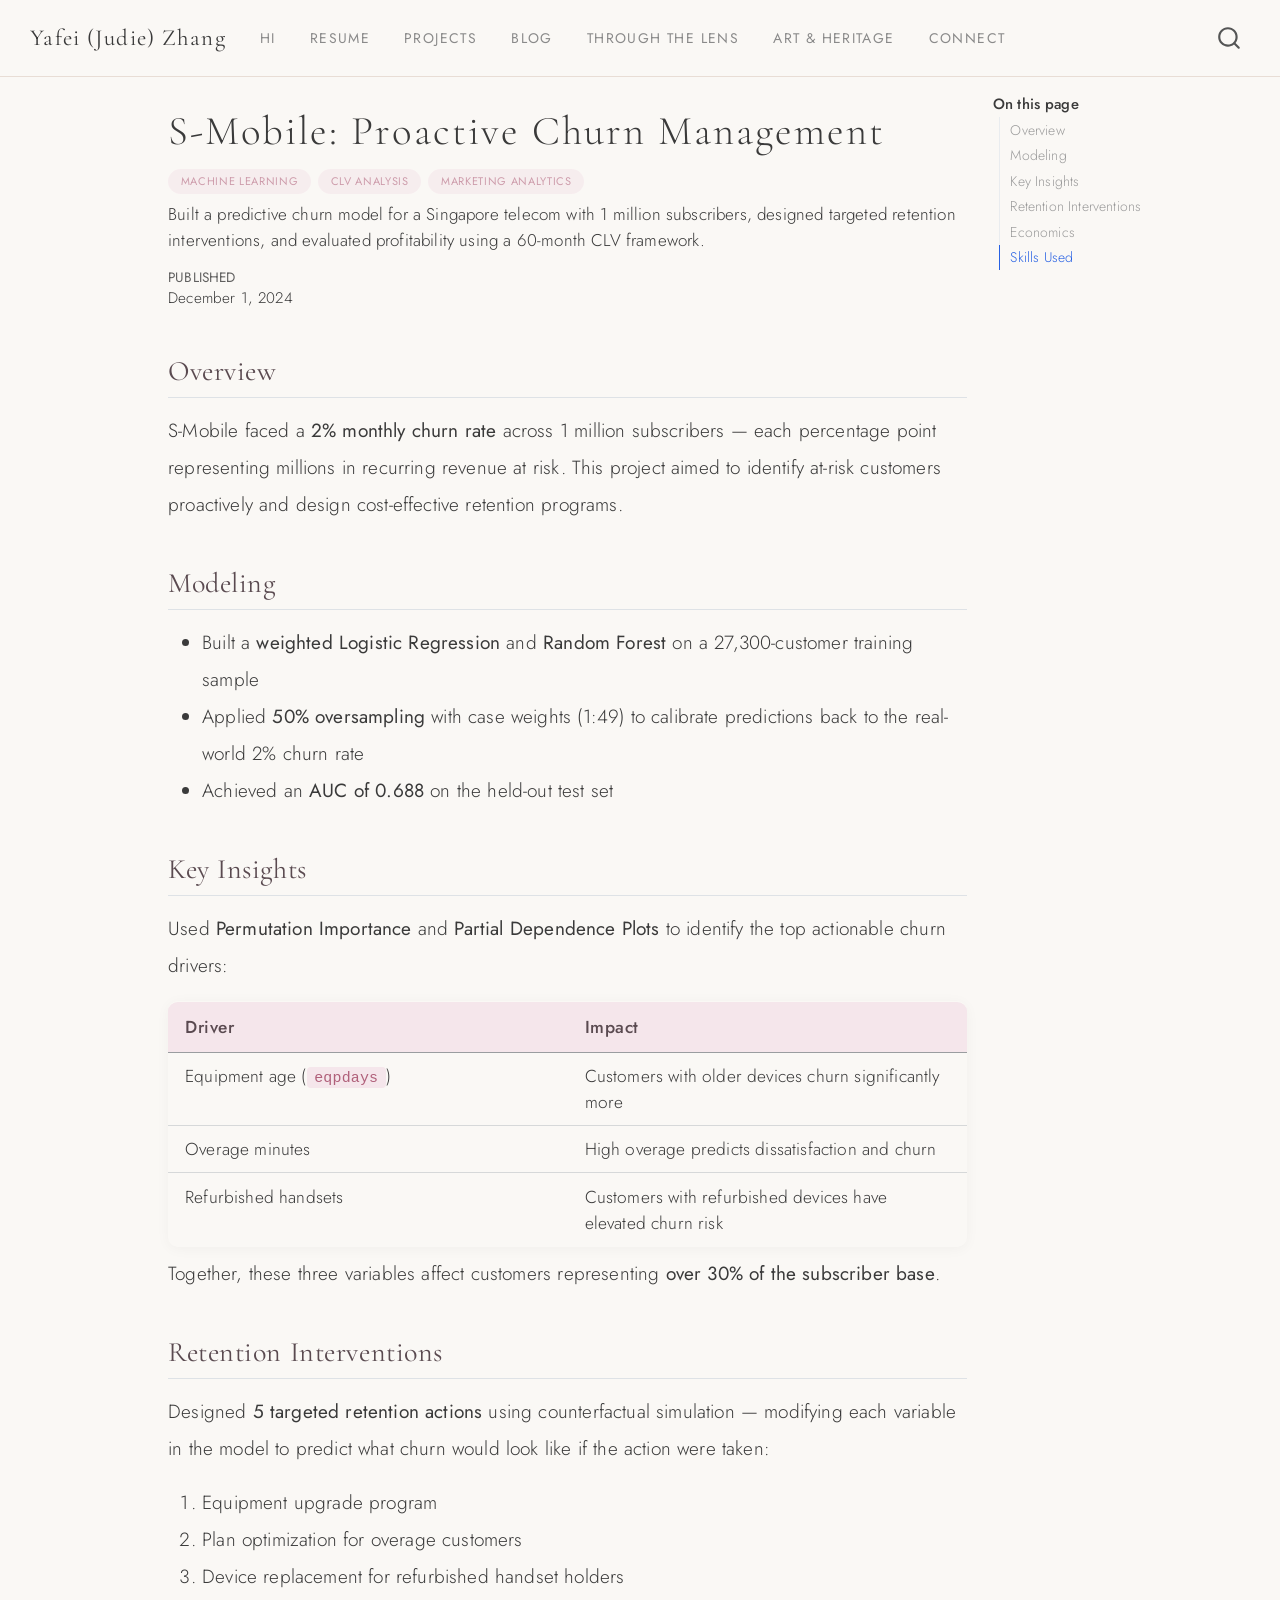
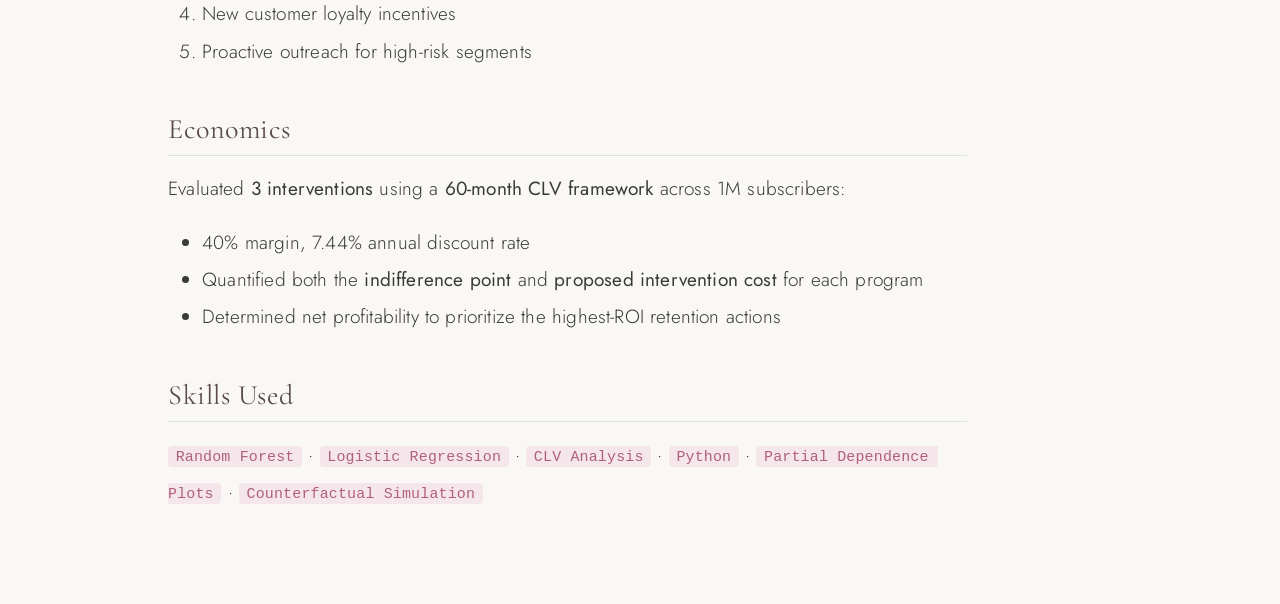
<file: docs/projects/project1/index.html>
<!DOCTYPE html>
<html xmlns="http://www.w3.org/1999/xhtml" lang="en" xml:lang="en"><head>

<meta charset="utf-8">
<meta name="generator" content="quarto-1.9.36">

<meta name="viewport" content="width=device-width, initial-scale=1.0, user-scalable=yes">

<meta name="dcterms.date" content="2024-12-01">
<meta name="description" content="Built a predictive churn model for a Singapore telecom with 1 million subscribers, designed targeted retention interventions, and evaluated profitability using a 60-month CLV framework.">

<title>S-Mobile: Proactive Churn Management – Yafei (Judie) Zhang</title>
<style>
/* Default styles provided by pandoc.
** See https://pandoc.org/MANUAL.html#variables-for-html for config info.
*/
code{white-space: pre-wrap;}
span.smallcaps{font-variant: small-caps;}
div.columns{display: flex; gap: min(4vw, 1.5em);}
div.column{flex: auto; overflow-x: auto;}
div.hanging-indent{margin-left: 1.5em; text-indent: -1.5em;}
ul.task-list{list-style: none;}
ul.task-list li input[type="checkbox"] {
  width: 0.8em;
  margin: 0 0.8em 0.2em -1em; /* quarto-specific, see https://github.com/quarto-dev/quarto-cli/issues/4556 */ 
  vertical-align: middle;
}
</style>


<script src="../../site_libs/quarto-nav/quarto-nav.js"></script>
<script src="../../site_libs/quarto-nav/headroom.min.js"></script>
<script src="../../site_libs/clipboard/clipboard.min.js"></script>
<script src="../../site_libs/quarto-search/autocomplete.umd.js"></script>
<script src="../../site_libs/quarto-search/fuse.min.js"></script>
<script src="../../site_libs/quarto-search/quarto-search.js"></script>
<meta name="quarto:offset" content="../../">
<link href="../../favicon.svg" rel="icon" type="image/svg+xml">
<script src="../../site_libs/quarto-html/quarto.js" type="module"></script>
<script src="../../site_libs/quarto-html/tabsets/tabsets.js" type="module"></script>
<script src="../../site_libs/quarto-html/popper.min.js"></script>
<script src="../../site_libs/quarto-html/tippy.umd.min.js"></script>
<script src="../../site_libs/quarto-html/anchor.min.js"></script>
<link href="../../site_libs/quarto-html/tippy.css" rel="stylesheet">
<link href="../../site_libs/quarto-html/quarto-syntax-highlighting-845c23b38eaddc0f92fda52bfe77a8c8.css" rel="stylesheet" id="quarto-text-highlighting-styles">
<script src="../../site_libs/bootstrap/bootstrap.min.js"></script>
<link href="../../site_libs/bootstrap/bootstrap-icons.css" rel="stylesheet">
<link href="../../site_libs/bootstrap/bootstrap-158031087360bce0ff56dc785ce39e06.min.css" rel="stylesheet" append-hash="true" id="quarto-bootstrap" data-mode="light">
<script id="quarto-search-options" type="application/json">{
  "location": "navbar",
  "copy-button": false,
  "collapse-after": 3,
  "panel-placement": "end",
  "type": "overlay",
  "limit": 50,
  "keyboard-shortcut": [
    "f",
    "/",
    "s"
  ],
  "show-item-context": false,
  "language": {
    "search-no-results-text": "No results",
    "search-matching-documents-text": "matching documents",
    "search-copy-link-title": "Copy link to search",
    "search-hide-matches-text": "Hide additional matches",
    "search-more-match-text": "more match in this document",
    "search-more-matches-text": "more matches in this document",
    "search-clear-button-title": "Clear",
    "search-text-placeholder": "",
    "search-detached-cancel-button-title": "Cancel",
    "search-submit-button-title": "Submit",
    "search-label": "Search"
  }
}</script>
<script async="" src="https://www.googletagmanager.com/gtag/js?id=G-XXXXXXXXXX"></script>

<script type="text/javascript">

window.dataLayer = window.dataLayer || [];
function gtag(){dataLayer.push(arguments);}
gtag('js', new Date());
gtag('config', 'G-XXXXXXXXXX', { 'anonymize_ip': true});
</script>


<link rel="stylesheet" href="../../styles.css">
<meta property="og:title" content="S-Mobile: Proactive Churn Management – Yafei (Judie) Zhang">
<meta property="og:description" content="Built a predictive churn model for a Singapore telecom with 1 million subscribers, designed targeted retention interventions, and evaluated profitability using a 60-month CLV framework.">
<meta property="og:site_name" content="Yafei (Judie) Zhang">
<meta property="og:locale" content="en_US">
<meta name="twitter:title" content="S-Mobile: Proactive Churn Management – Yafei (Judie) Zhang">
<meta name="twitter:description" content="Built a predictive churn model for a Singapore telecom with 1 million subscribers, designed targeted retention interventions, and evaluated profitability using a 60-month CLV framework.">
<meta name="twitter:card" content="summary_large_image">
</head>

<body class="nav-fixed quarto-light">

<div id="quarto-search-results"></div>
  <header id="quarto-header" class="headroom fixed-top">
    <nav class="navbar navbar-expand-lg " data-bs-theme="dark">
      <div class="navbar-container container-fluid">
      <div class="navbar-brand-container mx-auto">
    <a class="navbar-brand" href="../../index.html">
    <span class="navbar-title">Yafei (Judie) Zhang</span>
    </a>
  </div>
            <div id="quarto-search" class="" title="Search"></div>
          <button class="navbar-toggler" type="button" data-bs-toggle="collapse" data-bs-target="#navbarCollapse" aria-controls="navbarCollapse" role="menu" aria-expanded="false" aria-label="Toggle navigation" onclick="if (window.quartoToggleHeadroom) { window.quartoToggleHeadroom(); }">
  <span class="navbar-toggler-icon"></span>
</button>
          <div class="collapse navbar-collapse" id="navbarCollapse">
            <ul class="navbar-nav navbar-nav-scroll me-auto">
  <li class="nav-item">
    <a class="nav-link" href="../../index.html"> 
<span class="menu-text">Hi</span></a>
  </li>  
  <li class="nav-item">
    <a class="nav-link" href="../../cv.html"> 
<span class="menu-text">Resume</span></a>
  </li>  
  <li class="nav-item">
    <a class="nav-link" href="../../projects.html"> 
<span class="menu-text">Projects</span></a>
  </li>  
  <li class="nav-item">
    <a class="nav-link" href="../../blog.html"> 
<span class="menu-text">Blog</span></a>
  </li>  
  <li class="nav-item">
    <a class="nav-link" href="../../lens.html"> 
<span class="menu-text">Through the Lens</span></a>
  </li>  
  <li class="nav-item">
    <a class="nav-link" href="../../art.html"> 
<span class="menu-text">Art &amp; Heritage</span></a>
  </li>  
  <li class="nav-item">
    <a class="nav-link" href="../../connect.html"> 
<span class="menu-text">Connect</span></a>
  </li>  
</ul>
          </div> <!-- /navcollapse -->
            <div class="quarto-navbar-tools">
</div>
      </div> <!-- /container-fluid -->
    </nav>
</header>
<!-- content -->
<div id="quarto-content" class="quarto-container page-columns page-rows-contents page-layout-article page-navbar">
<!-- sidebar -->
<!-- margin-sidebar -->
    <div id="quarto-margin-sidebar" class="sidebar margin-sidebar">
        <nav id="TOC" role="doc-toc" class="toc-active">
    <h2 id="toc-title">On this page</h2>
   
  <ul>
  <li><a href="#overview" id="toc-overview" class="nav-link active" data-scroll-target="#overview">Overview</a></li>
  <li><a href="#modeling" id="toc-modeling" class="nav-link" data-scroll-target="#modeling">Modeling</a></li>
  <li><a href="#key-insights" id="toc-key-insights" class="nav-link" data-scroll-target="#key-insights">Key Insights</a></li>
  <li><a href="#retention-interventions" id="toc-retention-interventions" class="nav-link" data-scroll-target="#retention-interventions">Retention Interventions</a></li>
  <li><a href="#economics" id="toc-economics" class="nav-link" data-scroll-target="#economics">Economics</a></li>
  <li><a href="#skills-used" id="toc-skills-used" class="nav-link" data-scroll-target="#skills-used">Skills Used</a></li>
  </ul>
</nav>
    </div>
<!-- main -->
<main class="content" id="quarto-document-content">

<header id="title-block-header" class="quarto-title-block default">
<div class="quarto-title">
<h1 class="title">S-Mobile: Proactive Churn Management</h1>
  <div class="quarto-categories">
    <div class="quarto-category">Machine Learning</div>
    <div class="quarto-category">CLV Analysis</div>
    <div class="quarto-category">Marketing Analytics</div>
  </div>
  </div>

<div>
  <div class="description">
    Built a predictive churn model for a Singapore telecom with 1 million subscribers, designed targeted retention interventions, and evaluated profitability using a 60-month CLV framework.
  </div>
</div>


<div class="quarto-title-meta">

    
    <div>
    <div class="quarto-title-meta-heading">Published</div>
    <div class="quarto-title-meta-contents">
      <p class="date">December 1, 2024</p>
    </div>
  </div>
  
    
  </div>
  


</header>


<section id="overview" class="level2">
<h2 class="anchored" data-anchor-id="overview">Overview</h2>
<p>S-Mobile faced a <strong>2% monthly churn rate</strong> across 1 million subscribers — each percentage point representing millions in recurring revenue at risk. This project aimed to identify at-risk customers proactively and design cost-effective retention programs.</p>
</section>
<section id="modeling" class="level2">
<h2 class="anchored" data-anchor-id="modeling">Modeling</h2>
<ul>
<li>Built a <strong>weighted Logistic Regression</strong> and <strong>Random Forest</strong> on a 27,300-customer training sample</li>
<li>Applied <strong>50% oversampling</strong> with case weights (1:49) to calibrate predictions back to the real-world 2% churn rate</li>
<li>Achieved an <strong>AUC of 0.688</strong> on the held-out test set</li>
</ul>
</section>
<section id="key-insights" class="level2">
<h2 class="anchored" data-anchor-id="key-insights">Key Insights</h2>
<p>Used <strong>Permutation Importance</strong> and <strong>Partial Dependence Plots</strong> to identify the top actionable churn drivers:</p>
<table class="caption-top table">
<colgroup>
<col style="width: 50%">
<col style="width: 50%">
</colgroup>
<thead>
<tr class="header">
<th>Driver</th>
<th>Impact</th>
</tr>
</thead>
<tbody>
<tr class="odd">
<td>Equipment age (<code>eqpdays</code>)</td>
<td>Customers with older devices churn significantly more</td>
</tr>
<tr class="even">
<td>Overage minutes</td>
<td>High overage predicts dissatisfaction and churn</td>
</tr>
<tr class="odd">
<td>Refurbished handsets</td>
<td>Customers with refurbished devices have elevated churn risk</td>
</tr>
</tbody>
</table>
<p>Together, these three variables affect customers representing <strong>over 30% of the subscriber base</strong>.</p>
</section>
<section id="retention-interventions" class="level2">
<h2 class="anchored" data-anchor-id="retention-interventions">Retention Interventions</h2>
<p>Designed <strong>5 targeted retention actions</strong> using counterfactual simulation — modifying each variable in the model to predict what churn would look like if the action were taken:</p>
<ol type="1">
<li>Equipment upgrade program</li>
<li>Plan optimization for overage customers</li>
<li>Device replacement for refurbished handset holders</li>
<li>New customer loyalty incentives</li>
<li>Proactive outreach for high-risk segments</li>
</ol>
</section>
<section id="economics" class="level2">
<h2 class="anchored" data-anchor-id="economics">Economics</h2>
<p>Evaluated <strong>3 interventions</strong> using a <strong>60-month CLV framework</strong> across 1M subscribers:</p>
<ul>
<li>40% margin, 7.44% annual discount rate</li>
<li>Quantified both the <strong>indifference point</strong> and <strong>proposed intervention cost</strong> for each program</li>
<li>Determined net profitability to prioritize the highest-ROI retention actions</li>
</ul>
</section>
<section id="skills-used" class="level2">
<h2 class="anchored" data-anchor-id="skills-used">Skills Used</h2>
<p><code>Random Forest</code> · <code>Logistic Regression</code> · <code>CLV Analysis</code> · <code>Python</code> · <code>Partial Dependence Plots</code> · <code>Counterfactual Simulation</code></p>


</section>

</main> <!-- /main -->
<script id="quarto-html-after-body" type="application/javascript">
  window.document.addEventListener("DOMContentLoaded", function (event) {
    const icon = "";
    const anchorJS = new window.AnchorJS();
    anchorJS.options = {
      placement: 'right',
      icon: icon
    };
    anchorJS.add('.anchored');
    const isCodeAnnotation = (el) => {
      for (const clz of el.classList) {
        if (clz.startsWith('code-annotation-')) {                     
          return true;
        }
      }
      return false;
    }
    const onCopySuccess = function(e) {
      // button target
      const button = e.trigger;
      // don't keep focus
      button.blur();
      // flash "checked"
      button.classList.add('code-copy-button-checked');
      var currentTitle = button.getAttribute("title");
      button.setAttribute("title", "Copied!");
      let tooltip;
      if (window.bootstrap) {
        button.setAttribute("data-bs-toggle", "tooltip");
        button.setAttribute("data-bs-placement", "left");
        button.setAttribute("data-bs-title", "Copied!");
        tooltip = new bootstrap.Tooltip(button, 
          { trigger: "manual", 
            customClass: "code-copy-button-tooltip",
            offset: [0, -8]});
        tooltip.show();    
      }
      setTimeout(function() {
        if (tooltip) {
          tooltip.hide();
          button.removeAttribute("data-bs-title");
          button.removeAttribute("data-bs-toggle");
          button.removeAttribute("data-bs-placement");
        }
        button.setAttribute("title", currentTitle);
        button.classList.remove('code-copy-button-checked');
      }, 1000);
      // clear code selection
      e.clearSelection();
    }
    const getTextToCopy = function(trigger) {
      const outerScaffold = trigger.parentElement.cloneNode(true);
      const codeEl = outerScaffold.querySelector('code');
      for (const childEl of codeEl.children) {
        if (isCodeAnnotation(childEl)) {
          childEl.remove();
        }
      }
      return codeEl.innerText;
    }
    const clipboard = new window.ClipboardJS('.code-copy-button:not([data-in-quarto-modal])', {
      text: getTextToCopy
    });
    clipboard.on('success', onCopySuccess);
    if (window.document.getElementById('quarto-embedded-source-code-modal')) {
      const clipboardModal = new window.ClipboardJS('.code-copy-button[data-in-quarto-modal]', {
        text: getTextToCopy,
        container: window.document.getElementById('quarto-embedded-source-code-modal')
      });
      clipboardModal.on('success', onCopySuccess);
    }
      var localhostRegex = new RegExp(/^(?:http|https):\/\/localhost\:?[0-9]*\//);
      var mailtoRegex = new RegExp(/^mailto:/);
        var filterRegex = new RegExp("https:\/\/rsm-yaz133\.github\.io\/Yafei-Zhang-Personal-Website-");
      var isInternal = (href) => {
          return filterRegex.test(href) || localhostRegex.test(href) || mailtoRegex.test(href);
      }
      // Inspect non-navigation links and adorn them if external
     var links = window.document.querySelectorAll('a[href]:not(.nav-link):not(.navbar-brand):not(.toc-action):not(.sidebar-link):not(.sidebar-item-toggle):not(.pagination-link):not(.no-external):not([aria-hidden]):not(.dropdown-item):not(.quarto-navigation-tool):not(.about-link)');
      for (var i=0; i<links.length; i++) {
        const link = links[i];
        if (!isInternal(link.href)) {
          // undo the damage that might have been done by quarto-nav.js in the case of
          // links that we want to consider external
          if (link.dataset.originalHref !== undefined) {
            link.href = link.dataset.originalHref;
          }
        }
      }
    function tippyHover(el, contentFn, onTriggerFn, onUntriggerFn) {
      const config = {
        allowHTML: true,
        maxWidth: 500,
        delay: 100,
        arrow: false,
        appendTo: function(el) {
            return el.parentElement;
        },
        interactive: true,
        interactiveBorder: 10,
        theme: 'quarto',
        placement: 'bottom-start',
      };
      if (contentFn) {
        config.content = contentFn;
      }
      if (onTriggerFn) {
        config.onTrigger = onTriggerFn;
      }
      if (onUntriggerFn) {
        config.onUntrigger = onUntriggerFn;
      }
      window.tippy(el, config); 
    }
    const noterefs = window.document.querySelectorAll('a[role="doc-noteref"]');
    for (var i=0; i<noterefs.length; i++) {
      const ref = noterefs[i];
      tippyHover(ref, function() {
        // use id or data attribute instead here
        let href = ref.getAttribute('data-footnote-href') || ref.getAttribute('href');
        try { href = new URL(href).hash; } catch {}
        const id = href.replace(/^#\/?/, "");
        const note = window.document.getElementById(id);
        if (note) {
          return note.innerHTML;
        } else {
          return "";
        }
      });
    }
    const xrefs = window.document.querySelectorAll('a.quarto-xref');
    const processXRef = (id, note) => {
      // Strip column container classes
      const stripColumnClz = (el) => {
        el.classList.remove("page-full", "page-columns");
        if (el.children) {
          for (const child of el.children) {
            stripColumnClz(child);
          }
        }
      }
      stripColumnClz(note)
      if (id === null || id.startsWith('sec-')) {
        // Special case sections, only their first couple elements
        const container = document.createElement("div");
        if (note.children && note.children.length > 2) {
          container.appendChild(note.children[0].cloneNode(true));
          for (let i = 1; i < note.children.length; i++) {
            const child = note.children[i];
            if (child.tagName === "P" && child.innerText === "") {
              continue;
            } else {
              container.appendChild(child.cloneNode(true));
              break;
            }
          }
          if (window.Quarto?.typesetMath) {
            window.Quarto.typesetMath(container);
          }
          return container.innerHTML
        } else {
          if (window.Quarto?.typesetMath) {
            window.Quarto.typesetMath(note);
          }
          return note.innerHTML;
        }
      } else {
        // Remove any anchor links if they are present
        const anchorLink = note.querySelector('a.anchorjs-link');
        if (anchorLink) {
          anchorLink.remove();
        }
        if (window.Quarto?.typesetMath) {
          window.Quarto.typesetMath(note);
        }
        if (note.classList.contains("callout")) {
          return note.outerHTML;
        } else {
          return note.innerHTML;
        }
      }
    }
    for (var i=0; i<xrefs.length; i++) {
      const xref = xrefs[i];
      tippyHover(xref, undefined, function(instance) {
        instance.disable();
        let url = xref.getAttribute('href');
        let hash = undefined; 
        if (url.startsWith('#')) {
          hash = url;
        } else {
          try { hash = new URL(url).hash; } catch {}
        }
        if (hash) {
          const id = hash.replace(/^#\/?/, "");
          const note = window.document.getElementById(id);
          if (note !== null) {
            try {
              const html = processXRef(id, note.cloneNode(true));
              instance.setContent(html);
            } finally {
              instance.enable();
              instance.show();
            }
          } else {
            // See if we can fetch this
            fetch(url.split('#')[0])
            .then(res => res.text())
            .then(html => {
              const parser = new DOMParser();
              const htmlDoc = parser.parseFromString(html, "text/html");
              const note = htmlDoc.getElementById(id);
              if (note !== null) {
                const html = processXRef(id, note);
                instance.setContent(html);
              } 
            }).finally(() => {
              instance.enable();
              instance.show();
            });
          }
        } else {
          // See if we can fetch a full url (with no hash to target)
          // This is a special case and we should probably do some content thinning / targeting
          fetch(url)
          .then(res => res.text())
          .then(html => {
            const parser = new DOMParser();
            const htmlDoc = parser.parseFromString(html, "text/html");
            const note = htmlDoc.querySelector('main.content');
            if (note !== null) {
              // This should only happen for chapter cross references
              // (since there is no id in the URL)
              // remove the first header
              if (note.children.length > 0 && note.children[0].tagName === "HEADER") {
                note.children[0].remove();
              }
              const html = processXRef(null, note);
              instance.setContent(html);
            } 
          }).finally(() => {
            instance.enable();
            instance.show();
          });
        }
      }, function(instance) {
      });
    }
        let selectedAnnoteEl;
        const selectorForAnnotation = ( cell, annotation) => {
          let cellAttr = 'data-code-cell="' + cell + '"';
          let lineAttr = 'data-code-annotation="' +  annotation + '"';
          const selector = 'span[' + cellAttr + '][' + lineAttr + ']';
          return selector;
        }
        const selectCodeLines = (annoteEl) => {
          const doc = window.document;
          const targetCell = annoteEl.getAttribute("data-target-cell");
          const targetAnnotation = annoteEl.getAttribute("data-target-annotation");
          const annoteSpan = window.document.querySelector(selectorForAnnotation(targetCell, targetAnnotation));
          const lines = annoteSpan.getAttribute("data-code-lines").split(",");
          const lineIds = lines.map((line) => {
            return targetCell + "-" + line;
          })
          let top = null;
          let height = null;
          let parent = null;
          if (lineIds.length > 0) {
              //compute the position of the single el (top and bottom and make a div)
              const el = window.document.getElementById(lineIds[0]);
              top = el.offsetTop;
              height = el.offsetHeight;
              parent = el.parentElement.parentElement;
            if (lineIds.length > 1) {
              const lastEl = window.document.getElementById(lineIds[lineIds.length - 1]);
              const bottom = lastEl.offsetTop + lastEl.offsetHeight;
              height = bottom - top;
            }
            if (top !== null && height !== null && parent !== null) {
              // cook up a div (if necessary) and position it 
              let div = window.document.getElementById("code-annotation-line-highlight");
              if (div === null) {
                div = window.document.createElement("div");
                div.setAttribute("id", "code-annotation-line-highlight");
                div.style.position = 'absolute';
                parent.appendChild(div);
              }
              div.style.top = top - 2 + "px";
              div.style.height = height + 4 + "px";
              div.style.left = 0;
              let gutterDiv = window.document.getElementById("code-annotation-line-highlight-gutter");
              if (gutterDiv === null) {
                gutterDiv = window.document.createElement("div");
                gutterDiv.setAttribute("id", "code-annotation-line-highlight-gutter");
                gutterDiv.style.position = 'absolute';
                const codeCell = window.document.getElementById(targetCell);
                const gutter = codeCell.querySelector('.code-annotation-gutter');
                gutter.appendChild(gutterDiv);
              }
              gutterDiv.style.top = top - 2 + "px";
              gutterDiv.style.height = height + 4 + "px";
            }
            selectedAnnoteEl = annoteEl;
          }
        };
        const unselectCodeLines = () => {
          const elementsIds = ["code-annotation-line-highlight", "code-annotation-line-highlight-gutter"];
          elementsIds.forEach((elId) => {
            const div = window.document.getElementById(elId);
            if (div) {
              div.remove();
            }
          });
          selectedAnnoteEl = undefined;
        };
          // Handle positioning of the toggle
      window.addEventListener(
        "resize",
        throttle(() => {
          elRect = undefined;
          if (selectedAnnoteEl) {
            selectCodeLines(selectedAnnoteEl);
          }
        }, 10)
      );
      function throttle(fn, ms) {
      let throttle = false;
      let timer;
        return (...args) => {
          if(!throttle) { // first call gets through
              fn.apply(this, args);
              throttle = true;
          } else { // all the others get throttled
              if(timer) clearTimeout(timer); // cancel #2
              timer = setTimeout(() => {
                fn.apply(this, args);
                timer = throttle = false;
              }, ms);
          }
        };
      }
        // Attach click handler to the DT
        const annoteDls = window.document.querySelectorAll('dt[data-target-cell]');
        for (const annoteDlNode of annoteDls) {
          annoteDlNode.addEventListener('click', (event) => {
            const clickedEl = event.target;
            if (clickedEl !== selectedAnnoteEl) {
              unselectCodeLines();
              const activeEl = window.document.querySelector('dt[data-target-cell].code-annotation-active');
              if (activeEl) {
                activeEl.classList.remove('code-annotation-active');
              }
              selectCodeLines(clickedEl);
              clickedEl.classList.add('code-annotation-active');
            } else {
              // Unselect the line
              unselectCodeLines();
              clickedEl.classList.remove('code-annotation-active');
            }
          });
        }
    const findCites = (el) => {
      const parentEl = el.parentElement;
      if (parentEl) {
        const cites = parentEl.dataset.cites;
        if (cites) {
          return {
            el,
            cites: cites.split(' ')
          };
        } else {
          return findCites(el.parentElement)
        }
      } else {
        return undefined;
      }
    };
    var bibliorefs = window.document.querySelectorAll('a[role="doc-biblioref"]');
    for (var i=0; i<bibliorefs.length; i++) {
      const ref = bibliorefs[i];
      const citeInfo = findCites(ref);
      if (citeInfo) {
        tippyHover(citeInfo.el, function() {
          var popup = window.document.createElement('div');
          citeInfo.cites.forEach(function(cite) {
            var citeDiv = window.document.createElement('div');
            citeDiv.classList.add('hanging-indent');
            citeDiv.classList.add('csl-entry');
            var biblioDiv = window.document.getElementById('ref-' + cite);
            if (biblioDiv) {
              citeDiv.innerHTML = biblioDiv.innerHTML;
            }
            popup.appendChild(citeDiv);
          });
          return popup.innerHTML;
        });
      }
    }
  });
  </script>
</div> <!-- /content -->




</body></html>
</file>
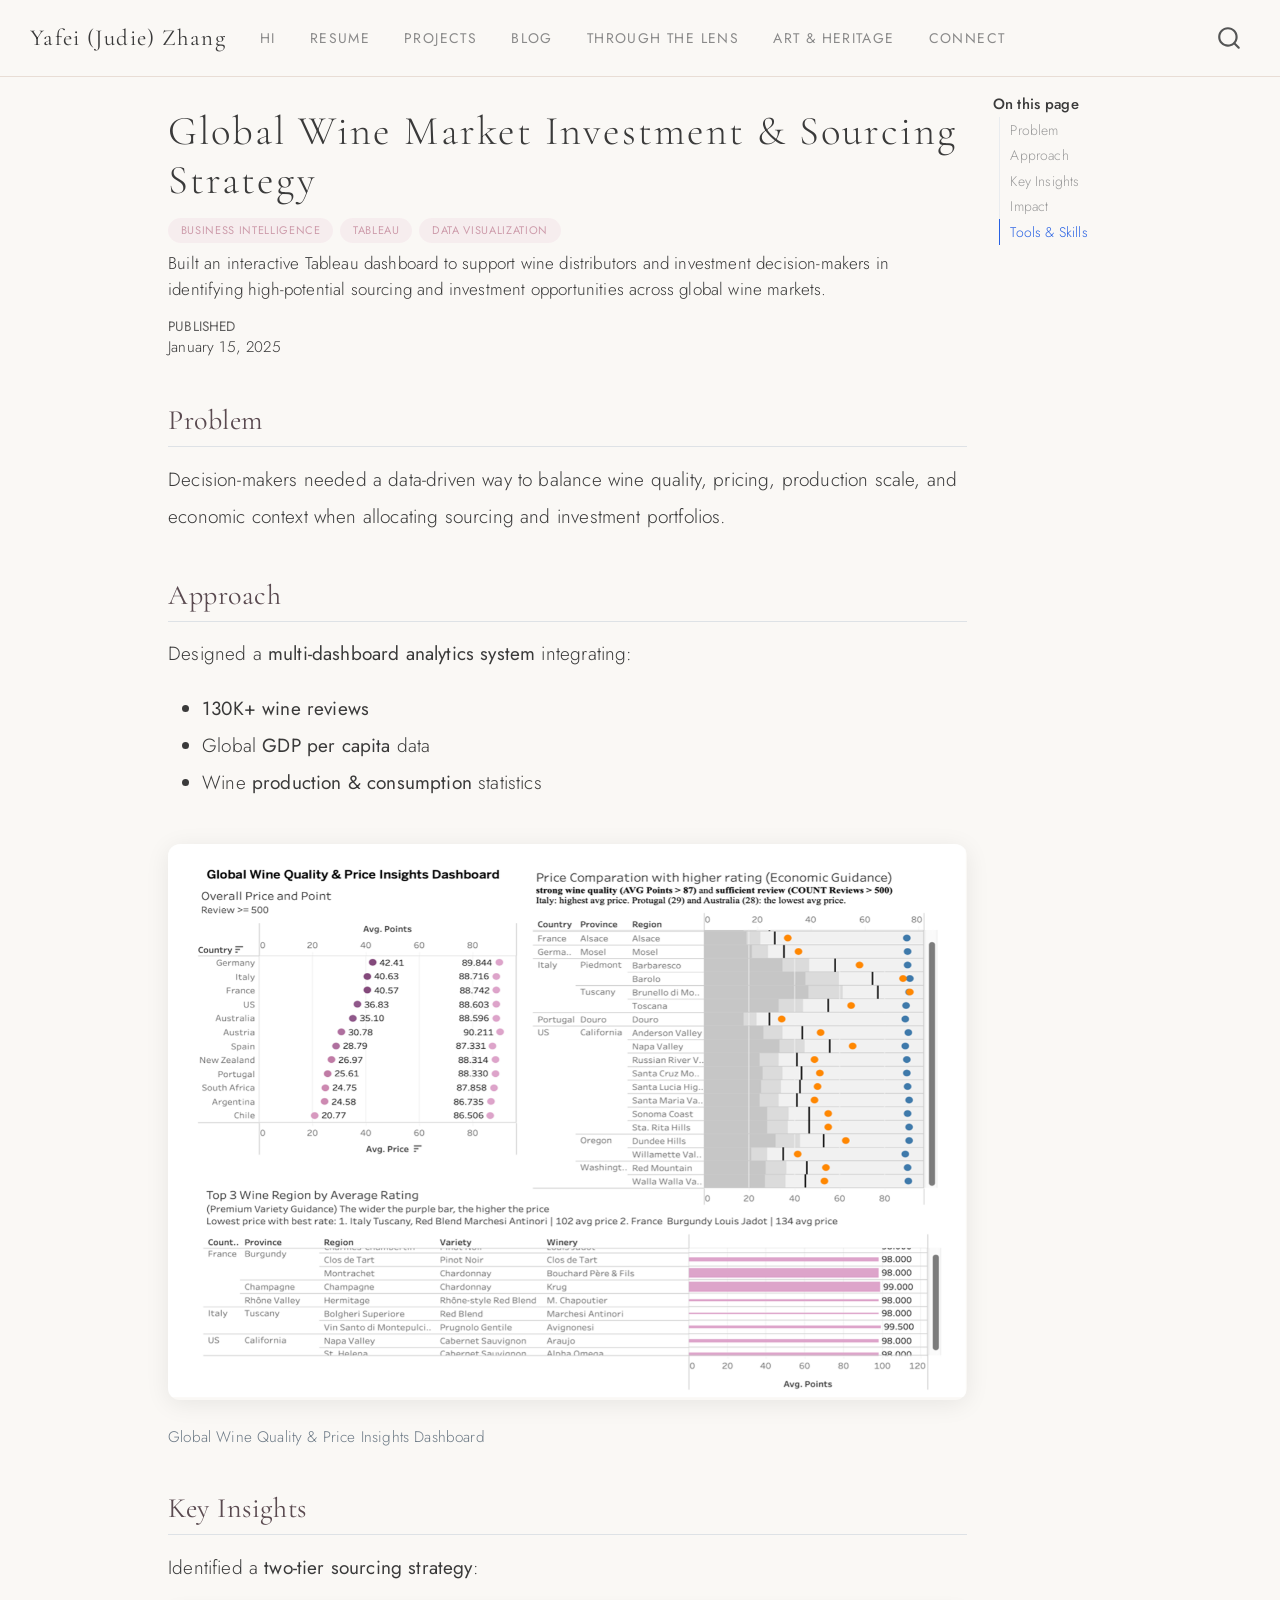
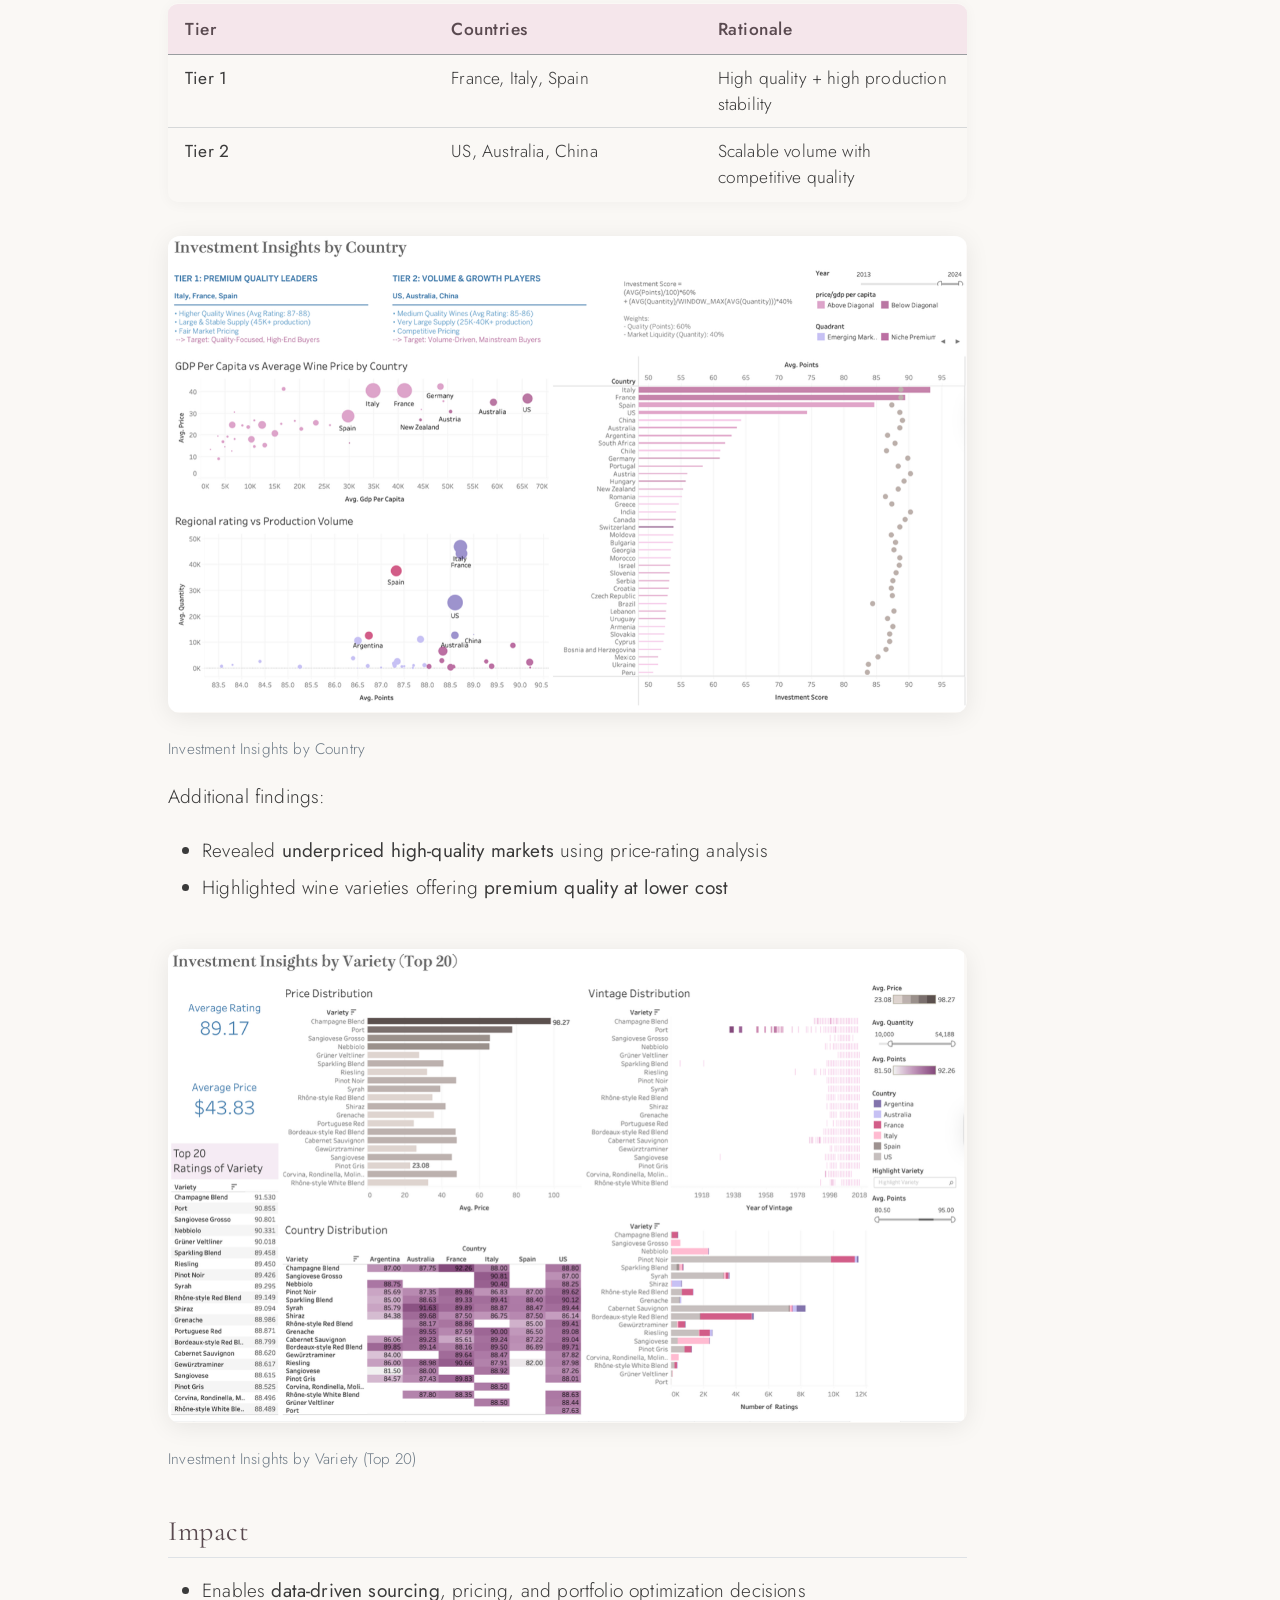
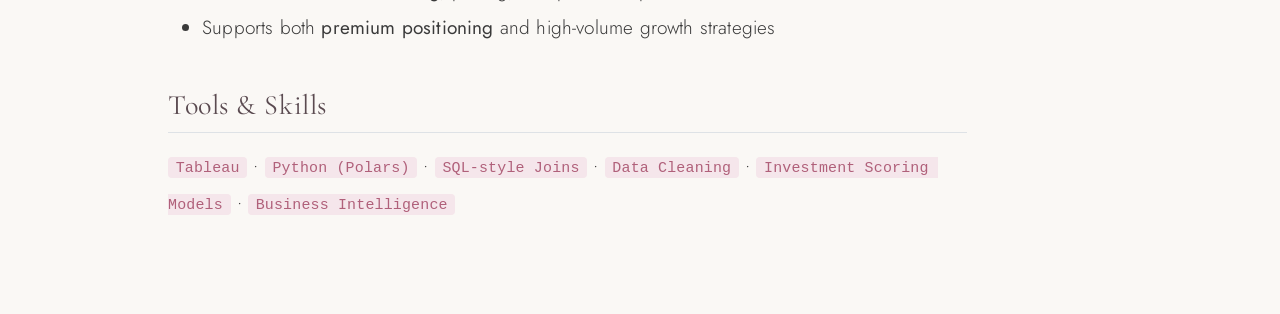
<file: docs/projects/project2/index.html>
<!DOCTYPE html>
<html xmlns="http://www.w3.org/1999/xhtml" lang="en" xml:lang="en"><head>

<meta charset="utf-8">
<meta name="generator" content="quarto-1.9.36">

<meta name="viewport" content="width=device-width, initial-scale=1.0, user-scalable=yes">

<meta name="dcterms.date" content="2025-01-15">
<meta name="description" content="Built an interactive Tableau dashboard to support wine distributors and investment decision-makers in identifying high-potential sourcing and investment opportunities across global wine markets.">

<title>Global Wine Market Investment &amp; Sourcing Strategy – Yafei (Judie) Zhang</title>
<style>
/* Default styles provided by pandoc.
** See https://pandoc.org/MANUAL.html#variables-for-html for config info.
*/
code{white-space: pre-wrap;}
span.smallcaps{font-variant: small-caps;}
div.columns{display: flex; gap: min(4vw, 1.5em);}
div.column{flex: auto; overflow-x: auto;}
div.hanging-indent{margin-left: 1.5em; text-indent: -1.5em;}
ul.task-list{list-style: none;}
ul.task-list li input[type="checkbox"] {
  width: 0.8em;
  margin: 0 0.8em 0.2em -1em; /* quarto-specific, see https://github.com/quarto-dev/quarto-cli/issues/4556 */ 
  vertical-align: middle;
}
</style>


<script src="../../site_libs/quarto-nav/quarto-nav.js"></script>
<script src="../../site_libs/quarto-nav/headroom.min.js"></script>
<script src="../../site_libs/clipboard/clipboard.min.js"></script>
<script src="../../site_libs/quarto-search/autocomplete.umd.js"></script>
<script src="../../site_libs/quarto-search/fuse.min.js"></script>
<script src="../../site_libs/quarto-search/quarto-search.js"></script>
<meta name="quarto:offset" content="../../">
<link href="../../favicon.svg" rel="icon" type="image/svg+xml">
<script src="../../site_libs/quarto-html/quarto.js" type="module"></script>
<script src="../../site_libs/quarto-html/tabsets/tabsets.js" type="module"></script>
<script src="../../site_libs/quarto-html/popper.min.js"></script>
<script src="../../site_libs/quarto-html/tippy.umd.min.js"></script>
<script src="../../site_libs/quarto-html/anchor.min.js"></script>
<link href="../../site_libs/quarto-html/tippy.css" rel="stylesheet">
<link href="../../site_libs/quarto-html/quarto-syntax-highlighting-845c23b38eaddc0f92fda52bfe77a8c8.css" rel="stylesheet" id="quarto-text-highlighting-styles">
<script src="../../site_libs/bootstrap/bootstrap.min.js"></script>
<link href="../../site_libs/bootstrap/bootstrap-icons.css" rel="stylesheet">
<link href="../../site_libs/bootstrap/bootstrap-158031087360bce0ff56dc785ce39e06.min.css" rel="stylesheet" append-hash="true" id="quarto-bootstrap" data-mode="light">
<script id="quarto-search-options" type="application/json">{
  "location": "navbar",
  "copy-button": false,
  "collapse-after": 3,
  "panel-placement": "end",
  "type": "overlay",
  "limit": 50,
  "keyboard-shortcut": [
    "f",
    "/",
    "s"
  ],
  "show-item-context": false,
  "language": {
    "search-no-results-text": "No results",
    "search-matching-documents-text": "matching documents",
    "search-copy-link-title": "Copy link to search",
    "search-hide-matches-text": "Hide additional matches",
    "search-more-match-text": "more match in this document",
    "search-more-matches-text": "more matches in this document",
    "search-clear-button-title": "Clear",
    "search-text-placeholder": "",
    "search-detached-cancel-button-title": "Cancel",
    "search-submit-button-title": "Submit",
    "search-label": "Search"
  }
}</script>
<script async="" src="https://www.googletagmanager.com/gtag/js?id=G-XXXXXXXXXX"></script>

<script type="text/javascript">

window.dataLayer = window.dataLayer || [];
function gtag(){dataLayer.push(arguments);}
gtag('js', new Date());
gtag('config', 'G-XXXXXXXXXX', { 'anonymize_ip': true});
</script>


<link rel="stylesheet" href="../../styles.css">
<meta property="og:title" content="Global Wine Market Investment &amp; Sourcing Strategy – Yafei (Judie) Zhang">
<meta property="og:description" content="Built an interactive Tableau dashboard to support wine distributors and investment decision-makers in identifying high-potential sourcing and investment opportunities across global wine markets.">
<meta property="og:image" content="https://rsm-yaz133.github.io/Yafei-Zhang-Personal-Website-/Picture1.png">
<meta property="og:site_name" content="Yafei (Judie) Zhang">
<meta property="og:locale" content="en_US">
<meta property="og:image:alt" content="Dashboard showing overall price and point analysis by country, price comparison with higher rating, and top wine regions by average rating">
<meta property="og:image:height" content="953">
<meta property="og:image:width" content="1368">
<meta name="twitter:title" content="Global Wine Market Investment &amp; Sourcing Strategy – Yafei (Judie) Zhang">
<meta name="twitter:description" content="Built an interactive Tableau dashboard to support wine distributors and investment decision-makers in identifying high-potential sourcing and investment opportunities across global wine markets.">
<meta name="twitter:image" content="https://rsm-yaz133.github.io/Yafei-Zhang-Personal-Website-/Picture1.png">
<meta name="twitter:card" content="summary_large_image">
<meta name="twitter:image:alt" content="Dashboard showing overall price and point analysis by country, price comparison with higher rating, and top wine regions by average rating">
<meta name="twitter:image-height" content="953">
<meta name="twitter:image-width" content="1368">
</head>

<body class="nav-fixed quarto-light">

<div id="quarto-search-results"></div>
  <header id="quarto-header" class="headroom fixed-top">
    <nav class="navbar navbar-expand-lg " data-bs-theme="dark">
      <div class="navbar-container container-fluid">
      <div class="navbar-brand-container mx-auto">
    <a class="navbar-brand" href="../../index.html">
    <span class="navbar-title">Yafei (Judie) Zhang</span>
    </a>
  </div>
            <div id="quarto-search" class="" title="Search"></div>
          <button class="navbar-toggler" type="button" data-bs-toggle="collapse" data-bs-target="#navbarCollapse" aria-controls="navbarCollapse" role="menu" aria-expanded="false" aria-label="Toggle navigation" onclick="if (window.quartoToggleHeadroom) { window.quartoToggleHeadroom(); }">
  <span class="navbar-toggler-icon"></span>
</button>
          <div class="collapse navbar-collapse" id="navbarCollapse">
            <ul class="navbar-nav navbar-nav-scroll me-auto">
  <li class="nav-item">
    <a class="nav-link" href="../../index.html"> 
<span class="menu-text">Hi</span></a>
  </li>  
  <li class="nav-item">
    <a class="nav-link" href="../../cv.html"> 
<span class="menu-text">Resume</span></a>
  </li>  
  <li class="nav-item">
    <a class="nav-link" href="../../projects.html"> 
<span class="menu-text">Projects</span></a>
  </li>  
  <li class="nav-item">
    <a class="nav-link" href="../../blog.html"> 
<span class="menu-text">Blog</span></a>
  </li>  
  <li class="nav-item">
    <a class="nav-link" href="../../lens.html"> 
<span class="menu-text">Through the Lens</span></a>
  </li>  
  <li class="nav-item">
    <a class="nav-link" href="../../art.html"> 
<span class="menu-text">Art &amp; Heritage</span></a>
  </li>  
  <li class="nav-item">
    <a class="nav-link" href="../../connect.html"> 
<span class="menu-text">Connect</span></a>
  </li>  
</ul>
          </div> <!-- /navcollapse -->
            <div class="quarto-navbar-tools">
</div>
      </div> <!-- /container-fluid -->
    </nav>
</header>
<!-- content -->
<div id="quarto-content" class="quarto-container page-columns page-rows-contents page-layout-article page-navbar">
<!-- sidebar -->
<!-- margin-sidebar -->
    <div id="quarto-margin-sidebar" class="sidebar margin-sidebar">
        <nav id="TOC" role="doc-toc" class="toc-active">
    <h2 id="toc-title">On this page</h2>
   
  <ul>
  <li><a href="#problem" id="toc-problem" class="nav-link active" data-scroll-target="#problem">Problem</a></li>
  <li><a href="#approach" id="toc-approach" class="nav-link" data-scroll-target="#approach">Approach</a></li>
  <li><a href="#key-insights" id="toc-key-insights" class="nav-link" data-scroll-target="#key-insights">Key Insights</a></li>
  <li><a href="#impact" id="toc-impact" class="nav-link" data-scroll-target="#impact">Impact</a></li>
  <li><a href="#tools-skills" id="toc-tools-skills" class="nav-link" data-scroll-target="#tools-skills">Tools &amp; Skills</a></li>
  </ul>
</nav>
    </div>
<!-- main -->
<main class="content" id="quarto-document-content">

<header id="title-block-header" class="quarto-title-block default">
<div class="quarto-title">
<h1 class="title">Global Wine Market Investment &amp; Sourcing Strategy</h1>
  <div class="quarto-categories">
    <div class="quarto-category">Business Intelligence</div>
    <div class="quarto-category">Tableau</div>
    <div class="quarto-category">Data Visualization</div>
  </div>
  </div>

<div>
  <div class="description">
    Built an interactive Tableau dashboard to support wine distributors and investment decision-makers in identifying high-potential sourcing and investment opportunities across global wine markets.
  </div>
</div>


<div class="quarto-title-meta">

    
    <div>
    <div class="quarto-title-meta-heading">Published</div>
    <div class="quarto-title-meta-contents">
      <p class="date">January 15, 2025</p>
    </div>
  </div>
  
    
  </div>
  


</header>


<section id="problem" class="level2">
<h2 class="anchored" data-anchor-id="problem">Problem</h2>
<p>Decision-makers needed a data-driven way to balance wine quality, pricing, production scale, and economic context when allocating sourcing and investment portfolios.</p>
</section>
<section id="approach" class="level2">
<h2 class="anchored" data-anchor-id="approach">Approach</h2>
<p>Designed a <strong>multi-dashboard analytics system</strong> integrating:</p>
<ul>
<li><strong>130K+ wine reviews</strong></li>
<li>Global <strong>GDP per capita</strong> data</li>
<li>Wine <strong>production &amp; consumption</strong> statistics</li>
</ul>
<div class="quarto-figure quarto-figure-center">
<figure class="figure">
<p><img src="../../Picture1.png" class="img-fluid figure-img" alt="Dashboard showing overall price and point analysis by country, price comparison with higher rating, and top wine regions by average rating"></p>
<figcaption>Global Wine Quality &amp; Price Insights Dashboard</figcaption>
</figure>
</div>
</section>
<section id="key-insights" class="level2">
<h2 class="anchored" data-anchor-id="key-insights">Key Insights</h2>
<p>Identified a <strong>two-tier sourcing strategy</strong>:</p>
<table class="caption-top table">
<colgroup>
<col style="width: 33%">
<col style="width: 33%">
<col style="width: 33%">
</colgroup>
<thead>
<tr class="header">
<th>Tier</th>
<th>Countries</th>
<th>Rationale</th>
</tr>
</thead>
<tbody>
<tr class="odd">
<td><strong>Tier 1</strong></td>
<td>France, Italy, Spain</td>
<td>High quality + high production stability</td>
</tr>
<tr class="even">
<td><strong>Tier 2</strong></td>
<td>US, Australia, China</td>
<td>Scalable volume with competitive quality</td>
</tr>
</tbody>
</table>
<div class="quarto-figure quarto-figure-center">
<figure class="figure">
<p><img src="../../Picture2.png" class="img-fluid figure-img" alt="Dashboard showing tier classification, GDP vs wine price scatter plot, and regional rating vs production volume analysis"></p>
<figcaption>Investment Insights by Country</figcaption>
</figure>
</div>
<p>Additional findings:</p>
<ul>
<li>Revealed <strong>underpriced high-quality markets</strong> using price-rating analysis</li>
<li>Highlighted wine varieties offering <strong>premium quality at lower cost</strong></li>
</ul>
<div class="quarto-figure quarto-figure-center">
<figure class="figure">
<p><img src="../../Picture3.png" class="img-fluid figure-img" alt="Dashboard showing price distribution, vintage distribution, country distribution, and top 20 variety ratings"></p>
<figcaption>Investment Insights by Variety (Top 20)</figcaption>
</figure>
</div>
</section>
<section id="impact" class="level2">
<h2 class="anchored" data-anchor-id="impact">Impact</h2>
<ul>
<li>Enables <strong>data-driven sourcing</strong>, pricing, and portfolio optimization decisions</li>
<li>Supports both <strong>premium positioning</strong> and high-volume growth strategies</li>
</ul>
</section>
<section id="tools-skills" class="level2">
<h2 class="anchored" data-anchor-id="tools-skills">Tools &amp; Skills</h2>
<p><code>Tableau</code> · <code>Python (Polars)</code> · <code>SQL-style Joins</code> · <code>Data Cleaning</code> · <code>Investment Scoring Models</code> · <code>Business Intelligence</code></p>


</section>

</main> <!-- /main -->
<script id="quarto-html-after-body" type="application/javascript">
  window.document.addEventListener("DOMContentLoaded", function (event) {
    const icon = "";
    const anchorJS = new window.AnchorJS();
    anchorJS.options = {
      placement: 'right',
      icon: icon
    };
    anchorJS.add('.anchored');
    const isCodeAnnotation = (el) => {
      for (const clz of el.classList) {
        if (clz.startsWith('code-annotation-')) {                     
          return true;
        }
      }
      return false;
    }
    const onCopySuccess = function(e) {
      // button target
      const button = e.trigger;
      // don't keep focus
      button.blur();
      // flash "checked"
      button.classList.add('code-copy-button-checked');
      var currentTitle = button.getAttribute("title");
      button.setAttribute("title", "Copied!");
      let tooltip;
      if (window.bootstrap) {
        button.setAttribute("data-bs-toggle", "tooltip");
        button.setAttribute("data-bs-placement", "left");
        button.setAttribute("data-bs-title", "Copied!");
        tooltip = new bootstrap.Tooltip(button, 
          { trigger: "manual", 
            customClass: "code-copy-button-tooltip",
            offset: [0, -8]});
        tooltip.show();    
      }
      setTimeout(function() {
        if (tooltip) {
          tooltip.hide();
          button.removeAttribute("data-bs-title");
          button.removeAttribute("data-bs-toggle");
          button.removeAttribute("data-bs-placement");
        }
        button.setAttribute("title", currentTitle);
        button.classList.remove('code-copy-button-checked');
      }, 1000);
      // clear code selection
      e.clearSelection();
    }
    const getTextToCopy = function(trigger) {
      const outerScaffold = trigger.parentElement.cloneNode(true);
      const codeEl = outerScaffold.querySelector('code');
      for (const childEl of codeEl.children) {
        if (isCodeAnnotation(childEl)) {
          childEl.remove();
        }
      }
      return codeEl.innerText;
    }
    const clipboard = new window.ClipboardJS('.code-copy-button:not([data-in-quarto-modal])', {
      text: getTextToCopy
    });
    clipboard.on('success', onCopySuccess);
    if (window.document.getElementById('quarto-embedded-source-code-modal')) {
      const clipboardModal = new window.ClipboardJS('.code-copy-button[data-in-quarto-modal]', {
        text: getTextToCopy,
        container: window.document.getElementById('quarto-embedded-source-code-modal')
      });
      clipboardModal.on('success', onCopySuccess);
    }
      var localhostRegex = new RegExp(/^(?:http|https):\/\/localhost\:?[0-9]*\//);
      var mailtoRegex = new RegExp(/^mailto:/);
        var filterRegex = new RegExp("https:\/\/rsm-yaz133\.github\.io\/Yafei-Zhang-Personal-Website-");
      var isInternal = (href) => {
          return filterRegex.test(href) || localhostRegex.test(href) || mailtoRegex.test(href);
      }
      // Inspect non-navigation links and adorn them if external
     var links = window.document.querySelectorAll('a[href]:not(.nav-link):not(.navbar-brand):not(.toc-action):not(.sidebar-link):not(.sidebar-item-toggle):not(.pagination-link):not(.no-external):not([aria-hidden]):not(.dropdown-item):not(.quarto-navigation-tool):not(.about-link)');
      for (var i=0; i<links.length; i++) {
        const link = links[i];
        if (!isInternal(link.href)) {
          // undo the damage that might have been done by quarto-nav.js in the case of
          // links that we want to consider external
          if (link.dataset.originalHref !== undefined) {
            link.href = link.dataset.originalHref;
          }
        }
      }
    function tippyHover(el, contentFn, onTriggerFn, onUntriggerFn) {
      const config = {
        allowHTML: true,
        maxWidth: 500,
        delay: 100,
        arrow: false,
        appendTo: function(el) {
            return el.parentElement;
        },
        interactive: true,
        interactiveBorder: 10,
        theme: 'quarto',
        placement: 'bottom-start',
      };
      if (contentFn) {
        config.content = contentFn;
      }
      if (onTriggerFn) {
        config.onTrigger = onTriggerFn;
      }
      if (onUntriggerFn) {
        config.onUntrigger = onUntriggerFn;
      }
      window.tippy(el, config); 
    }
    const noterefs = window.document.querySelectorAll('a[role="doc-noteref"]');
    for (var i=0; i<noterefs.length; i++) {
      const ref = noterefs[i];
      tippyHover(ref, function() {
        // use id or data attribute instead here
        let href = ref.getAttribute('data-footnote-href') || ref.getAttribute('href');
        try { href = new URL(href).hash; } catch {}
        const id = href.replace(/^#\/?/, "");
        const note = window.document.getElementById(id);
        if (note) {
          return note.innerHTML;
        } else {
          return "";
        }
      });
    }
    const xrefs = window.document.querySelectorAll('a.quarto-xref');
    const processXRef = (id, note) => {
      // Strip column container classes
      const stripColumnClz = (el) => {
        el.classList.remove("page-full", "page-columns");
        if (el.children) {
          for (const child of el.children) {
            stripColumnClz(child);
          }
        }
      }
      stripColumnClz(note)
      if (id === null || id.startsWith('sec-')) {
        // Special case sections, only their first couple elements
        const container = document.createElement("div");
        if (note.children && note.children.length > 2) {
          container.appendChild(note.children[0].cloneNode(true));
          for (let i = 1; i < note.children.length; i++) {
            const child = note.children[i];
            if (child.tagName === "P" && child.innerText === "") {
              continue;
            } else {
              container.appendChild(child.cloneNode(true));
              break;
            }
          }
          if (window.Quarto?.typesetMath) {
            window.Quarto.typesetMath(container);
          }
          return container.innerHTML
        } else {
          if (window.Quarto?.typesetMath) {
            window.Quarto.typesetMath(note);
          }
          return note.innerHTML;
        }
      } else {
        // Remove any anchor links if they are present
        const anchorLink = note.querySelector('a.anchorjs-link');
        if (anchorLink) {
          anchorLink.remove();
        }
        if (window.Quarto?.typesetMath) {
          window.Quarto.typesetMath(note);
        }
        if (note.classList.contains("callout")) {
          return note.outerHTML;
        } else {
          return note.innerHTML;
        }
      }
    }
    for (var i=0; i<xrefs.length; i++) {
      const xref = xrefs[i];
      tippyHover(xref, undefined, function(instance) {
        instance.disable();
        let url = xref.getAttribute('href');
        let hash = undefined; 
        if (url.startsWith('#')) {
          hash = url;
        } else {
          try { hash = new URL(url).hash; } catch {}
        }
        if (hash) {
          const id = hash.replace(/^#\/?/, "");
          const note = window.document.getElementById(id);
          if (note !== null) {
            try {
              const html = processXRef(id, note.cloneNode(true));
              instance.setContent(html);
            } finally {
              instance.enable();
              instance.show();
            }
          } else {
            // See if we can fetch this
            fetch(url.split('#')[0])
            .then(res => res.text())
            .then(html => {
              const parser = new DOMParser();
              const htmlDoc = parser.parseFromString(html, "text/html");
              const note = htmlDoc.getElementById(id);
              if (note !== null) {
                const html = processXRef(id, note);
                instance.setContent(html);
              } 
            }).finally(() => {
              instance.enable();
              instance.show();
            });
          }
        } else {
          // See if we can fetch a full url (with no hash to target)
          // This is a special case and we should probably do some content thinning / targeting
          fetch(url)
          .then(res => res.text())
          .then(html => {
            const parser = new DOMParser();
            const htmlDoc = parser.parseFromString(html, "text/html");
            const note = htmlDoc.querySelector('main.content');
            if (note !== null) {
              // This should only happen for chapter cross references
              // (since there is no id in the URL)
              // remove the first header
              if (note.children.length > 0 && note.children[0].tagName === "HEADER") {
                note.children[0].remove();
              }
              const html = processXRef(null, note);
              instance.setContent(html);
            } 
          }).finally(() => {
            instance.enable();
            instance.show();
          });
        }
      }, function(instance) {
      });
    }
        let selectedAnnoteEl;
        const selectorForAnnotation = ( cell, annotation) => {
          let cellAttr = 'data-code-cell="' + cell + '"';
          let lineAttr = 'data-code-annotation="' +  annotation + '"';
          const selector = 'span[' + cellAttr + '][' + lineAttr + ']';
          return selector;
        }
        const selectCodeLines = (annoteEl) => {
          const doc = window.document;
          const targetCell = annoteEl.getAttribute("data-target-cell");
          const targetAnnotation = annoteEl.getAttribute("data-target-annotation");
          const annoteSpan = window.document.querySelector(selectorForAnnotation(targetCell, targetAnnotation));
          const lines = annoteSpan.getAttribute("data-code-lines").split(",");
          const lineIds = lines.map((line) => {
            return targetCell + "-" + line;
          })
          let top = null;
          let height = null;
          let parent = null;
          if (lineIds.length > 0) {
              //compute the position of the single el (top and bottom and make a div)
              const el = window.document.getElementById(lineIds[0]);
              top = el.offsetTop;
              height = el.offsetHeight;
              parent = el.parentElement.parentElement;
            if (lineIds.length > 1) {
              const lastEl = window.document.getElementById(lineIds[lineIds.length - 1]);
              const bottom = lastEl.offsetTop + lastEl.offsetHeight;
              height = bottom - top;
            }
            if (top !== null && height !== null && parent !== null) {
              // cook up a div (if necessary) and position it 
              let div = window.document.getElementById("code-annotation-line-highlight");
              if (div === null) {
                div = window.document.createElement("div");
                div.setAttribute("id", "code-annotation-line-highlight");
                div.style.position = 'absolute';
                parent.appendChild(div);
              }
              div.style.top = top - 2 + "px";
              div.style.height = height + 4 + "px";
              div.style.left = 0;
              let gutterDiv = window.document.getElementById("code-annotation-line-highlight-gutter");
              if (gutterDiv === null) {
                gutterDiv = window.document.createElement("div");
                gutterDiv.setAttribute("id", "code-annotation-line-highlight-gutter");
                gutterDiv.style.position = 'absolute';
                const codeCell = window.document.getElementById(targetCell);
                const gutter = codeCell.querySelector('.code-annotation-gutter');
                gutter.appendChild(gutterDiv);
              }
              gutterDiv.style.top = top - 2 + "px";
              gutterDiv.style.height = height + 4 + "px";
            }
            selectedAnnoteEl = annoteEl;
          }
        };
        const unselectCodeLines = () => {
          const elementsIds = ["code-annotation-line-highlight", "code-annotation-line-highlight-gutter"];
          elementsIds.forEach((elId) => {
            const div = window.document.getElementById(elId);
            if (div) {
              div.remove();
            }
          });
          selectedAnnoteEl = undefined;
        };
          // Handle positioning of the toggle
      window.addEventListener(
        "resize",
        throttle(() => {
          elRect = undefined;
          if (selectedAnnoteEl) {
            selectCodeLines(selectedAnnoteEl);
          }
        }, 10)
      );
      function throttle(fn, ms) {
      let throttle = false;
      let timer;
        return (...args) => {
          if(!throttle) { // first call gets through
              fn.apply(this, args);
              throttle = true;
          } else { // all the others get throttled
              if(timer) clearTimeout(timer); // cancel #2
              timer = setTimeout(() => {
                fn.apply(this, args);
                timer = throttle = false;
              }, ms);
          }
        };
      }
        // Attach click handler to the DT
        const annoteDls = window.document.querySelectorAll('dt[data-target-cell]');
        for (const annoteDlNode of annoteDls) {
          annoteDlNode.addEventListener('click', (event) => {
            const clickedEl = event.target;
            if (clickedEl !== selectedAnnoteEl) {
              unselectCodeLines();
              const activeEl = window.document.querySelector('dt[data-target-cell].code-annotation-active');
              if (activeEl) {
                activeEl.classList.remove('code-annotation-active');
              }
              selectCodeLines(clickedEl);
              clickedEl.classList.add('code-annotation-active');
            } else {
              // Unselect the line
              unselectCodeLines();
              clickedEl.classList.remove('code-annotation-active');
            }
          });
        }
    const findCites = (el) => {
      const parentEl = el.parentElement;
      if (parentEl) {
        const cites = parentEl.dataset.cites;
        if (cites) {
          return {
            el,
            cites: cites.split(' ')
          };
        } else {
          return findCites(el.parentElement)
        }
      } else {
        return undefined;
      }
    };
    var bibliorefs = window.document.querySelectorAll('a[role="doc-biblioref"]');
    for (var i=0; i<bibliorefs.length; i++) {
      const ref = bibliorefs[i];
      const citeInfo = findCites(ref);
      if (citeInfo) {
        tippyHover(citeInfo.el, function() {
          var popup = window.document.createElement('div');
          citeInfo.cites.forEach(function(cite) {
            var citeDiv = window.document.createElement('div');
            citeDiv.classList.add('hanging-indent');
            citeDiv.classList.add('csl-entry');
            var biblioDiv = window.document.getElementById('ref-' + cite);
            if (biblioDiv) {
              citeDiv.innerHTML = biblioDiv.innerHTML;
            }
            popup.appendChild(citeDiv);
          });
          return popup.innerHTML;
        });
      }
    }
  });
  </script>
</div> <!-- /content -->




</body></html>
</file>
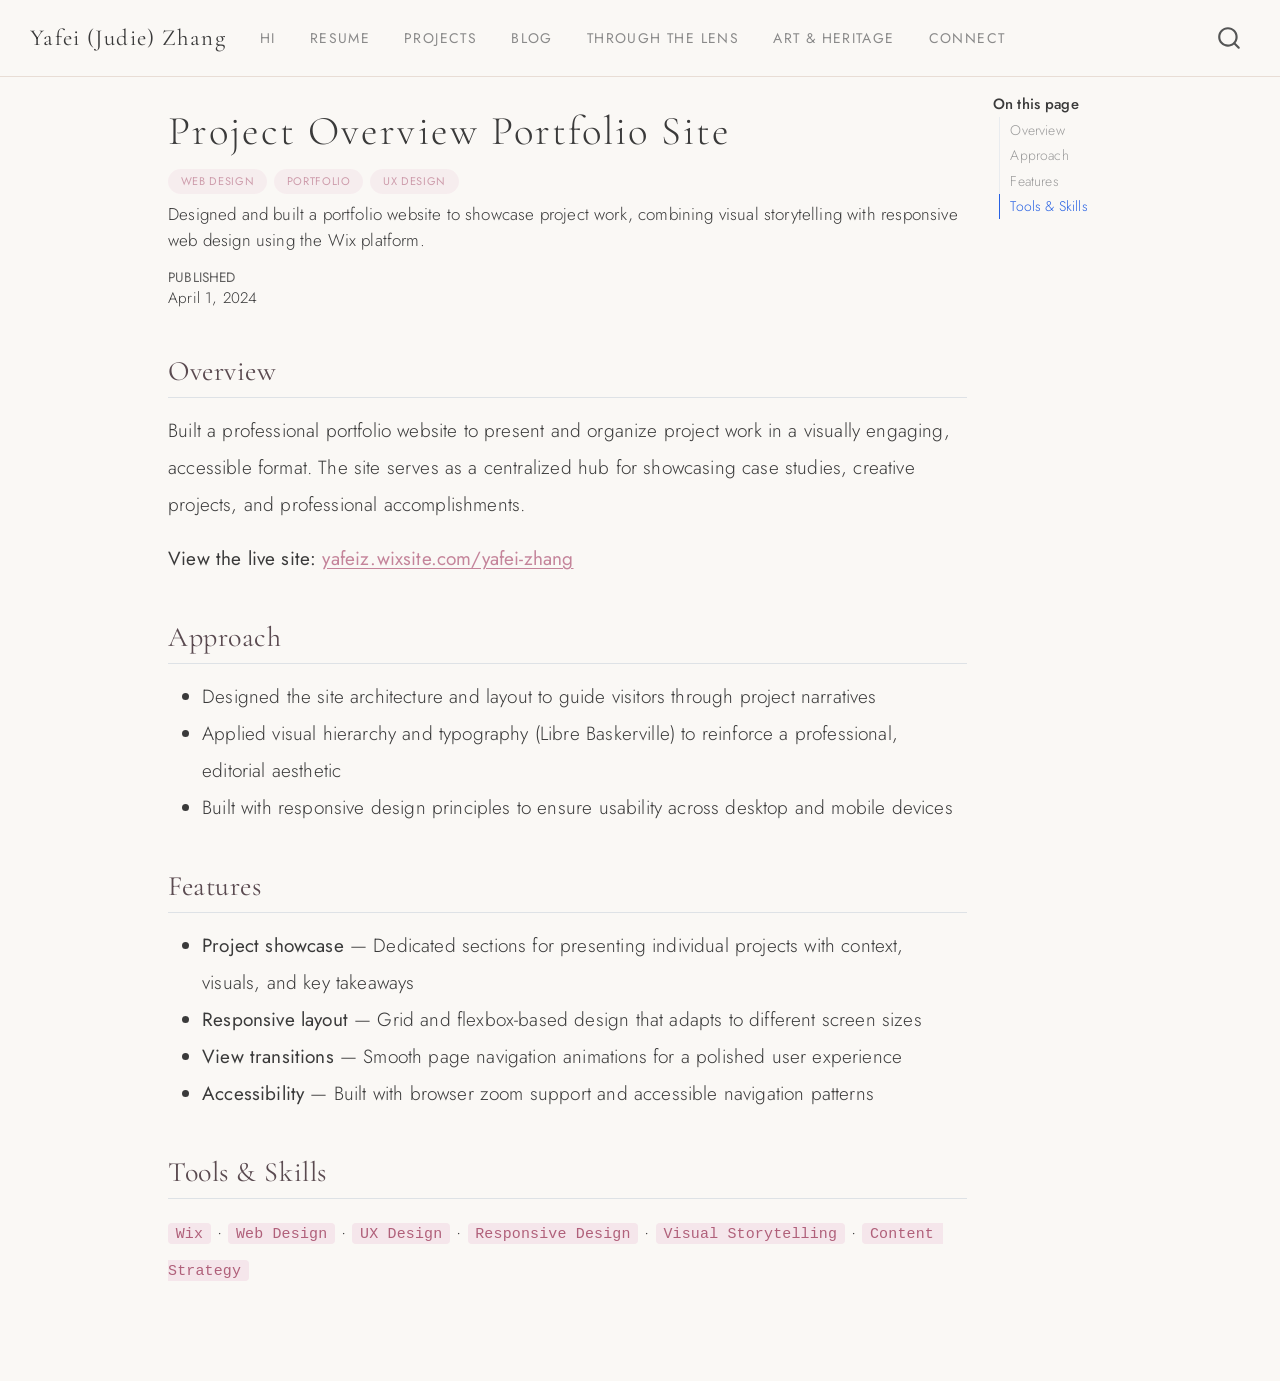
<file: docs/projects/project3/index.html>
<!DOCTYPE html>
<html xmlns="http://www.w3.org/1999/xhtml" lang="en" xml:lang="en"><head>

<meta charset="utf-8">
<meta name="generator" content="quarto-1.9.36">

<meta name="viewport" content="width=device-width, initial-scale=1.0, user-scalable=yes">

<meta name="dcterms.date" content="2024-04-01">
<meta name="description" content="Designed and built a portfolio website to showcase project work, combining visual storytelling with responsive web design using the Wix platform.">

<title>Project Overview Portfolio Site – Yafei (Judie) Zhang</title>
<style>
/* Default styles provided by pandoc.
** See https://pandoc.org/MANUAL.html#variables-for-html for config info.
*/
code{white-space: pre-wrap;}
span.smallcaps{font-variant: small-caps;}
div.columns{display: flex; gap: min(4vw, 1.5em);}
div.column{flex: auto; overflow-x: auto;}
div.hanging-indent{margin-left: 1.5em; text-indent: -1.5em;}
ul.task-list{list-style: none;}
ul.task-list li input[type="checkbox"] {
  width: 0.8em;
  margin: 0 0.8em 0.2em -1em; /* quarto-specific, see https://github.com/quarto-dev/quarto-cli/issues/4556 */ 
  vertical-align: middle;
}
</style>


<script src="../../site_libs/quarto-nav/quarto-nav.js"></script>
<script src="../../site_libs/quarto-nav/headroom.min.js"></script>
<script src="../../site_libs/clipboard/clipboard.min.js"></script>
<script src="../../site_libs/quarto-search/autocomplete.umd.js"></script>
<script src="../../site_libs/quarto-search/fuse.min.js"></script>
<script src="../../site_libs/quarto-search/quarto-search.js"></script>
<meta name="quarto:offset" content="../../">
<link href="../../favicon.svg" rel="icon" type="image/svg+xml">
<script src="../../site_libs/quarto-html/quarto.js" type="module"></script>
<script src="../../site_libs/quarto-html/tabsets/tabsets.js" type="module"></script>
<script src="../../site_libs/quarto-html/popper.min.js"></script>
<script src="../../site_libs/quarto-html/tippy.umd.min.js"></script>
<script src="../../site_libs/quarto-html/anchor.min.js"></script>
<link href="../../site_libs/quarto-html/tippy.css" rel="stylesheet">
<link href="../../site_libs/quarto-html/quarto-syntax-highlighting-845c23b38eaddc0f92fda52bfe77a8c8.css" rel="stylesheet" id="quarto-text-highlighting-styles">
<script src="../../site_libs/bootstrap/bootstrap.min.js"></script>
<link href="../../site_libs/bootstrap/bootstrap-icons.css" rel="stylesheet">
<link href="../../site_libs/bootstrap/bootstrap-158031087360bce0ff56dc785ce39e06.min.css" rel="stylesheet" append-hash="true" id="quarto-bootstrap" data-mode="light">
<script id="quarto-search-options" type="application/json">{
  "location": "navbar",
  "copy-button": false,
  "collapse-after": 3,
  "panel-placement": "end",
  "type": "overlay",
  "limit": 50,
  "keyboard-shortcut": [
    "f",
    "/",
    "s"
  ],
  "show-item-context": false,
  "language": {
    "search-no-results-text": "No results",
    "search-matching-documents-text": "matching documents",
    "search-copy-link-title": "Copy link to search",
    "search-hide-matches-text": "Hide additional matches",
    "search-more-match-text": "more match in this document",
    "search-more-matches-text": "more matches in this document",
    "search-clear-button-title": "Clear",
    "search-text-placeholder": "",
    "search-detached-cancel-button-title": "Cancel",
    "search-submit-button-title": "Submit",
    "search-label": "Search"
  }
}</script>
<script async="" src="https://www.googletagmanager.com/gtag/js?id=G-XXXXXXXXXX"></script>

<script type="text/javascript">

window.dataLayer = window.dataLayer || [];
function gtag(){dataLayer.push(arguments);}
gtag('js', new Date());
gtag('config', 'G-XXXXXXXXXX', { 'anonymize_ip': true});
</script>


<link rel="stylesheet" href="../../styles.css">
<meta property="og:title" content="Project Overview Portfolio Site – Yafei (Judie) Zhang">
<meta property="og:description" content="Designed and built a portfolio website to showcase project work, combining visual storytelling with responsive web design using the Wix platform.">
<meta property="og:site_name" content="Yafei (Judie) Zhang">
<meta property="og:locale" content="en_US">
<meta name="twitter:title" content="Project Overview Portfolio Site – Yafei (Judie) Zhang">
<meta name="twitter:description" content="Designed and built a portfolio website to showcase project work, combining visual storytelling with responsive web design using the Wix platform.">
<meta name="twitter:card" content="summary_large_image">
</head>

<body class="nav-fixed quarto-light">

<div id="quarto-search-results"></div>
  <header id="quarto-header" class="headroom fixed-top">
    <nav class="navbar navbar-expand-lg " data-bs-theme="dark">
      <div class="navbar-container container-fluid">
      <div class="navbar-brand-container mx-auto">
    <a class="navbar-brand" href="../../index.html">
    <span class="navbar-title">Yafei (Judie) Zhang</span>
    </a>
  </div>
            <div id="quarto-search" class="" title="Search"></div>
          <button class="navbar-toggler" type="button" data-bs-toggle="collapse" data-bs-target="#navbarCollapse" aria-controls="navbarCollapse" role="menu" aria-expanded="false" aria-label="Toggle navigation" onclick="if (window.quartoToggleHeadroom) { window.quartoToggleHeadroom(); }">
  <span class="navbar-toggler-icon"></span>
</button>
          <div class="collapse navbar-collapse" id="navbarCollapse">
            <ul class="navbar-nav navbar-nav-scroll me-auto">
  <li class="nav-item">
    <a class="nav-link" href="../../index.html"> 
<span class="menu-text">Hi</span></a>
  </li>  
  <li class="nav-item">
    <a class="nav-link" href="../../cv.html"> 
<span class="menu-text">Resume</span></a>
  </li>  
  <li class="nav-item">
    <a class="nav-link" href="../../projects.html"> 
<span class="menu-text">Projects</span></a>
  </li>  
  <li class="nav-item">
    <a class="nav-link" href="../../blog.html"> 
<span class="menu-text">Blog</span></a>
  </li>  
  <li class="nav-item">
    <a class="nav-link" href="../../lens.html"> 
<span class="menu-text">Through the Lens</span></a>
  </li>  
  <li class="nav-item">
    <a class="nav-link" href="../../art.html"> 
<span class="menu-text">Art &amp; Heritage</span></a>
  </li>  
  <li class="nav-item">
    <a class="nav-link" href="../../connect.html"> 
<span class="menu-text">Connect</span></a>
  </li>  
</ul>
          </div> <!-- /navcollapse -->
            <div class="quarto-navbar-tools">
</div>
      </div> <!-- /container-fluid -->
    </nav>
</header>
<!-- content -->
<div id="quarto-content" class="quarto-container page-columns page-rows-contents page-layout-article page-navbar">
<!-- sidebar -->
<!-- margin-sidebar -->
    <div id="quarto-margin-sidebar" class="sidebar margin-sidebar">
        <nav id="TOC" role="doc-toc" class="toc-active">
    <h2 id="toc-title">On this page</h2>
   
  <ul>
  <li><a href="#overview" id="toc-overview" class="nav-link active" data-scroll-target="#overview">Overview</a></li>
  <li><a href="#approach" id="toc-approach" class="nav-link" data-scroll-target="#approach">Approach</a></li>
  <li><a href="#features" id="toc-features" class="nav-link" data-scroll-target="#features">Features</a></li>
  <li><a href="#tools-skills" id="toc-tools-skills" class="nav-link" data-scroll-target="#tools-skills">Tools &amp; Skills</a></li>
  </ul>
</nav>
    </div>
<!-- main -->
<main class="content" id="quarto-document-content">

<header id="title-block-header" class="quarto-title-block default">
<div class="quarto-title">
<h1 class="title">Project Overview Portfolio Site</h1>
  <div class="quarto-categories">
    <div class="quarto-category">Web Design</div>
    <div class="quarto-category">Portfolio</div>
    <div class="quarto-category">UX Design</div>
  </div>
  </div>

<div>
  <div class="description">
    Designed and built a portfolio website to showcase project work, combining visual storytelling with responsive web design using the Wix platform.
  </div>
</div>


<div class="quarto-title-meta">

    
    <div>
    <div class="quarto-title-meta-heading">Published</div>
    <div class="quarto-title-meta-contents">
      <p class="date">April 1, 2024</p>
    </div>
  </div>
  
    
  </div>
  


</header>


<section id="overview" class="level2">
<h2 class="anchored" data-anchor-id="overview">Overview</h2>
<p>Built a professional portfolio website to present and organize project work in a visually engaging, accessible format. The site serves as a centralized hub for showcasing case studies, creative projects, and professional accomplishments.</p>
<p><strong>View the live site:</strong> <a href="https://yafeiz.wixsite.com/yafei-zhang" target="_blank">yafeiz.wixsite.com/yafei-zhang</a></p>
</section>
<section id="approach" class="level2">
<h2 class="anchored" data-anchor-id="approach">Approach</h2>
<ul>
<li>Designed the site architecture and layout to guide visitors through project narratives</li>
<li>Applied visual hierarchy and typography (Libre Baskerville) to reinforce a professional, editorial aesthetic</li>
<li>Built with responsive design principles to ensure usability across desktop and mobile devices</li>
</ul>
</section>
<section id="features" class="level2">
<h2 class="anchored" data-anchor-id="features">Features</h2>
<ul>
<li><strong>Project showcase</strong> — Dedicated sections for presenting individual projects with context, visuals, and key takeaways</li>
<li><strong>Responsive layout</strong> — Grid and flexbox-based design that adapts to different screen sizes</li>
<li><strong>View transitions</strong> — Smooth page navigation animations for a polished user experience</li>
<li><strong>Accessibility</strong> — Built with browser zoom support and accessible navigation patterns</li>
</ul>
</section>
<section id="tools-skills" class="level2">
<h2 class="anchored" data-anchor-id="tools-skills">Tools &amp; Skills</h2>
<p><code>Wix</code> · <code>Web Design</code> · <code>UX Design</code> · <code>Responsive Design</code> · <code>Visual Storytelling</code> · <code>Content Strategy</code></p>


</section>

</main> <!-- /main -->
<script id="quarto-html-after-body" type="application/javascript">
  window.document.addEventListener("DOMContentLoaded", function (event) {
    const icon = "";
    const anchorJS = new window.AnchorJS();
    anchorJS.options = {
      placement: 'right',
      icon: icon
    };
    anchorJS.add('.anchored');
    const isCodeAnnotation = (el) => {
      for (const clz of el.classList) {
        if (clz.startsWith('code-annotation-')) {                     
          return true;
        }
      }
      return false;
    }
    const onCopySuccess = function(e) {
      // button target
      const button = e.trigger;
      // don't keep focus
      button.blur();
      // flash "checked"
      button.classList.add('code-copy-button-checked');
      var currentTitle = button.getAttribute("title");
      button.setAttribute("title", "Copied!");
      let tooltip;
      if (window.bootstrap) {
        button.setAttribute("data-bs-toggle", "tooltip");
        button.setAttribute("data-bs-placement", "left");
        button.setAttribute("data-bs-title", "Copied!");
        tooltip = new bootstrap.Tooltip(button, 
          { trigger: "manual", 
            customClass: "code-copy-button-tooltip",
            offset: [0, -8]});
        tooltip.show();    
      }
      setTimeout(function() {
        if (tooltip) {
          tooltip.hide();
          button.removeAttribute("data-bs-title");
          button.removeAttribute("data-bs-toggle");
          button.removeAttribute("data-bs-placement");
        }
        button.setAttribute("title", currentTitle);
        button.classList.remove('code-copy-button-checked');
      }, 1000);
      // clear code selection
      e.clearSelection();
    }
    const getTextToCopy = function(trigger) {
      const outerScaffold = trigger.parentElement.cloneNode(true);
      const codeEl = outerScaffold.querySelector('code');
      for (const childEl of codeEl.children) {
        if (isCodeAnnotation(childEl)) {
          childEl.remove();
        }
      }
      return codeEl.innerText;
    }
    const clipboard = new window.ClipboardJS('.code-copy-button:not([data-in-quarto-modal])', {
      text: getTextToCopy
    });
    clipboard.on('success', onCopySuccess);
    if (window.document.getElementById('quarto-embedded-source-code-modal')) {
      const clipboardModal = new window.ClipboardJS('.code-copy-button[data-in-quarto-modal]', {
        text: getTextToCopy,
        container: window.document.getElementById('quarto-embedded-source-code-modal')
      });
      clipboardModal.on('success', onCopySuccess);
    }
      var localhostRegex = new RegExp(/^(?:http|https):\/\/localhost\:?[0-9]*\//);
      var mailtoRegex = new RegExp(/^mailto:/);
        var filterRegex = new RegExp("https:\/\/rsm-yaz133\.github\.io\/Yafei-Zhang-Personal-Website-");
      var isInternal = (href) => {
          return filterRegex.test(href) || localhostRegex.test(href) || mailtoRegex.test(href);
      }
      // Inspect non-navigation links and adorn them if external
     var links = window.document.querySelectorAll('a[href]:not(.nav-link):not(.navbar-brand):not(.toc-action):not(.sidebar-link):not(.sidebar-item-toggle):not(.pagination-link):not(.no-external):not([aria-hidden]):not(.dropdown-item):not(.quarto-navigation-tool):not(.about-link)');
      for (var i=0; i<links.length; i++) {
        const link = links[i];
        if (!isInternal(link.href)) {
          // undo the damage that might have been done by quarto-nav.js in the case of
          // links that we want to consider external
          if (link.dataset.originalHref !== undefined) {
            link.href = link.dataset.originalHref;
          }
        }
      }
    function tippyHover(el, contentFn, onTriggerFn, onUntriggerFn) {
      const config = {
        allowHTML: true,
        maxWidth: 500,
        delay: 100,
        arrow: false,
        appendTo: function(el) {
            return el.parentElement;
        },
        interactive: true,
        interactiveBorder: 10,
        theme: 'quarto',
        placement: 'bottom-start',
      };
      if (contentFn) {
        config.content = contentFn;
      }
      if (onTriggerFn) {
        config.onTrigger = onTriggerFn;
      }
      if (onUntriggerFn) {
        config.onUntrigger = onUntriggerFn;
      }
      window.tippy(el, config); 
    }
    const noterefs = window.document.querySelectorAll('a[role="doc-noteref"]');
    for (var i=0; i<noterefs.length; i++) {
      const ref = noterefs[i];
      tippyHover(ref, function() {
        // use id or data attribute instead here
        let href = ref.getAttribute('data-footnote-href') || ref.getAttribute('href');
        try { href = new URL(href).hash; } catch {}
        const id = href.replace(/^#\/?/, "");
        const note = window.document.getElementById(id);
        if (note) {
          return note.innerHTML;
        } else {
          return "";
        }
      });
    }
    const xrefs = window.document.querySelectorAll('a.quarto-xref');
    const processXRef = (id, note) => {
      // Strip column container classes
      const stripColumnClz = (el) => {
        el.classList.remove("page-full", "page-columns");
        if (el.children) {
          for (const child of el.children) {
            stripColumnClz(child);
          }
        }
      }
      stripColumnClz(note)
      if (id === null || id.startsWith('sec-')) {
        // Special case sections, only their first couple elements
        const container = document.createElement("div");
        if (note.children && note.children.length > 2) {
          container.appendChild(note.children[0].cloneNode(true));
          for (let i = 1; i < note.children.length; i++) {
            const child = note.children[i];
            if (child.tagName === "P" && child.innerText === "") {
              continue;
            } else {
              container.appendChild(child.cloneNode(true));
              break;
            }
          }
          if (window.Quarto?.typesetMath) {
            window.Quarto.typesetMath(container);
          }
          return container.innerHTML
        } else {
          if (window.Quarto?.typesetMath) {
            window.Quarto.typesetMath(note);
          }
          return note.innerHTML;
        }
      } else {
        // Remove any anchor links if they are present
        const anchorLink = note.querySelector('a.anchorjs-link');
        if (anchorLink) {
          anchorLink.remove();
        }
        if (window.Quarto?.typesetMath) {
          window.Quarto.typesetMath(note);
        }
        if (note.classList.contains("callout")) {
          return note.outerHTML;
        } else {
          return note.innerHTML;
        }
      }
    }
    for (var i=0; i<xrefs.length; i++) {
      const xref = xrefs[i];
      tippyHover(xref, undefined, function(instance) {
        instance.disable();
        let url = xref.getAttribute('href');
        let hash = undefined; 
        if (url.startsWith('#')) {
          hash = url;
        } else {
          try { hash = new URL(url).hash; } catch {}
        }
        if (hash) {
          const id = hash.replace(/^#\/?/, "");
          const note = window.document.getElementById(id);
          if (note !== null) {
            try {
              const html = processXRef(id, note.cloneNode(true));
              instance.setContent(html);
            } finally {
              instance.enable();
              instance.show();
            }
          } else {
            // See if we can fetch this
            fetch(url.split('#')[0])
            .then(res => res.text())
            .then(html => {
              const parser = new DOMParser();
              const htmlDoc = parser.parseFromString(html, "text/html");
              const note = htmlDoc.getElementById(id);
              if (note !== null) {
                const html = processXRef(id, note);
                instance.setContent(html);
              } 
            }).finally(() => {
              instance.enable();
              instance.show();
            });
          }
        } else {
          // See if we can fetch a full url (with no hash to target)
          // This is a special case and we should probably do some content thinning / targeting
          fetch(url)
          .then(res => res.text())
          .then(html => {
            const parser = new DOMParser();
            const htmlDoc = parser.parseFromString(html, "text/html");
            const note = htmlDoc.querySelector('main.content');
            if (note !== null) {
              // This should only happen for chapter cross references
              // (since there is no id in the URL)
              // remove the first header
              if (note.children.length > 0 && note.children[0].tagName === "HEADER") {
                note.children[0].remove();
              }
              const html = processXRef(null, note);
              instance.setContent(html);
            } 
          }).finally(() => {
            instance.enable();
            instance.show();
          });
        }
      }, function(instance) {
      });
    }
        let selectedAnnoteEl;
        const selectorForAnnotation = ( cell, annotation) => {
          let cellAttr = 'data-code-cell="' + cell + '"';
          let lineAttr = 'data-code-annotation="' +  annotation + '"';
          const selector = 'span[' + cellAttr + '][' + lineAttr + ']';
          return selector;
        }
        const selectCodeLines = (annoteEl) => {
          const doc = window.document;
          const targetCell = annoteEl.getAttribute("data-target-cell");
          const targetAnnotation = annoteEl.getAttribute("data-target-annotation");
          const annoteSpan = window.document.querySelector(selectorForAnnotation(targetCell, targetAnnotation));
          const lines = annoteSpan.getAttribute("data-code-lines").split(",");
          const lineIds = lines.map((line) => {
            return targetCell + "-" + line;
          })
          let top = null;
          let height = null;
          let parent = null;
          if (lineIds.length > 0) {
              //compute the position of the single el (top and bottom and make a div)
              const el = window.document.getElementById(lineIds[0]);
              top = el.offsetTop;
              height = el.offsetHeight;
              parent = el.parentElement.parentElement;
            if (lineIds.length > 1) {
              const lastEl = window.document.getElementById(lineIds[lineIds.length - 1]);
              const bottom = lastEl.offsetTop + lastEl.offsetHeight;
              height = bottom - top;
            }
            if (top !== null && height !== null && parent !== null) {
              // cook up a div (if necessary) and position it 
              let div = window.document.getElementById("code-annotation-line-highlight");
              if (div === null) {
                div = window.document.createElement("div");
                div.setAttribute("id", "code-annotation-line-highlight");
                div.style.position = 'absolute';
                parent.appendChild(div);
              }
              div.style.top = top - 2 + "px";
              div.style.height = height + 4 + "px";
              div.style.left = 0;
              let gutterDiv = window.document.getElementById("code-annotation-line-highlight-gutter");
              if (gutterDiv === null) {
                gutterDiv = window.document.createElement("div");
                gutterDiv.setAttribute("id", "code-annotation-line-highlight-gutter");
                gutterDiv.style.position = 'absolute';
                const codeCell = window.document.getElementById(targetCell);
                const gutter = codeCell.querySelector('.code-annotation-gutter');
                gutter.appendChild(gutterDiv);
              }
              gutterDiv.style.top = top - 2 + "px";
              gutterDiv.style.height = height + 4 + "px";
            }
            selectedAnnoteEl = annoteEl;
          }
        };
        const unselectCodeLines = () => {
          const elementsIds = ["code-annotation-line-highlight", "code-annotation-line-highlight-gutter"];
          elementsIds.forEach((elId) => {
            const div = window.document.getElementById(elId);
            if (div) {
              div.remove();
            }
          });
          selectedAnnoteEl = undefined;
        };
          // Handle positioning of the toggle
      window.addEventListener(
        "resize",
        throttle(() => {
          elRect = undefined;
          if (selectedAnnoteEl) {
            selectCodeLines(selectedAnnoteEl);
          }
        }, 10)
      );
      function throttle(fn, ms) {
      let throttle = false;
      let timer;
        return (...args) => {
          if(!throttle) { // first call gets through
              fn.apply(this, args);
              throttle = true;
          } else { // all the others get throttled
              if(timer) clearTimeout(timer); // cancel #2
              timer = setTimeout(() => {
                fn.apply(this, args);
                timer = throttle = false;
              }, ms);
          }
        };
      }
        // Attach click handler to the DT
        const annoteDls = window.document.querySelectorAll('dt[data-target-cell]');
        for (const annoteDlNode of annoteDls) {
          annoteDlNode.addEventListener('click', (event) => {
            const clickedEl = event.target;
            if (clickedEl !== selectedAnnoteEl) {
              unselectCodeLines();
              const activeEl = window.document.querySelector('dt[data-target-cell].code-annotation-active');
              if (activeEl) {
                activeEl.classList.remove('code-annotation-active');
              }
              selectCodeLines(clickedEl);
              clickedEl.classList.add('code-annotation-active');
            } else {
              // Unselect the line
              unselectCodeLines();
              clickedEl.classList.remove('code-annotation-active');
            }
          });
        }
    const findCites = (el) => {
      const parentEl = el.parentElement;
      if (parentEl) {
        const cites = parentEl.dataset.cites;
        if (cites) {
          return {
            el,
            cites: cites.split(' ')
          };
        } else {
          return findCites(el.parentElement)
        }
      } else {
        return undefined;
      }
    };
    var bibliorefs = window.document.querySelectorAll('a[role="doc-biblioref"]');
    for (var i=0; i<bibliorefs.length; i++) {
      const ref = bibliorefs[i];
      const citeInfo = findCites(ref);
      if (citeInfo) {
        tippyHover(citeInfo.el, function() {
          var popup = window.document.createElement('div');
          citeInfo.cites.forEach(function(cite) {
            var citeDiv = window.document.createElement('div');
            citeDiv.classList.add('hanging-indent');
            citeDiv.classList.add('csl-entry');
            var biblioDiv = window.document.getElementById('ref-' + cite);
            if (biblioDiv) {
              citeDiv.innerHTML = biblioDiv.innerHTML;
            }
            popup.appendChild(citeDiv);
          });
          return popup.innerHTML;
        });
      }
    }
  });
  </script>
</div> <!-- /content -->




</body></html>
</file>
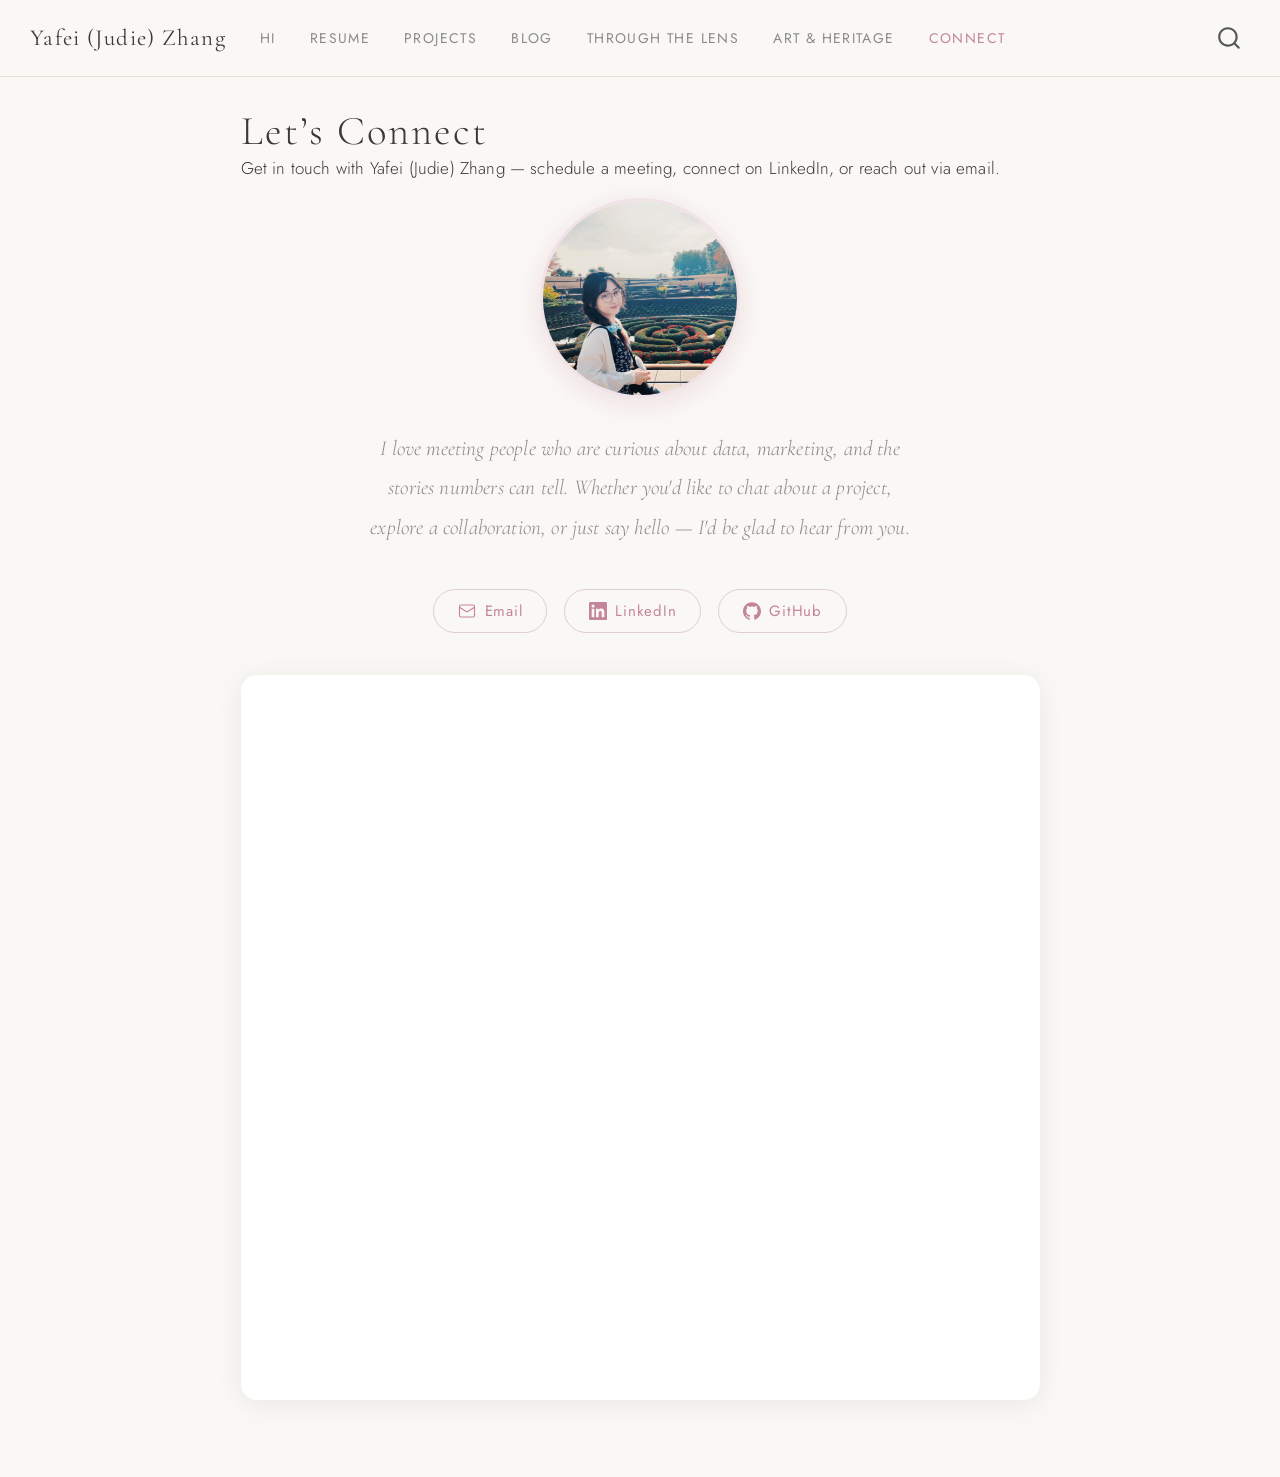
<file: docs/connect.html>
<!DOCTYPE html>
<html xmlns="http://www.w3.org/1999/xhtml" lang="en" xml:lang="en"><head>

<meta charset="utf-8">
<meta name="generator" content="quarto-1.9.36">

<meta name="viewport" content="width=device-width, initial-scale=1.0, user-scalable=yes">

<meta name="description" content="Get in touch with Yafei (Judie) Zhang — schedule a meeting, connect on LinkedIn, or reach out via email.">

<title>Let’s Connect – Yafei (Judie) Zhang</title>
<style>
/* Default styles provided by pandoc.
** See https://pandoc.org/MANUAL.html#variables-for-html for config info.
*/
code{white-space: pre-wrap;}
span.smallcaps{font-variant: small-caps;}
div.columns{display: flex; gap: min(4vw, 1.5em);}
div.column{flex: auto; overflow-x: auto;}
div.hanging-indent{margin-left: 1.5em; text-indent: -1.5em;}
ul.task-list{list-style: none;}
ul.task-list li input[type="checkbox"] {
  width: 0.8em;
  margin: 0 0.8em 0.2em -1em; /* quarto-specific, see https://github.com/quarto-dev/quarto-cli/issues/4556 */ 
  vertical-align: middle;
}
</style>


<script src="site_libs/quarto-nav/quarto-nav.js"></script>
<script src="site_libs/quarto-nav/headroom.min.js"></script>
<script src="site_libs/clipboard/clipboard.min.js"></script>
<script src="site_libs/quarto-search/autocomplete.umd.js"></script>
<script src="site_libs/quarto-search/fuse.min.js"></script>
<script src="site_libs/quarto-search/quarto-search.js"></script>
<meta name="quarto:offset" content="./">
<link href="./favicon.svg" rel="icon" type="image/svg+xml">
<script src="site_libs/quarto-html/quarto.js" type="module"></script>
<script src="site_libs/quarto-html/tabsets/tabsets.js" type="module"></script>
<script src="site_libs/quarto-html/popper.min.js"></script>
<script src="site_libs/quarto-html/tippy.umd.min.js"></script>
<script src="site_libs/quarto-html/anchor.min.js"></script>
<link href="site_libs/quarto-html/tippy.css" rel="stylesheet">
<link href="site_libs/quarto-html/quarto-syntax-highlighting-845c23b38eaddc0f92fda52bfe77a8c8.css" rel="stylesheet" id="quarto-text-highlighting-styles">
<script src="site_libs/bootstrap/bootstrap.min.js"></script>
<link href="site_libs/bootstrap/bootstrap-icons.css" rel="stylesheet">
<link href="site_libs/bootstrap/bootstrap-158031087360bce0ff56dc785ce39e06.min.css" rel="stylesheet" append-hash="true" id="quarto-bootstrap" data-mode="light">
<script id="quarto-search-options" type="application/json">{
  "location": "navbar",
  "copy-button": false,
  "collapse-after": 3,
  "panel-placement": "end",
  "type": "overlay",
  "limit": 50,
  "keyboard-shortcut": [
    "f",
    "/",
    "s"
  ],
  "show-item-context": false,
  "language": {
    "search-no-results-text": "No results",
    "search-matching-documents-text": "matching documents",
    "search-copy-link-title": "Copy link to search",
    "search-hide-matches-text": "Hide additional matches",
    "search-more-match-text": "more match in this document",
    "search-more-matches-text": "more matches in this document",
    "search-clear-button-title": "Clear",
    "search-text-placeholder": "",
    "search-detached-cancel-button-title": "Cancel",
    "search-submit-button-title": "Submit",
    "search-label": "Search"
  }
}</script>
<script async="" src="https://www.googletagmanager.com/gtag/js?id=G-XXXXXXXXXX"></script>

<script type="text/javascript">

window.dataLayer = window.dataLayer || [];
function gtag(){dataLayer.push(arguments);}
gtag('js', new Date());
gtag('config', 'G-XXXXXXXXXX', { 'anonymize_ip': true});
</script>


<link rel="stylesheet" href="styles.css">
<meta property="og:title" content="Let’s Connect – Yafei (Judie) Zhang">
<meta property="og:description" content="Get in touch with Yafei (Judie) Zhang — schedule a meeting, connect on LinkedIn, or reach out via email.">
<meta property="og:image" content="https://rsm-yaz133.github.io/Yafei-Zhang-Personal-Website-/photo /40770C29-B4F4-4EB5-9571-CEE5A8781CBC.JPG">
<meta property="og:site_name" content="Yafei (Judie) Zhang">
<meta property="og:locale" content="en_US">
<meta property="og:image:alt" content="Yafei Zhang">
<meta name="twitter:title" content="Let’s Connect – Yafei (Judie) Zhang">
<meta name="twitter:description" content="Get in touch with Yafei (Judie) Zhang — schedule a meeting, connect on LinkedIn, or reach out via email.">
<meta name="twitter:image" content="https://rsm-yaz133.github.io/Yafei-Zhang-Personal-Website-/photo /40770C29-B4F4-4EB5-9571-CEE5A8781CBC.JPG">
<meta name="twitter:card" content="summary_large_image">
<meta name="twitter:image:alt" content="Yafei Zhang">
</head>

<body class="nav-fixed fullcontent quarto-light">

<div id="quarto-search-results"></div>
  <header id="quarto-header" class="headroom fixed-top">
    <nav class="navbar navbar-expand-lg " data-bs-theme="dark">
      <div class="navbar-container container-fluid">
      <div class="navbar-brand-container mx-auto">
    <a class="navbar-brand" href="./index.html">
    <span class="navbar-title">Yafei (Judie) Zhang</span>
    </a>
  </div>
            <div id="quarto-search" class="" title="Search"></div>
          <button class="navbar-toggler" type="button" data-bs-toggle="collapse" data-bs-target="#navbarCollapse" aria-controls="navbarCollapse" role="menu" aria-expanded="false" aria-label="Toggle navigation" onclick="if (window.quartoToggleHeadroom) { window.quartoToggleHeadroom(); }">
  <span class="navbar-toggler-icon"></span>
</button>
          <div class="collapse navbar-collapse" id="navbarCollapse">
            <ul class="navbar-nav navbar-nav-scroll me-auto">
  <li class="nav-item">
    <a class="nav-link" href="./index.html"> 
<span class="menu-text">Hi</span></a>
  </li>  
  <li class="nav-item">
    <a class="nav-link" href="./cv.html"> 
<span class="menu-text">Resume</span></a>
  </li>  
  <li class="nav-item">
    <a class="nav-link" href="./projects.html"> 
<span class="menu-text">Projects</span></a>
  </li>  
  <li class="nav-item">
    <a class="nav-link" href="./blog.html"> 
<span class="menu-text">Blog</span></a>
  </li>  
  <li class="nav-item">
    <a class="nav-link" href="./lens.html"> 
<span class="menu-text">Through the Lens</span></a>
  </li>  
  <li class="nav-item">
    <a class="nav-link" href="./art.html"> 
<span class="menu-text">Art &amp; Heritage</span></a>
  </li>  
  <li class="nav-item">
    <a class="nav-link active" href="./connect.html" aria-current="page"> 
<span class="menu-text">Connect</span></a>
  </li>  
</ul>
          </div> <!-- /navcollapse -->
            <div class="quarto-navbar-tools">
</div>
      </div> <!-- /container-fluid -->
    </nav>
</header>
<!-- content -->
<div id="quarto-content" class="quarto-container page-columns page-rows-contents page-layout-article page-navbar">
<!-- sidebar -->
<!-- margin-sidebar -->
    
<!-- main -->
<main class="content" id="quarto-document-content">

<header id="title-block-header" class="quarto-title-block default">
<div class="quarto-title">
<h1 class="title">Let’s Connect</h1>
</div>

<div>
  <div class="description">
    Get in touch with Yafei (Judie) Zhang — schedule a meeting, connect on LinkedIn, or reach out via email.
  </div>
</div>


<div class="quarto-title-meta">

    
  
    
  </div>
  


</header>


<img src="photo /40770C29-B4F4-4EB5-9571-CEE5A8781CBC.JPG" class="connect-portrait" alt="Yafei Zhang">

<p class="connect-intro">
  I love meeting people who are curious about data, marketing, and the stories
  numbers can tell. Whether you'd like to chat about a project, explore a
  collaboration, or just say hello — I'd be glad to hear from you.
</p>

<div class="connect-links">
  <a href="mailto:yaz133@ucsd.edu" class="connect-btn">
    <svg xmlns="http://www.w3.org/2000/svg" width="18" height="18" viewbox="0 0 24 24" fill="none" stroke="currentColor" stroke-width="1.5" stroke-linecap="round" stroke-linejoin="round"><rect x="2" y="4" width="20" height="16" rx="2"></rect><path d="m22 7-8.97 5.7a1.94 1.94 0 0 1-2.06 0L2 7"></path></svg>
    Email
  </a>
  <a href="https://www.linkedin.com/in/yafei-zhang-judie/" target="_blank" class="connect-btn">
    <svg xmlns="http://www.w3.org/2000/svg" width="18" height="18" viewbox="0 0 24 24" fill="currentColor"><path d="M20.447 20.452h-3.554v-5.569c0-1.328-.027-3.037-1.852-3.037-1.853 0-2.136 1.445-2.136 2.939v5.667H9.351V9h3.414v1.561h.046c.477-.9 1.637-1.85 3.37-1.85 3.601 0 4.267 2.37 4.267 5.455v6.286zM5.337 7.433a2.062 2.062 0 0 1-2.063-2.065 2.064 2.064 0 1 1 2.063 2.065zm1.782 13.019H3.555V9h3.564v11.452zM22.225 0H1.771C.792 0 0 .774 0 1.729v20.542C0 23.227.792 24 1.771 24h20.451C23.2 24 24 23.227 24 22.271V1.729C24 .774 23.2 0 22.222 0h.003z"></path></svg>
    LinkedIn
  </a>
  <a href="https://github.com/rsm-yaz133" target="_blank" class="connect-btn">
    <svg xmlns="http://www.w3.org/2000/svg" width="18" height="18" viewbox="0 0 24 24" fill="currentColor"><path d="M12 .297c-6.63 0-12 5.373-12 12 0 5.303 3.438 9.8 8.205 11.385.6.113.82-.258.82-.577 0-.285-.01-1.04-.015-2.04-3.338.724-4.042-1.61-4.042-1.61C4.422 18.07 3.633 17.7 3.633 17.7c-1.087-.744.084-.729.084-.729 1.205.084 1.838 1.236 1.838 1.236 1.07 1.835 2.809 1.305 3.495.998.108-.776.417-1.305.76-1.605-2.665-.3-5.466-1.332-5.466-5.93 0-1.31.465-2.38 1.235-3.22-.135-.303-.54-1.523.105-3.176 0 0 1.005-.322 3.3 1.23.96-.267 1.98-.399 3-.405 1.02.006 2.04.138 3 .405 2.28-1.552 3.285-1.23 3.285-1.23.645 1.653.24 2.873.12 3.176.765.84 1.23 1.91 1.23 3.22 0 4.61-2.805 5.625-5.475 5.92.42.36.81 1.096.81 2.22 0 1.606-.015 2.896-.015 3.286 0 .315.21.69.825.57C20.565 22.092 24 17.592 24 12.297c0-6.627-5.373-12-12-12"></path></svg>
    GitHub
  </a>
</div>

<div class="cal-wrapper">
  <iframe src="https://cal.com/yafei-zhang-calendar/let-s-connect?embed=true" style="width:100%; height:700px; border:0;" frameborder="0" title="Schedule a meeting with Yafei Zhang">
  </iframe>
</div>



</main> <!-- /main -->
<script id="quarto-html-after-body" type="application/javascript">
  window.document.addEventListener("DOMContentLoaded", function (event) {
    const icon = "";
    const anchorJS = new window.AnchorJS();
    anchorJS.options = {
      placement: 'right',
      icon: icon
    };
    anchorJS.add('.anchored');
    const isCodeAnnotation = (el) => {
      for (const clz of el.classList) {
        if (clz.startsWith('code-annotation-')) {                     
          return true;
        }
      }
      return false;
    }
    const onCopySuccess = function(e) {
      // button target
      const button = e.trigger;
      // don't keep focus
      button.blur();
      // flash "checked"
      button.classList.add('code-copy-button-checked');
      var currentTitle = button.getAttribute("title");
      button.setAttribute("title", "Copied!");
      let tooltip;
      if (window.bootstrap) {
        button.setAttribute("data-bs-toggle", "tooltip");
        button.setAttribute("data-bs-placement", "left");
        button.setAttribute("data-bs-title", "Copied!");
        tooltip = new bootstrap.Tooltip(button, 
          { trigger: "manual", 
            customClass: "code-copy-button-tooltip",
            offset: [0, -8]});
        tooltip.show();    
      }
      setTimeout(function() {
        if (tooltip) {
          tooltip.hide();
          button.removeAttribute("data-bs-title");
          button.removeAttribute("data-bs-toggle");
          button.removeAttribute("data-bs-placement");
        }
        button.setAttribute("title", currentTitle);
        button.classList.remove('code-copy-button-checked');
      }, 1000);
      // clear code selection
      e.clearSelection();
    }
    const getTextToCopy = function(trigger) {
      const outerScaffold = trigger.parentElement.cloneNode(true);
      const codeEl = outerScaffold.querySelector('code');
      for (const childEl of codeEl.children) {
        if (isCodeAnnotation(childEl)) {
          childEl.remove();
        }
      }
      return codeEl.innerText;
    }
    const clipboard = new window.ClipboardJS('.code-copy-button:not([data-in-quarto-modal])', {
      text: getTextToCopy
    });
    clipboard.on('success', onCopySuccess);
    if (window.document.getElementById('quarto-embedded-source-code-modal')) {
      const clipboardModal = new window.ClipboardJS('.code-copy-button[data-in-quarto-modal]', {
        text: getTextToCopy,
        container: window.document.getElementById('quarto-embedded-source-code-modal')
      });
      clipboardModal.on('success', onCopySuccess);
    }
      var localhostRegex = new RegExp(/^(?:http|https):\/\/localhost\:?[0-9]*\//);
      var mailtoRegex = new RegExp(/^mailto:/);
        var filterRegex = new RegExp("https:\/\/rsm-yaz133\.github\.io\/Yafei-Zhang-Personal-Website-");
      var isInternal = (href) => {
          return filterRegex.test(href) || localhostRegex.test(href) || mailtoRegex.test(href);
      }
      // Inspect non-navigation links and adorn them if external
     var links = window.document.querySelectorAll('a[href]:not(.nav-link):not(.navbar-brand):not(.toc-action):not(.sidebar-link):not(.sidebar-item-toggle):not(.pagination-link):not(.no-external):not([aria-hidden]):not(.dropdown-item):not(.quarto-navigation-tool):not(.about-link)');
      for (var i=0; i<links.length; i++) {
        const link = links[i];
        if (!isInternal(link.href)) {
          // undo the damage that might have been done by quarto-nav.js in the case of
          // links that we want to consider external
          if (link.dataset.originalHref !== undefined) {
            link.href = link.dataset.originalHref;
          }
        }
      }
    function tippyHover(el, contentFn, onTriggerFn, onUntriggerFn) {
      const config = {
        allowHTML: true,
        maxWidth: 500,
        delay: 100,
        arrow: false,
        appendTo: function(el) {
            return el.parentElement;
        },
        interactive: true,
        interactiveBorder: 10,
        theme: 'quarto',
        placement: 'bottom-start',
      };
      if (contentFn) {
        config.content = contentFn;
      }
      if (onTriggerFn) {
        config.onTrigger = onTriggerFn;
      }
      if (onUntriggerFn) {
        config.onUntrigger = onUntriggerFn;
      }
      window.tippy(el, config); 
    }
    const noterefs = window.document.querySelectorAll('a[role="doc-noteref"]');
    for (var i=0; i<noterefs.length; i++) {
      const ref = noterefs[i];
      tippyHover(ref, function() {
        // use id or data attribute instead here
        let href = ref.getAttribute('data-footnote-href') || ref.getAttribute('href');
        try { href = new URL(href).hash; } catch {}
        const id = href.replace(/^#\/?/, "");
        const note = window.document.getElementById(id);
        if (note) {
          return note.innerHTML;
        } else {
          return "";
        }
      });
    }
    const xrefs = window.document.querySelectorAll('a.quarto-xref');
    const processXRef = (id, note) => {
      // Strip column container classes
      const stripColumnClz = (el) => {
        el.classList.remove("page-full", "page-columns");
        if (el.children) {
          for (const child of el.children) {
            stripColumnClz(child);
          }
        }
      }
      stripColumnClz(note)
      if (id === null || id.startsWith('sec-')) {
        // Special case sections, only their first couple elements
        const container = document.createElement("div");
        if (note.children && note.children.length > 2) {
          container.appendChild(note.children[0].cloneNode(true));
          for (let i = 1; i < note.children.length; i++) {
            const child = note.children[i];
            if (child.tagName === "P" && child.innerText === "") {
              continue;
            } else {
              container.appendChild(child.cloneNode(true));
              break;
            }
          }
          if (window.Quarto?.typesetMath) {
            window.Quarto.typesetMath(container);
          }
          return container.innerHTML
        } else {
          if (window.Quarto?.typesetMath) {
            window.Quarto.typesetMath(note);
          }
          return note.innerHTML;
        }
      } else {
        // Remove any anchor links if they are present
        const anchorLink = note.querySelector('a.anchorjs-link');
        if (anchorLink) {
          anchorLink.remove();
        }
        if (window.Quarto?.typesetMath) {
          window.Quarto.typesetMath(note);
        }
        if (note.classList.contains("callout")) {
          return note.outerHTML;
        } else {
          return note.innerHTML;
        }
      }
    }
    for (var i=0; i<xrefs.length; i++) {
      const xref = xrefs[i];
      tippyHover(xref, undefined, function(instance) {
        instance.disable();
        let url = xref.getAttribute('href');
        let hash = undefined; 
        if (url.startsWith('#')) {
          hash = url;
        } else {
          try { hash = new URL(url).hash; } catch {}
        }
        if (hash) {
          const id = hash.replace(/^#\/?/, "");
          const note = window.document.getElementById(id);
          if (note !== null) {
            try {
              const html = processXRef(id, note.cloneNode(true));
              instance.setContent(html);
            } finally {
              instance.enable();
              instance.show();
            }
          } else {
            // See if we can fetch this
            fetch(url.split('#')[0])
            .then(res => res.text())
            .then(html => {
              const parser = new DOMParser();
              const htmlDoc = parser.parseFromString(html, "text/html");
              const note = htmlDoc.getElementById(id);
              if (note !== null) {
                const html = processXRef(id, note);
                instance.setContent(html);
              } 
            }).finally(() => {
              instance.enable();
              instance.show();
            });
          }
        } else {
          // See if we can fetch a full url (with no hash to target)
          // This is a special case and we should probably do some content thinning / targeting
          fetch(url)
          .then(res => res.text())
          .then(html => {
            const parser = new DOMParser();
            const htmlDoc = parser.parseFromString(html, "text/html");
            const note = htmlDoc.querySelector('main.content');
            if (note !== null) {
              // This should only happen for chapter cross references
              // (since there is no id in the URL)
              // remove the first header
              if (note.children.length > 0 && note.children[0].tagName === "HEADER") {
                note.children[0].remove();
              }
              const html = processXRef(null, note);
              instance.setContent(html);
            } 
          }).finally(() => {
            instance.enable();
            instance.show();
          });
        }
      }, function(instance) {
      });
    }
        let selectedAnnoteEl;
        const selectorForAnnotation = ( cell, annotation) => {
          let cellAttr = 'data-code-cell="' + cell + '"';
          let lineAttr = 'data-code-annotation="' +  annotation + '"';
          const selector = 'span[' + cellAttr + '][' + lineAttr + ']';
          return selector;
        }
        const selectCodeLines = (annoteEl) => {
          const doc = window.document;
          const targetCell = annoteEl.getAttribute("data-target-cell");
          const targetAnnotation = annoteEl.getAttribute("data-target-annotation");
          const annoteSpan = window.document.querySelector(selectorForAnnotation(targetCell, targetAnnotation));
          const lines = annoteSpan.getAttribute("data-code-lines").split(",");
          const lineIds = lines.map((line) => {
            return targetCell + "-" + line;
          })
          let top = null;
          let height = null;
          let parent = null;
          if (lineIds.length > 0) {
              //compute the position of the single el (top and bottom and make a div)
              const el = window.document.getElementById(lineIds[0]);
              top = el.offsetTop;
              height = el.offsetHeight;
              parent = el.parentElement.parentElement;
            if (lineIds.length > 1) {
              const lastEl = window.document.getElementById(lineIds[lineIds.length - 1]);
              const bottom = lastEl.offsetTop + lastEl.offsetHeight;
              height = bottom - top;
            }
            if (top !== null && height !== null && parent !== null) {
              // cook up a div (if necessary) and position it 
              let div = window.document.getElementById("code-annotation-line-highlight");
              if (div === null) {
                div = window.document.createElement("div");
                div.setAttribute("id", "code-annotation-line-highlight");
                div.style.position = 'absolute';
                parent.appendChild(div);
              }
              div.style.top = top - 2 + "px";
              div.style.height = height + 4 + "px";
              div.style.left = 0;
              let gutterDiv = window.document.getElementById("code-annotation-line-highlight-gutter");
              if (gutterDiv === null) {
                gutterDiv = window.document.createElement("div");
                gutterDiv.setAttribute("id", "code-annotation-line-highlight-gutter");
                gutterDiv.style.position = 'absolute';
                const codeCell = window.document.getElementById(targetCell);
                const gutter = codeCell.querySelector('.code-annotation-gutter');
                gutter.appendChild(gutterDiv);
              }
              gutterDiv.style.top = top - 2 + "px";
              gutterDiv.style.height = height + 4 + "px";
            }
            selectedAnnoteEl = annoteEl;
          }
        };
        const unselectCodeLines = () => {
          const elementsIds = ["code-annotation-line-highlight", "code-annotation-line-highlight-gutter"];
          elementsIds.forEach((elId) => {
            const div = window.document.getElementById(elId);
            if (div) {
              div.remove();
            }
          });
          selectedAnnoteEl = undefined;
        };
          // Handle positioning of the toggle
      window.addEventListener(
        "resize",
        throttle(() => {
          elRect = undefined;
          if (selectedAnnoteEl) {
            selectCodeLines(selectedAnnoteEl);
          }
        }, 10)
      );
      function throttle(fn, ms) {
      let throttle = false;
      let timer;
        return (...args) => {
          if(!throttle) { // first call gets through
              fn.apply(this, args);
              throttle = true;
          } else { // all the others get throttled
              if(timer) clearTimeout(timer); // cancel #2
              timer = setTimeout(() => {
                fn.apply(this, args);
                timer = throttle = false;
              }, ms);
          }
        };
      }
        // Attach click handler to the DT
        const annoteDls = window.document.querySelectorAll('dt[data-target-cell]');
        for (const annoteDlNode of annoteDls) {
          annoteDlNode.addEventListener('click', (event) => {
            const clickedEl = event.target;
            if (clickedEl !== selectedAnnoteEl) {
              unselectCodeLines();
              const activeEl = window.document.querySelector('dt[data-target-cell].code-annotation-active');
              if (activeEl) {
                activeEl.classList.remove('code-annotation-active');
              }
              selectCodeLines(clickedEl);
              clickedEl.classList.add('code-annotation-active');
            } else {
              // Unselect the line
              unselectCodeLines();
              clickedEl.classList.remove('code-annotation-active');
            }
          });
        }
    const findCites = (el) => {
      const parentEl = el.parentElement;
      if (parentEl) {
        const cites = parentEl.dataset.cites;
        if (cites) {
          return {
            el,
            cites: cites.split(' ')
          };
        } else {
          return findCites(el.parentElement)
        }
      } else {
        return undefined;
      }
    };
    var bibliorefs = window.document.querySelectorAll('a[role="doc-biblioref"]');
    for (var i=0; i<bibliorefs.length; i++) {
      const ref = bibliorefs[i];
      const citeInfo = findCites(ref);
      if (citeInfo) {
        tippyHover(citeInfo.el, function() {
          var popup = window.document.createElement('div');
          citeInfo.cites.forEach(function(cite) {
            var citeDiv = window.document.createElement('div');
            citeDiv.classList.add('hanging-indent');
            citeDiv.classList.add('csl-entry');
            var biblioDiv = window.document.getElementById('ref-' + cite);
            if (biblioDiv) {
              citeDiv.innerHTML = biblioDiv.innerHTML;
            }
            popup.appendChild(citeDiv);
          });
          return popup.innerHTML;
        });
      }
    }
  });
  </script>
</div> <!-- /content -->




</body></html>
</file>
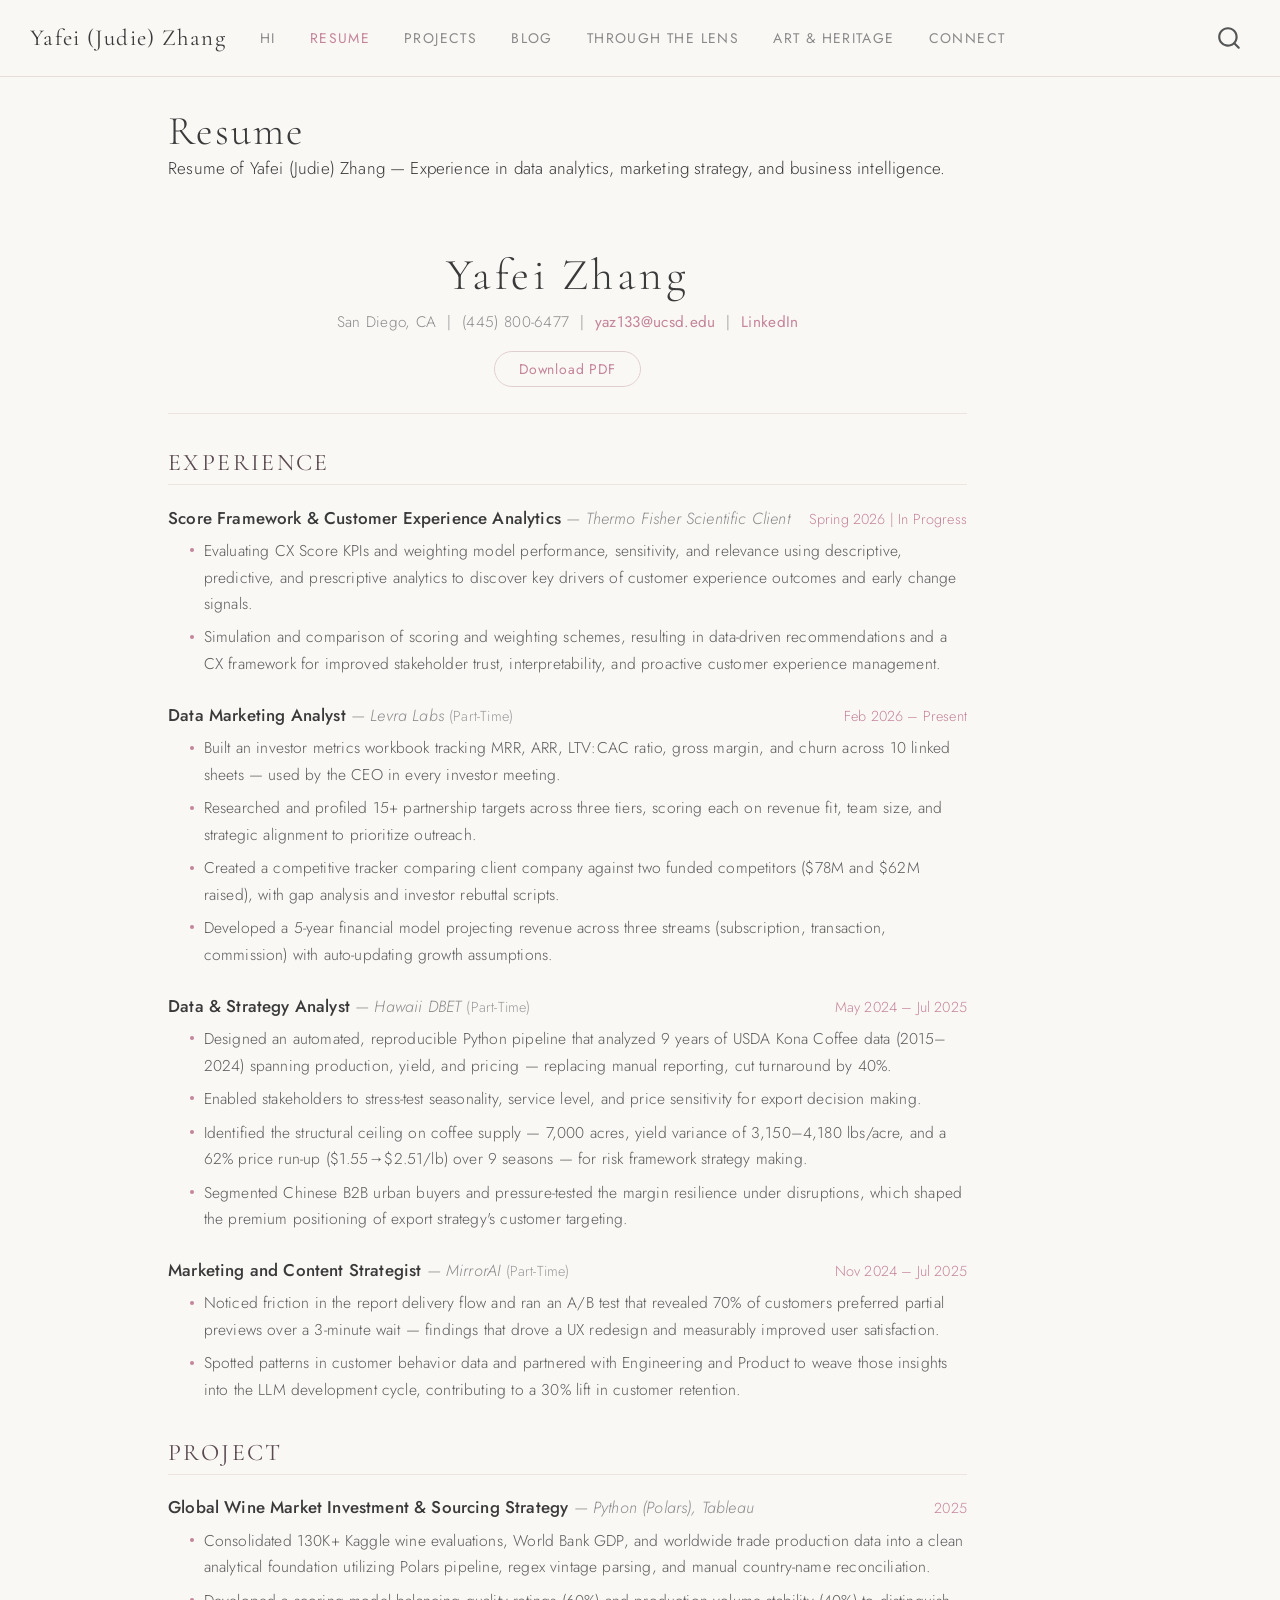
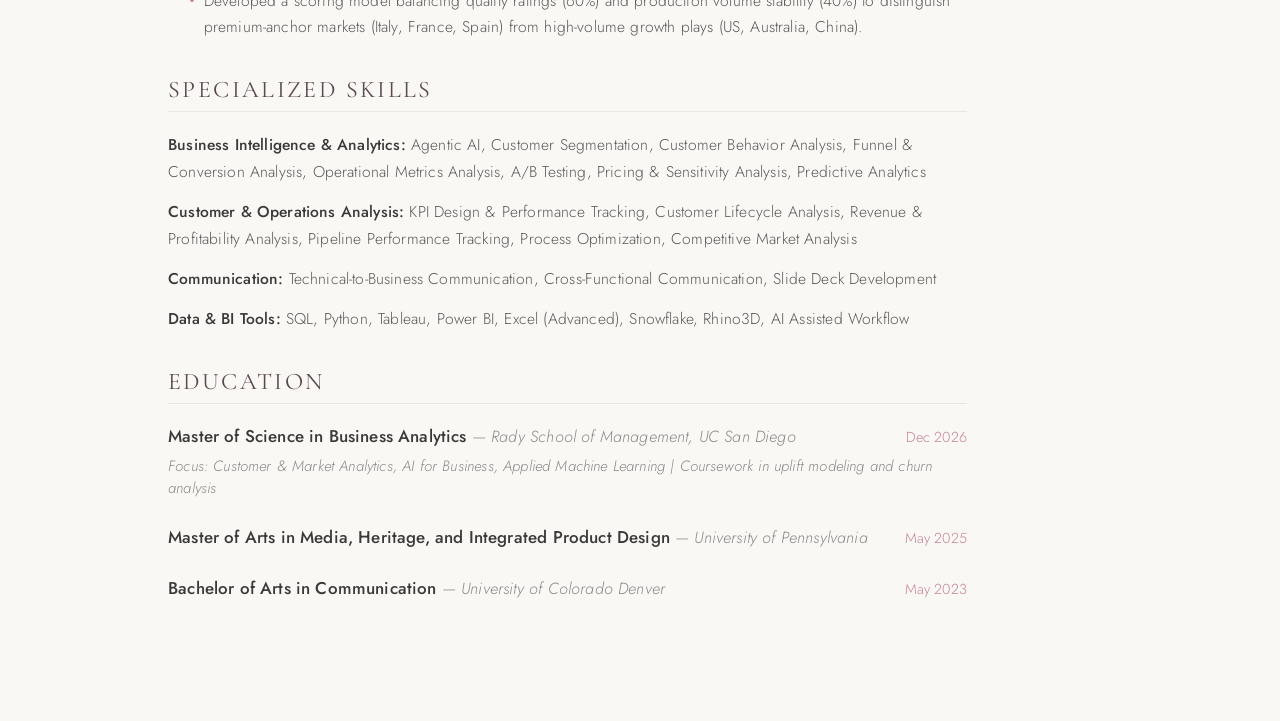
<file: docs/cv.html>
<!DOCTYPE html>
<html xmlns="http://www.w3.org/1999/xhtml" lang="en" xml:lang="en"><head>

<meta charset="utf-8">
<meta name="generator" content="quarto-1.9.36">

<meta name="viewport" content="width=device-width, initial-scale=1.0, user-scalable=yes">

<meta name="description" content="Resume of Yafei (Judie) Zhang — Experience in data analytics, marketing strategy, and business intelligence.">

<title>Resume – Yafei (Judie) Zhang</title>
<style>
/* Default styles provided by pandoc.
** See https://pandoc.org/MANUAL.html#variables-for-html for config info.
*/
code{white-space: pre-wrap;}
span.smallcaps{font-variant: small-caps;}
div.columns{display: flex; gap: min(4vw, 1.5em);}
div.column{flex: auto; overflow-x: auto;}
div.hanging-indent{margin-left: 1.5em; text-indent: -1.5em;}
ul.task-list{list-style: none;}
ul.task-list li input[type="checkbox"] {
  width: 0.8em;
  margin: 0 0.8em 0.2em -1em; /* quarto-specific, see https://github.com/quarto-dev/quarto-cli/issues/4556 */ 
  vertical-align: middle;
}
</style>


<script src="site_libs/quarto-nav/quarto-nav.js"></script>
<script src="site_libs/quarto-nav/headroom.min.js"></script>
<script src="site_libs/clipboard/clipboard.min.js"></script>
<script src="site_libs/quarto-search/autocomplete.umd.js"></script>
<script src="site_libs/quarto-search/fuse.min.js"></script>
<script src="site_libs/quarto-search/quarto-search.js"></script>
<meta name="quarto:offset" content="./">
<link href="./favicon.svg" rel="icon" type="image/svg+xml">
<script src="site_libs/quarto-html/quarto.js" type="module"></script>
<script src="site_libs/quarto-html/tabsets/tabsets.js" type="module"></script>
<script src="site_libs/quarto-html/popper.min.js"></script>
<script src="site_libs/quarto-html/tippy.umd.min.js"></script>
<script src="site_libs/quarto-html/anchor.min.js"></script>
<link href="site_libs/quarto-html/tippy.css" rel="stylesheet">
<link href="site_libs/quarto-html/quarto-syntax-highlighting-845c23b38eaddc0f92fda52bfe77a8c8.css" rel="stylesheet" id="quarto-text-highlighting-styles">
<script src="site_libs/bootstrap/bootstrap.min.js"></script>
<link href="site_libs/bootstrap/bootstrap-icons.css" rel="stylesheet">
<link href="site_libs/bootstrap/bootstrap-158031087360bce0ff56dc785ce39e06.min.css" rel="stylesheet" append-hash="true" id="quarto-bootstrap" data-mode="light">
<script id="quarto-search-options" type="application/json">{
  "location": "navbar",
  "copy-button": false,
  "collapse-after": 3,
  "panel-placement": "end",
  "type": "overlay",
  "limit": 50,
  "keyboard-shortcut": [
    "f",
    "/",
    "s"
  ],
  "show-item-context": false,
  "language": {
    "search-no-results-text": "No results",
    "search-matching-documents-text": "matching documents",
    "search-copy-link-title": "Copy link to search",
    "search-hide-matches-text": "Hide additional matches",
    "search-more-match-text": "more match in this document",
    "search-more-matches-text": "more matches in this document",
    "search-clear-button-title": "Clear",
    "search-text-placeholder": "",
    "search-detached-cancel-button-title": "Cancel",
    "search-submit-button-title": "Submit",
    "search-label": "Search"
  }
}</script>
<script async="" src="https://www.googletagmanager.com/gtag/js?id=G-XXXXXXXXXX"></script>

<script type="text/javascript">

window.dataLayer = window.dataLayer || [];
function gtag(){dataLayer.push(arguments);}
gtag('js', new Date());
gtag('config', 'G-XXXXXXXXXX', { 'anonymize_ip': true});
</script>


<link rel="stylesheet" href="styles.css">
<meta property="og:title" content="Resume – Yafei (Judie) Zhang">
<meta property="og:description" content="Resume of Yafei (Judie) Zhang — Experience in data analytics, marketing strategy, and business intelligence.">
<meta property="og:site_name" content="Yafei (Judie) Zhang">
<meta property="og:locale" content="en_US">
<meta name="twitter:title" content="Resume – Yafei (Judie) Zhang">
<meta name="twitter:description" content="Resume of Yafei (Judie) Zhang — Experience in data analytics, marketing strategy, and business intelligence.">
<meta name="twitter:card" content="summary_large_image">
</head>

<body class="nav-fixed quarto-light">

<div id="quarto-search-results"></div>
  <header id="quarto-header" class="headroom fixed-top">
    <nav class="navbar navbar-expand-lg " data-bs-theme="dark">
      <div class="navbar-container container-fluid">
      <div class="navbar-brand-container mx-auto">
    <a class="navbar-brand" href="./index.html">
    <span class="navbar-title">Yafei (Judie) Zhang</span>
    </a>
  </div>
            <div id="quarto-search" class="" title="Search"></div>
          <button class="navbar-toggler" type="button" data-bs-toggle="collapse" data-bs-target="#navbarCollapse" aria-controls="navbarCollapse" role="menu" aria-expanded="false" aria-label="Toggle navigation" onclick="if (window.quartoToggleHeadroom) { window.quartoToggleHeadroom(); }">
  <span class="navbar-toggler-icon"></span>
</button>
          <div class="collapse navbar-collapse" id="navbarCollapse">
            <ul class="navbar-nav navbar-nav-scroll me-auto">
  <li class="nav-item">
    <a class="nav-link" href="./index.html"> 
<span class="menu-text">Hi</span></a>
  </li>  
  <li class="nav-item">
    <a class="nav-link active" href="./cv.html" aria-current="page"> 
<span class="menu-text">Resume</span></a>
  </li>  
  <li class="nav-item">
    <a class="nav-link" href="./projects.html"> 
<span class="menu-text">Projects</span></a>
  </li>  
  <li class="nav-item">
    <a class="nav-link" href="./blog.html"> 
<span class="menu-text">Blog</span></a>
  </li>  
  <li class="nav-item">
    <a class="nav-link" href="./lens.html"> 
<span class="menu-text">Through the Lens</span></a>
  </li>  
  <li class="nav-item">
    <a class="nav-link" href="./art.html"> 
<span class="menu-text">Art &amp; Heritage</span></a>
  </li>  
  <li class="nav-item">
    <a class="nav-link" href="./connect.html"> 
<span class="menu-text">Connect</span></a>
  </li>  
</ul>
          </div> <!-- /navcollapse -->
            <div class="quarto-navbar-tools">
</div>
      </div> <!-- /container-fluid -->
    </nav>
</header>
<!-- content -->
<div id="quarto-content" class="quarto-container page-columns page-rows-contents page-layout-article page-navbar">
<!-- sidebar -->
<!-- margin-sidebar -->
    <div id="quarto-margin-sidebar" class="sidebar margin-sidebar zindex-bottom">
        
    </div>
<!-- main -->
<main class="content" id="quarto-document-content">

<header id="title-block-header" class="quarto-title-block default">
<div class="quarto-title">
<h1 class="title">Resume</h1>
</div>

<div>
  <div class="description">
    Resume of Yafei (Judie) Zhang — Experience in data analytics, marketing strategy, and business intelligence.
  </div>
</div>


<div class="quarto-title-meta">

    
  
    
  </div>
  


</header>


<div class="resume-container">

  <!-- Header -->
  <div class="resume-header">
    <h1 class="resume-name">Yafei Zhang</h1>
    <div class="resume-contact">
      San Diego, CA &nbsp;|&nbsp; (445) 800-6477 &nbsp;|&nbsp;
      <a href="mailto:yaz133@ucsd.edu">yaz133@ucsd.edu</a> &nbsp;|&nbsp;
      <a href="https://www.linkedin.com/in/yafei-zhang-judie/" target="_blank">LinkedIn</a>
    </div>
    <a href="files/resume.pdf" class="resume-download" download="">Download PDF</a>
  </div>

  <!-- Experience -->
  <h2 class="resume-section-title anchored">Experience</h2>

  <div class="resume-entry">
    <div class="resume-entry-header">
      <div>
        <span class="resume-role">Score Framework &amp; Customer Experience Analytics</span>
        <span class="resume-company">— Thermo Fisher Scientific Client</span>
      </div>
      <span class="resume-date">Spring 2026 | In Progress</span>
    </div>
    <ul>
      <li>Evaluating CX Score KPIs and weighting model performance, sensitivity, and relevance using descriptive, predictive, and prescriptive analytics to discover key drivers of customer experience outcomes and early change signals.</li>
      <li>Simulation and comparison of scoring and weighting schemes, resulting in data-driven recommendations and a CX framework for improved stakeholder trust, interpretability, and proactive customer experience management.</li>
    </ul>
  </div>

  <div class="resume-entry">
    <div class="resume-entry-header">
      <div>
        <span class="resume-role">Data Marketing Analyst</span>
        <span class="resume-company">— Levra Labs</span>
        <span class="resume-type">(Part-Time)</span>
      </div>
      <span class="resume-date">Feb 2026 – Present</span>
    </div>
    <ul>
      <li>Built an investor metrics workbook tracking MRR, ARR, LTV:CAC ratio, gross margin, and churn across 10 linked sheets — used by the CEO in every investor meeting.</li>
      <li>Researched and profiled 15+ partnership targets across three tiers, scoring each on revenue fit, team size, and strategic alignment to prioritize outreach.</li>
      <li>Created a competitive tracker comparing client company against two funded competitors ($78M and $62M raised), with gap analysis and investor rebuttal scripts.</li>
      <li>Developed a 5-year financial model projecting revenue across three streams (subscription, transaction, commission) with auto-updating growth assumptions.</li>
    </ul>
  </div>

  <div class="resume-entry">
    <div class="resume-entry-header">
      <div>
        <span class="resume-role">Data &amp; Strategy Analyst</span>
        <span class="resume-company">— Hawaii DBET</span>
        <span class="resume-type">(Part-Time)</span>
      </div>
      <span class="resume-date">May 2024 – Jul 2025</span>
    </div>
    <ul>
      <li>Designed an automated, reproducible Python pipeline that analyzed 9 years of USDA Kona Coffee data (2015–2024) spanning production, yield, and pricing — replacing manual reporting, cut turnaround by 40%.</li>
      <li>Enabled stakeholders to stress-test seasonality, service level, and price sensitivity for export decision making.</li>
      <li>Identified the structural ceiling on coffee supply — 7,000 acres, yield variance of 3,150–4,180 lbs/acre, and a 62% price run-up ($1.55→$2.51/lb) over 9 seasons — for risk framework strategy making.</li>
      <li>Segmented Chinese B2B urban buyers and pressure-tested the margin resilience under disruptions, which shaped the premium positioning of export strategy's customer targeting.</li>
    </ul>
  </div>

  <div class="resume-entry">
    <div class="resume-entry-header">
      <div>
        <span class="resume-role">Marketing and Content Strategist</span>
        <span class="resume-company">— MirrorAI</span>
        <span class="resume-type">(Part-Time)</span>
      </div>
      <span class="resume-date">Nov 2024 – Jul 2025</span>
    </div>
    <ul>
      <li>Noticed friction in the report delivery flow and ran an A/B test that revealed 70% of customers preferred partial previews over a 3-minute wait — findings that drove a UX redesign and measurably improved user satisfaction.</li>
      <li>Spotted patterns in customer behavior data and partnered with Engineering and Product to weave those insights into the LLM development cycle, contributing to a 30% lift in customer retention.</li>
    </ul>
  </div>

  <!-- Project -->
  <h2 class="resume-section-title anchored">Project</h2>

  <div class="resume-entry">
    <div class="resume-entry-header">
      <div>
        <span class="resume-role">Global Wine Market Investment &amp; Sourcing Strategy</span>
        <span class="resume-company">— Python (Polars), Tableau</span>
      </div>
      <span class="resume-date">2025</span>
    </div>
    <ul>
      <li>Consolidated 130K+ Kaggle wine evaluations, World Bank GDP, and worldwide trade production data into a clean analytical foundation utilizing Polars pipeline, regex vintage parsing, and manual country-name reconciliation.</li>
      <li>Developed a scoring model balancing quality ratings (60%) and production volume stability (40%) to distinguish premium-anchor markets (Italy, France, Spain) from high-volume growth plays (US, Australia, China).</li>
    </ul>
  </div>

  <!-- Skills -->
  <h2 class="resume-section-title anchored">Specialized Skills</h2>

  <div class="resume-skills">
    <div class="resume-skill-group">
      <span class="resume-skill-label">Business Intelligence &amp; Analytics:</span>
      Agentic AI, Customer Segmentation, Customer Behavior Analysis, Funnel &amp; Conversion Analysis, Operational Metrics Analysis, A/B Testing, Pricing &amp; Sensitivity Analysis, Predictive Analytics
    </div>
    <div class="resume-skill-group">
      <span class="resume-skill-label">Customer &amp; Operations Analysis:</span>
      KPI Design &amp; Performance Tracking, Customer Lifecycle Analysis, Revenue &amp; Profitability Analysis, Pipeline Performance Tracking, Process Optimization, Competitive Market Analysis
    </div>
    <div class="resume-skill-group">
      <span class="resume-skill-label">Communication:</span>
      Technical-to-Business Communication, Cross-Functional Communication, Slide Deck Development
    </div>
    <div class="resume-skill-group">
      <span class="resume-skill-label">Data &amp; BI Tools:</span>
      SQL, Python, Tableau, Power BI, Excel (Advanced), Snowflake, Rhino3D, AI Assisted Workflow
    </div>
  </div>

  <!-- Education -->
  <h2 class="resume-section-title anchored">Education</h2>

  <div class="resume-entry">
    <div class="resume-entry-header">
      <div>
        <span class="resume-role">Master of Science in Business Analytics</span>
        <span class="resume-company">— Rady School of Management, UC San Diego</span>
      </div>
      <span class="resume-date">Dec 2026</span>
    </div>
    <p class="resume-edu-detail"><em>Focus: Customer &amp; Market Analytics, AI for Business, Applied Machine Learning | Coursework in uplift modeling and churn analysis</em></p>
  </div>

  <div class="resume-entry">
    <div class="resume-entry-header">
      <div>
        <span class="resume-role">Master of Arts in Media, Heritage, and Integrated Product Design</span>
        <span class="resume-company">— University of Pennsylvania</span>
      </div>
      <span class="resume-date">May 2025</span>
    </div>
  </div>

  <div class="resume-entry">
    <div class="resume-entry-header">
      <div>
        <span class="resume-role">Bachelor of Arts in Communication</span>
        <span class="resume-company">— University of Colorado Denver</span>
      </div>
      <span class="resume-date">May 2023</span>
    </div>
  </div>

</div>



</main> <!-- /main -->
<script id="quarto-html-after-body" type="application/javascript">
  window.document.addEventListener("DOMContentLoaded", function (event) {
    const icon = "";
    const anchorJS = new window.AnchorJS();
    anchorJS.options = {
      placement: 'right',
      icon: icon
    };
    anchorJS.add('.anchored');
    const isCodeAnnotation = (el) => {
      for (const clz of el.classList) {
        if (clz.startsWith('code-annotation-')) {                     
          return true;
        }
      }
      return false;
    }
    const onCopySuccess = function(e) {
      // button target
      const button = e.trigger;
      // don't keep focus
      button.blur();
      // flash "checked"
      button.classList.add('code-copy-button-checked');
      var currentTitle = button.getAttribute("title");
      button.setAttribute("title", "Copied!");
      let tooltip;
      if (window.bootstrap) {
        button.setAttribute("data-bs-toggle", "tooltip");
        button.setAttribute("data-bs-placement", "left");
        button.setAttribute("data-bs-title", "Copied!");
        tooltip = new bootstrap.Tooltip(button, 
          { trigger: "manual", 
            customClass: "code-copy-button-tooltip",
            offset: [0, -8]});
        tooltip.show();    
      }
      setTimeout(function() {
        if (tooltip) {
          tooltip.hide();
          button.removeAttribute("data-bs-title");
          button.removeAttribute("data-bs-toggle");
          button.removeAttribute("data-bs-placement");
        }
        button.setAttribute("title", currentTitle);
        button.classList.remove('code-copy-button-checked');
      }, 1000);
      // clear code selection
      e.clearSelection();
    }
    const getTextToCopy = function(trigger) {
      const outerScaffold = trigger.parentElement.cloneNode(true);
      const codeEl = outerScaffold.querySelector('code');
      for (const childEl of codeEl.children) {
        if (isCodeAnnotation(childEl)) {
          childEl.remove();
        }
      }
      return codeEl.innerText;
    }
    const clipboard = new window.ClipboardJS('.code-copy-button:not([data-in-quarto-modal])', {
      text: getTextToCopy
    });
    clipboard.on('success', onCopySuccess);
    if (window.document.getElementById('quarto-embedded-source-code-modal')) {
      const clipboardModal = new window.ClipboardJS('.code-copy-button[data-in-quarto-modal]', {
        text: getTextToCopy,
        container: window.document.getElementById('quarto-embedded-source-code-modal')
      });
      clipboardModal.on('success', onCopySuccess);
    }
      var localhostRegex = new RegExp(/^(?:http|https):\/\/localhost\:?[0-9]*\//);
      var mailtoRegex = new RegExp(/^mailto:/);
        var filterRegex = new RegExp("https:\/\/rsm-yaz133\.github\.io\/Yafei-Zhang-Personal-Website-");
      var isInternal = (href) => {
          return filterRegex.test(href) || localhostRegex.test(href) || mailtoRegex.test(href);
      }
      // Inspect non-navigation links and adorn them if external
     var links = window.document.querySelectorAll('a[href]:not(.nav-link):not(.navbar-brand):not(.toc-action):not(.sidebar-link):not(.sidebar-item-toggle):not(.pagination-link):not(.no-external):not([aria-hidden]):not(.dropdown-item):not(.quarto-navigation-tool):not(.about-link)');
      for (var i=0; i<links.length; i++) {
        const link = links[i];
        if (!isInternal(link.href)) {
          // undo the damage that might have been done by quarto-nav.js in the case of
          // links that we want to consider external
          if (link.dataset.originalHref !== undefined) {
            link.href = link.dataset.originalHref;
          }
        }
      }
    function tippyHover(el, contentFn, onTriggerFn, onUntriggerFn) {
      const config = {
        allowHTML: true,
        maxWidth: 500,
        delay: 100,
        arrow: false,
        appendTo: function(el) {
            return el.parentElement;
        },
        interactive: true,
        interactiveBorder: 10,
        theme: 'quarto',
        placement: 'bottom-start',
      };
      if (contentFn) {
        config.content = contentFn;
      }
      if (onTriggerFn) {
        config.onTrigger = onTriggerFn;
      }
      if (onUntriggerFn) {
        config.onUntrigger = onUntriggerFn;
      }
      window.tippy(el, config); 
    }
    const noterefs = window.document.querySelectorAll('a[role="doc-noteref"]');
    for (var i=0; i<noterefs.length; i++) {
      const ref = noterefs[i];
      tippyHover(ref, function() {
        // use id or data attribute instead here
        let href = ref.getAttribute('data-footnote-href') || ref.getAttribute('href');
        try { href = new URL(href).hash; } catch {}
        const id = href.replace(/^#\/?/, "");
        const note = window.document.getElementById(id);
        if (note) {
          return note.innerHTML;
        } else {
          return "";
        }
      });
    }
    const xrefs = window.document.querySelectorAll('a.quarto-xref');
    const processXRef = (id, note) => {
      // Strip column container classes
      const stripColumnClz = (el) => {
        el.classList.remove("page-full", "page-columns");
        if (el.children) {
          for (const child of el.children) {
            stripColumnClz(child);
          }
        }
      }
      stripColumnClz(note)
      if (id === null || id.startsWith('sec-')) {
        // Special case sections, only their first couple elements
        const container = document.createElement("div");
        if (note.children && note.children.length > 2) {
          container.appendChild(note.children[0].cloneNode(true));
          for (let i = 1; i < note.children.length; i++) {
            const child = note.children[i];
            if (child.tagName === "P" && child.innerText === "") {
              continue;
            } else {
              container.appendChild(child.cloneNode(true));
              break;
            }
          }
          if (window.Quarto?.typesetMath) {
            window.Quarto.typesetMath(container);
          }
          return container.innerHTML
        } else {
          if (window.Quarto?.typesetMath) {
            window.Quarto.typesetMath(note);
          }
          return note.innerHTML;
        }
      } else {
        // Remove any anchor links if they are present
        const anchorLink = note.querySelector('a.anchorjs-link');
        if (anchorLink) {
          anchorLink.remove();
        }
        if (window.Quarto?.typesetMath) {
          window.Quarto.typesetMath(note);
        }
        if (note.classList.contains("callout")) {
          return note.outerHTML;
        } else {
          return note.innerHTML;
        }
      }
    }
    for (var i=0; i<xrefs.length; i++) {
      const xref = xrefs[i];
      tippyHover(xref, undefined, function(instance) {
        instance.disable();
        let url = xref.getAttribute('href');
        let hash = undefined; 
        if (url.startsWith('#')) {
          hash = url;
        } else {
          try { hash = new URL(url).hash; } catch {}
        }
        if (hash) {
          const id = hash.replace(/^#\/?/, "");
          const note = window.document.getElementById(id);
          if (note !== null) {
            try {
              const html = processXRef(id, note.cloneNode(true));
              instance.setContent(html);
            } finally {
              instance.enable();
              instance.show();
            }
          } else {
            // See if we can fetch this
            fetch(url.split('#')[0])
            .then(res => res.text())
            .then(html => {
              const parser = new DOMParser();
              const htmlDoc = parser.parseFromString(html, "text/html");
              const note = htmlDoc.getElementById(id);
              if (note !== null) {
                const html = processXRef(id, note);
                instance.setContent(html);
              } 
            }).finally(() => {
              instance.enable();
              instance.show();
            });
          }
        } else {
          // See if we can fetch a full url (with no hash to target)
          // This is a special case and we should probably do some content thinning / targeting
          fetch(url)
          .then(res => res.text())
          .then(html => {
            const parser = new DOMParser();
            const htmlDoc = parser.parseFromString(html, "text/html");
            const note = htmlDoc.querySelector('main.content');
            if (note !== null) {
              // This should only happen for chapter cross references
              // (since there is no id in the URL)
              // remove the first header
              if (note.children.length > 0 && note.children[0].tagName === "HEADER") {
                note.children[0].remove();
              }
              const html = processXRef(null, note);
              instance.setContent(html);
            } 
          }).finally(() => {
            instance.enable();
            instance.show();
          });
        }
      }, function(instance) {
      });
    }
        let selectedAnnoteEl;
        const selectorForAnnotation = ( cell, annotation) => {
          let cellAttr = 'data-code-cell="' + cell + '"';
          let lineAttr = 'data-code-annotation="' +  annotation + '"';
          const selector = 'span[' + cellAttr + '][' + lineAttr + ']';
          return selector;
        }
        const selectCodeLines = (annoteEl) => {
          const doc = window.document;
          const targetCell = annoteEl.getAttribute("data-target-cell");
          const targetAnnotation = annoteEl.getAttribute("data-target-annotation");
          const annoteSpan = window.document.querySelector(selectorForAnnotation(targetCell, targetAnnotation));
          const lines = annoteSpan.getAttribute("data-code-lines").split(",");
          const lineIds = lines.map((line) => {
            return targetCell + "-" + line;
          })
          let top = null;
          let height = null;
          let parent = null;
          if (lineIds.length > 0) {
              //compute the position of the single el (top and bottom and make a div)
              const el = window.document.getElementById(lineIds[0]);
              top = el.offsetTop;
              height = el.offsetHeight;
              parent = el.parentElement.parentElement;
            if (lineIds.length > 1) {
              const lastEl = window.document.getElementById(lineIds[lineIds.length - 1]);
              const bottom = lastEl.offsetTop + lastEl.offsetHeight;
              height = bottom - top;
            }
            if (top !== null && height !== null && parent !== null) {
              // cook up a div (if necessary) and position it 
              let div = window.document.getElementById("code-annotation-line-highlight");
              if (div === null) {
                div = window.document.createElement("div");
                div.setAttribute("id", "code-annotation-line-highlight");
                div.style.position = 'absolute';
                parent.appendChild(div);
              }
              div.style.top = top - 2 + "px";
              div.style.height = height + 4 + "px";
              div.style.left = 0;
              let gutterDiv = window.document.getElementById("code-annotation-line-highlight-gutter");
              if (gutterDiv === null) {
                gutterDiv = window.document.createElement("div");
                gutterDiv.setAttribute("id", "code-annotation-line-highlight-gutter");
                gutterDiv.style.position = 'absolute';
                const codeCell = window.document.getElementById(targetCell);
                const gutter = codeCell.querySelector('.code-annotation-gutter');
                gutter.appendChild(gutterDiv);
              }
              gutterDiv.style.top = top - 2 + "px";
              gutterDiv.style.height = height + 4 + "px";
            }
            selectedAnnoteEl = annoteEl;
          }
        };
        const unselectCodeLines = () => {
          const elementsIds = ["code-annotation-line-highlight", "code-annotation-line-highlight-gutter"];
          elementsIds.forEach((elId) => {
            const div = window.document.getElementById(elId);
            if (div) {
              div.remove();
            }
          });
          selectedAnnoteEl = undefined;
        };
          // Handle positioning of the toggle
      window.addEventListener(
        "resize",
        throttle(() => {
          elRect = undefined;
          if (selectedAnnoteEl) {
            selectCodeLines(selectedAnnoteEl);
          }
        }, 10)
      );
      function throttle(fn, ms) {
      let throttle = false;
      let timer;
        return (...args) => {
          if(!throttle) { // first call gets through
              fn.apply(this, args);
              throttle = true;
          } else { // all the others get throttled
              if(timer) clearTimeout(timer); // cancel #2
              timer = setTimeout(() => {
                fn.apply(this, args);
                timer = throttle = false;
              }, ms);
          }
        };
      }
        // Attach click handler to the DT
        const annoteDls = window.document.querySelectorAll('dt[data-target-cell]');
        for (const annoteDlNode of annoteDls) {
          annoteDlNode.addEventListener('click', (event) => {
            const clickedEl = event.target;
            if (clickedEl !== selectedAnnoteEl) {
              unselectCodeLines();
              const activeEl = window.document.querySelector('dt[data-target-cell].code-annotation-active');
              if (activeEl) {
                activeEl.classList.remove('code-annotation-active');
              }
              selectCodeLines(clickedEl);
              clickedEl.classList.add('code-annotation-active');
            } else {
              // Unselect the line
              unselectCodeLines();
              clickedEl.classList.remove('code-annotation-active');
            }
          });
        }
    const findCites = (el) => {
      const parentEl = el.parentElement;
      if (parentEl) {
        const cites = parentEl.dataset.cites;
        if (cites) {
          return {
            el,
            cites: cites.split(' ')
          };
        } else {
          return findCites(el.parentElement)
        }
      } else {
        return undefined;
      }
    };
    var bibliorefs = window.document.querySelectorAll('a[role="doc-biblioref"]');
    for (var i=0; i<bibliorefs.length; i++) {
      const ref = bibliorefs[i];
      const citeInfo = findCites(ref);
      if (citeInfo) {
        tippyHover(citeInfo.el, function() {
          var popup = window.document.createElement('div');
          citeInfo.cites.forEach(function(cite) {
            var citeDiv = window.document.createElement('div');
            citeDiv.classList.add('hanging-indent');
            citeDiv.classList.add('csl-entry');
            var biblioDiv = window.document.getElementById('ref-' + cite);
            if (biblioDiv) {
              citeDiv.innerHTML = biblioDiv.innerHTML;
            }
            popup.appendChild(citeDiv);
          });
          return popup.innerHTML;
        });
      }
    }
  });
  </script>
</div> <!-- /content -->




</body></html>
</file>
<file: docs/site_libs/quarto-html/tippy.css>
.tippy-box[data-animation=fade][data-state=hidden]{opacity:0}[data-tippy-root]{max-width:calc(100vw - 10px)}.tippy-box{position:relative;background-color:#333;color:#fff;border-radius:4px;font-size:14px;line-height:1.4;white-space:normal;outline:0;transition-property:transform,visibility,opacity}.tippy-box[data-placement^=top]>.tippy-arrow{bottom:0}.tippy-box[data-placement^=top]>.tippy-arrow:before{bottom:-7px;left:0;border-width:8px 8px 0;border-top-color:initial;transform-origin:center top}.tippy-box[data-placement^=bottom]>.tippy-arrow{top:0}.tippy-box[data-placement^=bottom]>.tippy-arrow:before{top:-7px;left:0;border-width:0 8px 8px;border-bottom-color:initial;transform-origin:center bottom}.tippy-box[data-placement^=left]>.tippy-arrow{right:0}.tippy-box[data-placement^=left]>.tippy-arrow:before{border-width:8px 0 8px 8px;border-left-color:initial;right:-7px;transform-origin:center left}.tippy-box[data-placement^=right]>.tippy-arrow{left:0}.tippy-box[data-placement^=right]>.tippy-arrow:before{left:-7px;border-width:8px 8px 8px 0;border-right-color:initial;transform-origin:center right}.tippy-box[data-inertia][data-state=visible]{transition-timing-function:cubic-bezier(.54,1.5,.38,1.11)}.tippy-arrow{width:16px;height:16px;color:#333}.tippy-arrow:before{content:"";position:absolute;border-color:transparent;border-style:solid}.tippy-content{position:relative;padding:5px 9px;z-index:1}
</file>
<file: docs/site_libs/quarto-html/quarto-syntax-highlighting-845c23b38eaddc0f92fda52bfe77a8c8.css>
/* quarto syntax highlight colors */
:root {
  --quarto-hl-ot-color: #003B4F;
  --quarto-hl-at-color: #657422;
  --quarto-hl-ss-color: #20794D;
  --quarto-hl-an-color: #5E5E5E;
  --quarto-hl-fu-color: #4758AB;
  --quarto-hl-st-color: #20794D;
  --quarto-hl-cf-color: #003B4F;
  --quarto-hl-op-color: #5E5E5E;
  --quarto-hl-er-color: #AD0000;
  --quarto-hl-bn-color: #AD0000;
  --quarto-hl-al-color: #AD0000;
  --quarto-hl-va-color: #111111;
  --quarto-hl-bu-color: inherit;
  --quarto-hl-ex-color: inherit;
  --quarto-hl-pp-color: #AD0000;
  --quarto-hl-in-color: #5E5E5E;
  --quarto-hl-vs-color: #20794D;
  --quarto-hl-wa-color: #5E5E5E;
  --quarto-hl-do-color: #5E5E5E;
  --quarto-hl-im-color: #00769E;
  --quarto-hl-ch-color: #20794D;
  --quarto-hl-dt-color: #AD0000;
  --quarto-hl-fl-color: #AD0000;
  --quarto-hl-co-color: #5E5E5E;
  --quarto-hl-cv-color: #5E5E5E;
  --quarto-hl-cn-color: #8f5902;
  --quarto-hl-sc-color: #5E5E5E;
  --quarto-hl-dv-color: #AD0000;
  --quarto-hl-kw-color: #003B4F;
}

/* other quarto variables */
:root {
  --quarto-font-monospace: SFMono-Regular, Menlo, Monaco, Consolas, "Liberation Mono", "Courier New", monospace;
}

/* syntax highlight based on Pandoc's rules */
pre > code.sourceCode > span {
  color: #003B4F;
}

code.sourceCode > span {
  color: #003B4F;
}

div.sourceCode,
div.sourceCode pre.sourceCode {
  color: #003B4F;
}

/* Normal */
code span {
  color: #003B4F;
}

/* Alert */
code span.al {
  color: #AD0000;
  font-style: inherit;
}

/* Annotation */
code span.an {
  color: #5E5E5E;
  font-style: inherit;
}

/* Attribute */
code span.at {
  color: #657422;
  font-style: inherit;
}

/* BaseN */
code span.bn {
  color: #AD0000;
  font-style: inherit;
}

/* BuiltIn */
code span.bu {
  font-style: inherit;
}

/* ControlFlow */
code span.cf {
  color: #003B4F;
  font-weight: bold;
  font-style: inherit;
}

/* Char */
code span.ch {
  color: #20794D;
  font-style: inherit;
}

/* Constant */
code span.cn {
  color: #8f5902;
  font-style: inherit;
}

/* Comment */
code span.co {
  color: #5E5E5E;
  font-style: inherit;
}

/* CommentVar */
code span.cv {
  color: #5E5E5E;
  font-style: italic;
}

/* Documentation */
code span.do {
  color: #5E5E5E;
  font-style: italic;
}

/* DataType */
code span.dt {
  color: #AD0000;
  font-style: inherit;
}

/* DecVal */
code span.dv {
  color: #AD0000;
  font-style: inherit;
}

/* Error */
code span.er {
  color: #AD0000;
  font-style: inherit;
}

/* Extension */
code span.ex {
  font-style: inherit;
}

/* Float */
code span.fl {
  color: #AD0000;
  font-style: inherit;
}

/* Function */
code span.fu {
  color: #4758AB;
  font-style: inherit;
}

/* Import */
code span.im {
  color: #00769E;
  font-style: inherit;
}

/* Information */
code span.in {
  color: #5E5E5E;
  font-style: inherit;
}

/* Keyword */
code span.kw {
  color: #003B4F;
  font-weight: bold;
  font-style: inherit;
}

/* Operator */
code span.op {
  color: #5E5E5E;
  font-style: inherit;
}

/* Other */
code span.ot {
  color: #003B4F;
  font-style: inherit;
}

/* Preprocessor */
code span.pp {
  color: #AD0000;
  font-style: inherit;
}

/* SpecialChar */
code span.sc {
  color: #5E5E5E;
  font-style: inherit;
}

/* SpecialString */
code span.ss {
  color: #20794D;
  font-style: inherit;
}

/* String */
code span.st {
  color: #20794D;
  font-style: inherit;
}

/* Variable */
code span.va {
  color: #111111;
  font-style: inherit;
}

/* VerbatimString */
code span.vs {
  color: #20794D;
  font-style: inherit;
}

/* Warning */
code span.wa {
  color: #5E5E5E;
  font-style: italic;
}

.prevent-inlining {
  content: "</";
}

/*# sourceMappingURL=ac89f0bb514bba72461919f78549e31c.css.map */
</file>
<file: docs/styles.css>
/* ─── Google Fonts ─────────────────────────────────────────── */
@import url('https://fonts.googleapis.com/css2?family=Cormorant+Garamond:ital,wght@0,300;0,400;0,600;1,300;1,400&family=Jost:wght@300;400;500&display=swap');

/* ─── Base ──────────────────────────────────────────────────── */
body {
  font-family: 'Jost', sans-serif;
  background-color: #faf8f5;
  color: #3a3a3a;
  font-weight: 300;
  letter-spacing: 0.01em;
}

h1, h2, h3, h4, h5, h6 {
  font-family: 'Cormorant Garamond', serif;
  font-weight: 400;
  color: #3a3a3a;
  letter-spacing: 0.02em;
}

/* ─── Navbar ────────────────────────────────────────────────── */
.navbar {
  background-color: rgba(250, 248, 245, 0.96) !important;
  backdrop-filter: blur(10px);
  border-bottom: 1px solid #e8ddd5;
  padding: 0.9rem 2rem;
}

.navbar-brand {
  font-family: 'Cormorant Garamond', serif;
  font-size: 1.35rem;
  letter-spacing: 0.06em;
  color: #3a3a3a !important;
}

.navbar .nav-link {
  font-family: 'Jost', sans-serif;
  font-weight: 400;
  font-size: 0.82rem;
  letter-spacing: 0.1em;
  text-transform: uppercase;
  color: #8a8a8a !important;
  transition: color 0.3s ease;
  padding: 0.4rem 1rem !important;
}

.navbar .nav-link:hover,
.navbar .nav-link.active {
  color: #c4849a !important;
}

/* ─── About / Landing ───────────────────────────────────────── */
.quarto-about-jolla {
  padding: 3rem 1rem;
}

.quarto-about-jolla .about-image {
  border-radius: 50%;
  border: 4px solid #f0e2e6;
  box-shadow: 0 8px 36px rgba(196, 132, 154, 0.18);
}

.quarto-about-jolla h1 {
  font-size: 2.4rem;
  font-weight: 300;
  letter-spacing: 0.06em;
  margin-bottom: 0.5rem;
}

.quarto-about-jolla p {
  font-size: 1.02rem;
  line-height: 1.85;
  color: #5a5a5a;
  max-width: 600px;
  margin: 0 auto;
}

/* Social link buttons */
.quarto-about-jolla .about-links .btn {
  border: 1px solid #e0cfcf;
  color: #c4849a;
  background: transparent;
  border-radius: 50px;
  padding: 0.4rem 1.2rem;
  font-size: 0.85rem;
  font-family: 'Jost', sans-serif;
  letter-spacing: 0.05em;
  transition: all 0.3s ease;
  margin: 0.3rem;
}

.quarto-about-jolla .about-links .btn:hover {
  background-color: #c4849a;
  border-color: #c4849a;
  color: white;
  transform: translateY(-2px);
  box-shadow: 0 4px 14px rgba(196, 132, 154, 0.3);
}

/* ─── Photo Gallery ─────────────────────────────────────────── */
.gallery-section {
  margin: 3.5rem 0 2rem;
  text-align: center;
}

.gallery-section .gallery-title {
  font-family: 'Cormorant Garamond', serif;
  font-size: 1.5rem;
  font-weight: 300;
  letter-spacing: 0.18em;
  text-transform: uppercase;
  color: #9a9a9a;
  margin-bottom: 0.6rem;
}

.gallery-section .gallery-title::after {
  content: '';
  display: block;
  width: 36px;
  height: 1px;
  background: #c4849a;
  margin: 0.75rem auto 0;
}

.photo-gallery {
  display: grid;
  grid-template-columns: repeat(3, 1fr);
  gap: 10px;
  margin-top: 1.8rem;
}

.photo-gallery img {
  width: 100%;
  height: 210px;
  object-fit: cover;
  border-radius: 8px;
  transition: transform 0.45s ease, box-shadow 0.45s ease;
  box-shadow: 0 2px 12px rgba(0, 0, 0, 0.07);
}

.photo-gallery img:hover {
  transform: scale(1.04);
  box-shadow: 0 10px 30px rgba(0, 0, 0, 0.14);
}

/* ─── Connect Page ──────────────────────────────────────────── */
.connect-portrait {
  width: 200px;
  height: 200px;
  object-fit: cover;
  border-radius: 50%;
  display: block;
  margin: 0.5rem auto 1.8rem;
  border: 3px solid #f0e2e6;
  box-shadow: 0 6px 28px rgba(196, 132, 154, 0.22);
}

.connect-intro {
  text-align: center;
  font-family: 'Cormorant Garamond', serif;
  font-size: 1.25rem;
  font-style: italic;
  color: #8a8a8a;
  max-width: 540px;
  margin: 0 auto 2.5rem;
  line-height: 1.85;
}

.cal-wrapper {
  border-radius: 16px;
  overflow: hidden;
  box-shadow: 0 4px 28px rgba(0, 0, 0, 0.07);
  margin-top: 1rem;
  background: white;
}

/* ─── Project Listing Cards ─────────────────────────────────── */
.quarto-listing-default .list-item {
  border: none !important;
  border-radius: 14px;
  box-shadow: 0 2px 18px rgba(0, 0, 0, 0.05);
  transition: box-shadow 0.35s ease, transform 0.35s ease;
  background: white;
  overflow: hidden;
  margin-bottom: 1.2rem;
}

.quarto-listing-default .list-item:hover {
  box-shadow: 0 10px 36px rgba(196, 132, 154, 0.18);
  transform: translateY(-4px);
}

.quarto-listing-default .list-item .listing-title {
  font-family: 'Cormorant Garamond', serif;
  font-size: 1.4rem;
}

/* ─── Category Tags ─────────────────────────────────────────── */
.quarto-category {
  background-color: #f5e6eb !important;
  color: #b0607a !important;
  border: none !important;
  font-family: 'Jost', sans-serif;
  font-size: 0.72rem;
  font-weight: 400;
  letter-spacing: 0.06em;
  border-radius: 50px !important;
  padding: 0.25rem 0.75rem !important;
}

/* ─── Links ─────────────────────────────────────────────────── */
a {
  color: #c4849a;
  transition: color 0.25s ease;
}

a:hover {
  color: #a66880;
  text-decoration: none;
}

/* ─── Dividers ──────────────────────────────────────────────── */
hr {
  border-color: #ece4df;
  margin: 2rem 0;
}

/* ─── Page title ────────────────────────────────────────────── */
.quarto-title h1.title {
  font-family: 'Cormorant Garamond', serif;
  font-size: 2.4rem;
  font-weight: 300;
  letter-spacing: 0.05em;
}

/* ─── TOC ───────────────────────────────────────────────────── */
#TOC .nav-link {
  font-size: 0.82rem;
  color: #9a9a9a;
  font-family: 'Jost', sans-serif;
}

#TOC .nav-link:hover,
#TOC .nav-link.active {
  color: #c4849a;
}

/* ─── Project Pages — Larger Text ───────────────────────────── */
.quarto-title + .quarto-categories + section,
main#quarto-document-content > section p,
main#quarto-document-content > section li {
  font-size: 1.12rem;
  line-height: 1.95;
}

main#quarto-document-content > section h2 {
  font-size: 1.65rem;
  margin-top: 2.5rem;
  margin-bottom: 0.8rem;
  color: #5a4a50;
}

/* ─── Project Images ────────────────────────────────────────── */
main#quarto-document-content figure img,
main#quarto-document-content > section img {
  border-radius: 12px;
  box-shadow: 0 4px 24px rgba(0, 0, 0, 0.08);
  margin: 1.5rem 0;
  transition: box-shadow 0.4s ease;
}

main#quarto-document-content figure img:hover,
main#quarto-document-content > section img:hover {
  box-shadow: 0 8px 36px rgba(196, 132, 154, 0.22);
}

/* ─── Tables ────────────────────────────────────────────────── */
main#quarto-document-content table {
  font-size: 1.02rem;
  border-radius: 10px;
  overflow: hidden;
  box-shadow: 0 2px 14px rgba(0, 0, 0, 0.04);
}

main#quarto-document-content table thead {
  background-color: #f5e6eb;
  color: #5a4a50;
}

main#quarto-document-content table th {
  font-family: 'Jost', sans-serif;
  font-weight: 500;
  letter-spacing: 0.03em;
  padding: 0.7rem 1rem;
}

main#quarto-document-content table td {
  padding: 0.6rem 1rem;
}

main#quarto-document-content table tbody tr:hover {
  background-color: #fdf5f7;
}

/* ─── Connect Page Links ───────────────────────────────────── */
.connect-links {
  display: flex;
  justify-content: center;
  gap: 1rem;
  flex-wrap: wrap;
  margin-bottom: 2.5rem;
}

.connect-btn {
  display: inline-flex;
  align-items: center;
  gap: 0.5rem;
  border: 1px solid #e0cfcf;
  color: #c4849a;
  background: transparent;
  border-radius: 50px;
  padding: 0.55rem 1.4rem;
  font-size: 0.88rem;
  font-family: 'Jost', sans-serif;
  letter-spacing: 0.05em;
  text-decoration: none;
  transition: all 0.3s ease;
}

.connect-btn:hover {
  background-color: #c4849a;
  border-color: #c4849a;
  color: white;
  transform: translateY(-2px);
  box-shadow: 0 4px 14px rgba(196, 132, 154, 0.3);
  text-decoration: none;
}

/* ─── Resume Page ──────────────────────────────────────────── */
.resume-container {
  max-width: 800px;
  margin: 0 auto;
  padding: 1rem 0;
}

.resume-header {
  text-align: center;
  margin-bottom: 2rem;
  padding-bottom: 1.5rem;
  border-bottom: 1px solid #ece4df;
}

.resume-name {
  font-family: 'Cormorant Garamond', serif;
  font-size: 2.6rem;
  font-weight: 300;
  letter-spacing: 0.08em;
  color: #3a3a3a;
  margin-bottom: 0.5rem;
}

.resume-contact {
  font-family: 'Jost', sans-serif;
  font-size: 0.9rem;
  color: #8a8a8a;
  letter-spacing: 0.02em;
  margin-bottom: 1rem;
}

.resume-contact a {
  color: #c4849a;
  text-decoration: none;
}

.resume-contact a:hover {
  color: #a66880;
}

.resume-download {
  display: inline-block;
  border: 1px solid #e0cfcf;
  color: #c4849a;
  background: transparent;
  border-radius: 50px;
  padding: 0.4rem 1.4rem;
  font-size: 0.82rem;
  font-family: 'Jost', sans-serif;
  letter-spacing: 0.06em;
  text-decoration: none;
  transition: all 0.3s ease;
}

.resume-download:hover {
  background-color: #c4849a;
  border-color: #c4849a;
  color: white;
  transform: translateY(-2px);
  box-shadow: 0 4px 14px rgba(196, 132, 154, 0.3);
  text-decoration: none;
}

.resume-section-title {
  font-family: 'Cormorant Garamond', serif;
  font-size: 1.4rem;
  font-weight: 400;
  letter-spacing: 0.1em;
  text-transform: uppercase;
  color: #5a4a50;
  border-bottom: 1px solid #ece4df;
  padding-bottom: 0.4rem;
  margin-top: 2rem;
  margin-bottom: 1.2rem;
}

.resume-entry {
  margin-bottom: 1.5rem;
}

.resume-entry-header {
  display: flex;
  justify-content: space-between;
  align-items: baseline;
  flex-wrap: wrap;
  gap: 0.5rem;
  margin-bottom: 0.3rem;
}

.resume-role {
  font-family: 'Jost', sans-serif;
  font-weight: 500;
  font-size: 1rem;
  color: #3a3a3a;
}

.resume-company {
  font-family: 'Jost', sans-serif;
  font-weight: 300;
  font-size: 0.95rem;
  color: #8a8a8a;
  font-style: italic;
}

.resume-type {
  font-family: 'Jost', sans-serif;
  font-weight: 300;
  font-size: 0.85rem;
  color: #9a9a9a;
}

.resume-date {
  font-family: 'Jost', sans-serif;
  font-weight: 300;
  font-size: 0.85rem;
  color: #c4849a;
  white-space: nowrap;
}

.resume-entry ul {
  margin-top: 0.4rem;
  padding-left: 1.3rem;
  list-style: none;
}

.resume-entry ul li {
  position: relative;
  padding-left: 0.8rem;
  margin-bottom: 0.4rem;
  font-size: 0.92rem;
  line-height: 1.7;
  color: #5a5a5a;
}

.resume-entry ul li::before {
  content: '';
  position: absolute;
  left: 0;
  top: 0.65em;
  width: 4px;
  height: 4px;
  border-radius: 50%;
  background-color: #c4849a;
}

.resume-edu-detail {
  font-size: 0.88rem;
  color: #8a8a8a;
  margin-top: 0.2rem;
  margin-bottom: 0;
}

.resume-skills {
  display: flex;
  flex-direction: column;
  gap: 0.8rem;
}

.resume-skill-group {
  font-size: 0.92rem;
  line-height: 1.7;
  color: #5a5a5a;
}

.resume-skill-label {
  font-family: 'Jost', sans-serif;
  font-weight: 500;
  color: #3a3a3a;
}

/* ─── Resume Responsive ────────────────────────────────────── */
@media (max-width: 600px) {
  .resume-entry-header {
    flex-direction: column;
    gap: 0.1rem;
  }
  .resume-name {
    font-size: 2rem;
  }
}

/* ─── Art & Heritage Page ──────────────────────────────────── */
.art-page {
  max-width: 900px;
  margin: 0 auto;
  padding: 0 0 3rem;
}

/* ── Hero image with overlay text ─── */
.art-hero-image {
  position: relative;
  overflow: hidden;
  margin: -1rem -1rem 0;
  aspect-ratio: 14 / 9;
  max-height: 560px;
}

.art-hero-image img {
  width: 100%;
  height: 100%;
  object-fit: cover;
  object-position: center 30%;
  filter: brightness(0.95) contrast(1.02) saturate(1.05);
  transition: transform 8s ease, filter 2s ease;
}

.art-hero-image:hover img {
  transform: scale(1.03);
  filter: brightness(1.0) contrast(1.02) saturate(1.05);
}

.art-hero-overlay {
  position: absolute;
  inset: 0;
  display: flex;
  align-items: flex-end;
  justify-content: center;
  padding-bottom: 3rem;
  background: linear-gradient(
    to bottom,
    rgba(40, 30, 35, 0) 40%,
    rgba(40, 30, 35, 0.45) 100%
  );
}

.art-hero-text {
  font-family: 'Cormorant Garamond', serif;
  font-size: 1.8rem;
  font-weight: 300;
  font-style: italic;
  color: rgba(255, 255, 255, 0.92);
  text-align: center;
  letter-spacing: 0.06em;
  line-height: 1.7;
  text-shadow: 0 2px 20px rgba(0, 0, 0, 0.3);
  margin: 0;
}

/* ── Decorative divider ─── */
.art-divider {
  display: flex;
  align-items: center;
  justify-content: center;
  gap: 1rem;
  margin: 2.5rem auto;
  max-width: 200px;
}

.art-divider::before,
.art-divider::after {
  content: '';
  flex: 1;
  height: 1px;
  background: linear-gradient(to right, transparent, #d4b5be, transparent);
}

.art-divider-diamond {
  width: 6px;
  height: 6px;
  background: #c4849a;
  transform: rotate(45deg);
  flex-shrink: 0;
}

/* ── Opening statement ─── */
.art-statement {
  text-align: center;
  padding: 2rem 1rem 1rem;
  max-width: 660px;
  margin: 0 auto;
}

.art-statement p {
  font-family: 'Jost', sans-serif;
  font-weight: 300;
  font-size: 1.04rem;
  line-height: 2;
  color: #5a5a5a;
}

/* ── Section labels ─── */
.art-section-label {
  font-family: 'Cormorant Garamond', serif;
  font-size: 1.1rem;
  font-weight: 400;
  letter-spacing: 0.2em;
  text-transform: uppercase;
  color: #b0909a;
  margin-bottom: 1.5rem;
}

.art-section-label::after {
  content: '';
  display: block;
  width: 30px;
  height: 1px;
  background: #c4849a;
  margin: 0.8rem auto 0;
}

/* ── Split section: portrait + text ─── */
.art-split {
  display: grid;
  grid-template-columns: 1fr 1fr;
  gap: 3rem;
  align-items: center;
  padding: 3rem 1rem;
  max-width: 820px;
  margin: 0 auto;
}

.art-split-image {
  text-align: center;
}

.art-frame {
  border: 1px solid #e0d3d7;
  padding: 8px;
  background: #faf8f5;
  box-shadow: 0 6px 36px rgba(150, 100, 120, 0.1);
  display: inline-block;
  transition: box-shadow 0.5s ease;
}

.art-frame:hover {
  box-shadow: 0 12px 48px rgba(150, 100, 120, 0.18);
}

.art-frame img {
  width: 100%;
  max-width: 340px;
  height: auto;
  display: block;
  filter: contrast(1.02) saturate(0.95);
}

.art-caption {
  display: block;
  margin-top: 1rem;
  font-family: 'Cormorant Garamond', serif;
  font-size: 0.9rem;
  font-style: italic;
  color: #a09098;
  letter-spacing: 0.02em;
}

.art-split-text {
  padding: 0.5rem 0;
}

.art-split-text .art-section-label {
  text-align: left;
}

.art-split-text .art-section-label::after {
  margin: 0.8rem 0 0;
}

.art-split-text p {
  font-family: 'Jost', sans-serif;
  font-weight: 300;
  font-size: 0.98rem;
  line-height: 1.9;
  color: #5a5a5a;
  margin-bottom: 1rem;
}

/* ── Reading desk section ─── */
.art-reading {
  padding: 3rem 1rem;
  max-width: 820px;
  margin: 0 auto;
}

.art-reading-content {
  text-align: center;
  margin-bottom: 2rem;
}

.art-reading-intro {
  font-family: 'Jost', sans-serif;
  font-weight: 300;
  font-size: 1rem;
  line-height: 1.85;
  color: #6a6a6a;
  max-width: 540px;
  margin: 0 auto;
}

.art-reading-image {
  text-align: center;
}

.art-frame-wide {
  border: 1px solid #e0d3d7;
  padding: 8px;
  background: #faf8f5;
  box-shadow: 0 8px 44px rgba(150, 100, 120, 0.1);
  display: inline-block;
  max-width: 100%;
  transition: box-shadow 0.5s ease;
}

.art-frame-wide:hover {
  box-shadow: 0 14px 56px rgba(150, 100, 120, 0.17);
}

.art-frame-wide img {
  width: 100%;
  max-width: 500px;
  height: auto;
  display: block;
  filter: contrast(1.02) brightness(1.02);
}

.art-book-tags {
  display: flex;
  justify-content: center;
  flex-wrap: wrap;
  gap: 0.6rem;
  margin-top: 1.4rem;
}

.art-tag {
  font-family: 'Jost', sans-serif;
  font-size: 0.72rem;
  font-weight: 400;
  letter-spacing: 0.04em;
  color: #9a7a84;
  border: 1px solid #e4d4da;
  padding: 0.35rem 0.9rem;
  background: rgba(255, 255, 255, 0.7);
  transition: all 0.3s ease;
}

.art-tag:hover {
  background: #c4849a;
  color: white;
  border-color: #c4849a;
}

/* ── Pillars with numbers ─── */
.art-pillars {
  text-align: center;
  margin: 1rem 0 3rem;
  padding: 0 1rem;
  max-width: 820px;
  margin-left: auto;
  margin-right: auto;
}

.art-pillar-grid {
  display: grid;
  grid-template-columns: repeat(3, 1fr);
  gap: 1.5rem;
  margin-top: 2rem;
}

.art-pillar {
  padding: 2rem 1.4rem;
  border: 1px solid #ece0e4;
  background: white;
  transition: all 0.4s ease;
  position: relative;
  overflow: hidden;
}

.art-pillar::before {
  content: '';
  position: absolute;
  top: 0;
  left: 0;
  width: 100%;
  height: 2px;
  background: linear-gradient(to right, transparent, #c4849a, transparent);
  opacity: 0;
  transition: opacity 0.4s ease;
}

.art-pillar:hover {
  box-shadow: 0 10px 40px rgba(196, 132, 154, 0.12);
  transform: translateY(-4px);
}

.art-pillar:hover::before {
  opacity: 1;
}

.art-pillar-number {
  font-family: 'Cormorant Garamond', serif;
  font-size: 2.2rem;
  font-weight: 300;
  color: #e8d4da;
  letter-spacing: 0.05em;
  margin-bottom: 0.6rem;
  line-height: 1;
}

.art-pillar h4 {
  font-family: 'Cormorant Garamond', serif;
  font-size: 1.15rem;
  font-weight: 400;
  color: #4a4a4a;
  letter-spacing: 0.03em;
  margin-bottom: 0.8rem;
}

.art-pillar p {
  font-family: 'Jost', sans-serif;
  font-weight: 300;
  font-size: 0.88rem;
  line-height: 1.8;
  color: #7a7a7a;
  margin: 0;
}

/* ── Featured project card ─── */
.art-featured {
  margin: 2rem 1rem 3.5rem;
  max-width: 820px;
  margin-left: auto;
  margin-right: auto;
}

.art-featured-frame {
  border: 1px solid #e0d3d7;
  border-radius: 0;
  padding: 6px;
  background: #faf8f5;
  box-shadow: 0 8px 44px rgba(150, 100, 120, 0.08);
}

.art-featured-inner {
  border: 1px solid #ece0e4;
  padding: 3rem 2.5rem;
  text-align: center;
  position: relative;
  background-size: cover;
  background-position: center 40%;
  background-repeat: no-repeat;
}

.art-featured-inner::before {
  content: '';
  position: absolute;
  inset: 0;
  background: rgba(255, 252, 250, 0.65);
  backdrop-filter: blur(1px);
}

.art-featured-inner > * {
  position: relative;
  z-index: 1;
}

.art-featured-label {
  font-family: 'Jost', sans-serif;
  font-size: 0.7rem;
  font-weight: 400;
  letter-spacing: 0.25em;
  text-transform: uppercase;
  color: #c4849a;
  display: block;
  margin-bottom: 1rem;
}

.art-featured-title {
  font-family: 'Cormorant Garamond', serif;
  font-size: 2.2rem;
  font-weight: 300;
  color: #3a3a3a;
  letter-spacing: 0.04em;
  margin-bottom: 1.2rem;
}

.art-featured-desc {
  font-family: 'Jost', sans-serif;
  font-weight: 300;
  font-size: 0.98rem;
  line-height: 1.85;
  color: #6a6a6a;
  max-width: 500px;
  margin: 0 auto 2rem;
}

.art-featured-details {
  display: flex;
  justify-content: center;
  gap: 2.5rem;
  flex-wrap: wrap;
  margin-bottom: 2rem;
  padding: 1.2rem 0;
  border-top: 1px solid #ece0e4;
  border-bottom: 1px solid #ece0e4;
}

.art-detail {
  display: flex;
  flex-direction: column;
  align-items: center;
  gap: 0.3rem;
}

.art-detail-label {
  font-family: 'Jost', sans-serif;
  font-size: 0.68rem;
  font-weight: 400;
  letter-spacing: 0.18em;
  text-transform: uppercase;
  color: #b0909a;
}

.art-detail-value {
  font-family: 'Cormorant Garamond', serif;
  font-size: 1.05rem;
  font-weight: 400;
  color: #4a4a4a;
}

.art-view-btn {
  display: inline-flex;
  align-items: center;
  gap: 0.6rem;
  border: 1px solid #c4849a;
  color: #c4849a;
  background: transparent;
  border-radius: 0;
  padding: 0.75rem 2.2rem;
  font-family: 'Jost', sans-serif;
  font-size: 0.82rem;
  font-weight: 400;
  letter-spacing: 0.14em;
  text-transform: uppercase;
  text-decoration: none;
  transition: all 0.4s ease;
}

.art-view-btn:hover {
  background: #c4849a;
  color: white;
  text-decoration: none;
  transform: translateY(-2px);
  box-shadow: 0 6px 28px rgba(196, 132, 154, 0.3);
}

/* ── Pullquote Closing ─── */
.art-pullquote {
  margin: 3rem auto 1rem;
  max-width: 820px;
  padding: 0 1rem;
}

.art-pullquote-inner {
  position: relative;
  text-align: center;
  padding: 3.5rem 3rem 2.5rem;
  background: linear-gradient(
    160deg,
    #fdf8f9 0%,
    #f8f0f2 40%,
    #f5eaed 100%
  );
  border: 1px solid #ecdfe3;
  overflow: hidden;
}

.art-pullquote-mark {
  position: absolute;
  top: -0.2rem;
  left: 50%;
  transform: translateX(-50%);
  font-family: 'Cormorant Garamond', serif;
  font-size: 7rem;
  font-weight: 300;
  color: #e8ced6;
  line-height: 1;
  pointer-events: none;
  user-select: none;
}

.art-pullquote-text {
  position: relative;
  font-family: 'Cormorant Garamond', serif;
  font-size: 1.45rem;
  font-weight: 300;
  color: #4a3a40;
  line-height: 2;
  max-width: 720px;
  margin: 0 auto;
  letter-spacing: 0.02em;
}

.art-pullquote-text em {
  color: #c4849a;
  font-style: italic;
}

.art-pullquote-second {
  margin-top: 0.8rem;
  font-size: 1.3rem;
  color: #5a4a50;
}

.art-pullquote-second strong {
  font-weight: 600;
  color: #c4849a;
  letter-spacing: 0.03em;
}

.art-pullquote-line {
  width: 50px;
  height: 2px;
  background: linear-gradient(to right, transparent, #c4849a, transparent);
  margin: 1.8rem auto 0;
}

@media (max-width: 700px) {
  .art-pullquote-inner {
    padding: 3rem 1.5rem 2rem;
  }
  .art-pullquote-text {
    font-size: 1.2rem;
  }
  .art-pullquote-second {
    font-size: 1.1rem;
  }
  .art-pullquote-mark {
    font-size: 5rem;
  }
}

/* ── Art page responsive ─── */
@media (max-width: 700px) {
  .art-hero-image {
    aspect-ratio: 4 / 3;
    margin: -1rem -0.5rem 0;
  }
  .art-hero-text {
    font-size: 1.3rem;
    padding: 0 1rem;
  }
  .art-split {
    grid-template-columns: 1fr;
    gap: 2rem;
    text-align: center;
  }
  .art-split-text .art-section-label {
    text-align: center;
  }
  .art-split-text .art-section-label::after {
    margin: 0.8rem auto 0;
  }
  .art-pillar-grid {
    grid-template-columns: 1fr;
    gap: 1.2rem;
  }
  .art-featured-inner {
    padding: 2rem 1.5rem;
  }
  .art-featured-details {
    gap: 1.5rem;
  }
  .art-featured-title {
    font-size: 1.6rem;
  }
}

/* ─── Home Gallery Teaser ───────────────────────────────────── */
.gallery-view-all {
  display: inline-block;
  margin-top: 1.5rem;
  font-family: 'Jost', sans-serif;
  font-size: 0.85rem;
  font-weight: 400;
  letter-spacing: 0.08em;
  color: #c4849a;
  text-decoration: none;
  border-bottom: 1px solid transparent;
  padding-bottom: 2px;
  transition: all 0.3s ease;
}

.gallery-view-all:hover {
  border-bottom-color: #c4849a;
  color: #a66880;
  text-decoration: none;
}

/* ─── Through the Lens Page ─────────────────────────────────── */
.lens-page {
  max-width: 960px;
  margin: 0 auto;
  padding: 0 0 3rem;
}

/* ── Hero ─── */
.lens-hero {
  position: relative;
  overflow: hidden;
  margin: -1rem -1rem 0;
  aspect-ratio: 21 / 9;
  max-height: 440px;
}

.lens-hero img {
  width: 100%;
  height: 100%;
  object-fit: cover;
  object-position: center 60%;
  filter: brightness(0.92) saturate(1.1);
  transition: transform 8s ease;
}

.lens-hero:hover img {
  transform: scale(1.03);
}

.lens-hero-overlay {
  position: absolute;
  inset: 0;
  display: flex;
  align-items: flex-end;
  justify-content: center;
  padding-bottom: 2.5rem;
  background: linear-gradient(
    to bottom,
    rgba(40, 30, 35, 0) 40%,
    rgba(40, 30, 35, 0.5) 100%
  );
}

.lens-hero-text {
  font-family: 'Cormorant Garamond', serif;
  font-size: 1.6rem;
  font-weight: 300;
  font-style: italic;
  color: rgba(255, 255, 255, 0.92);
  text-align: center;
  letter-spacing: 0.06em;
  line-height: 1.8;
  text-shadow: 0 2px 20px rgba(0, 0, 0, 0.35);
  margin: 0;
}

/* ── Intro & Closing ─── */
.lens-intro {
  text-align: center;
  max-width: 620px;
  margin: 0 auto 2.5rem;
  padding: 0 1rem;
}

.lens-intro p {
  font-family: 'Jost', sans-serif;
  font-weight: 300;
  font-size: 1.02rem;
  line-height: 2;
  color: #5a5a5a;
}

.lens-closing {
  text-align: center;
  max-width: 560px;
  margin: 0 auto;
  padding: 0 1rem;
}

.lens-closing p {
  font-family: 'Cormorant Garamond', serif;
  font-size: 1.2rem;
  font-weight: 300;
  font-style: italic;
  color: #8a7a7f;
  line-height: 2.1;
}

/* ── Collection Labels ─── */
.lens-collection-label {
  font-family: 'Cormorant Garamond', serif;
  font-size: 1.1rem;
  font-weight: 400;
  letter-spacing: 0.2em;
  text-transform: uppercase;
  color: #b0909a;
  text-align: center;
  margin: 2.5rem 0 1.2rem;
}

.lens-collection-label::after {
  content: '';
  display: block;
  width: 30px;
  height: 1px;
  background: #c4849a;
  margin: 0.7rem auto 0;
}

/* ── Masonry Grid ─── */
.lens-masonry {
  display: grid;
  grid-template-columns: repeat(3, 1fr);
  gap: 14px;
  padding: 0 1rem;
  margin-bottom: 1rem;
}

.lens-item {
  position: relative;
  overflow: hidden;
  border-radius: 6px;
  cursor: pointer;
  box-shadow: 0 2px 16px rgba(0, 0, 0, 0.07);
  transition: transform 0.4s ease, box-shadow 0.4s ease;
}

.lens-item img {
  width: 100%;
  height: 220px;
  object-fit: cover;
  display: block;
  transition: transform 0.6s ease, filter 0.4s ease;
}

.lens-item--tall img {
  height: 300px;
}

.lens-item:hover {
  transform: translateY(-4px);
  box-shadow: 0 12px 40px rgba(196, 132, 154, 0.2);
}

.lens-item:hover img {
  transform: scale(1.05);
  filter: brightness(0.85);
}

/* ── Hover Caption ─── */
.lens-caption {
  position: absolute;
  inset: 0;
  display: flex;
  flex-direction: column;
  justify-content: flex-end;
  padding: 1.2rem;
  background: linear-gradient(
    to bottom,
    rgba(40, 30, 35, 0) 30%,
    rgba(40, 30, 35, 0.65) 100%
  );
  opacity: 0;
  transition: opacity 0.4s ease;
}

.lens-item:hover .lens-caption {
  opacity: 1;
}

.lens-caption-title {
  font-family: 'Cormorant Garamond', serif;
  font-size: 1.15rem;
  font-weight: 400;
  color: white;
  letter-spacing: 0.04em;
  margin-bottom: 0.3rem;
}

.lens-caption-text {
  font-family: 'Jost', sans-serif;
  font-size: 0.78rem;
  font-weight: 300;
  color: rgba(255, 255, 255, 0.85);
  line-height: 1.6;
}

/* ── Lightbox ─── */
.lens-lightbox {
  position: fixed;
  inset: 0;
  z-index: 9999;
  background: rgba(20, 15, 18, 0.95);
  display: flex;
  align-items: center;
  justify-content: center;
  opacity: 0;
  visibility: hidden;
  transition: opacity 0.35s ease, visibility 0.35s ease;
}

.lens-lightbox.active {
  opacity: 1;
  visibility: visible;
}

.lens-lightbox-close {
  position: absolute;
  top: 1.5rem;
  right: 2rem;
  background: none;
  border: none;
  color: rgba(255, 255, 255, 0.7);
  font-size: 2.2rem;
  cursor: pointer;
  transition: color 0.3s ease;
  z-index: 10;
  line-height: 1;
}

.lens-lightbox-close:hover {
  color: white;
}

.lens-lightbox-content {
  max-width: 85vw;
  max-height: 85vh;
  text-align: center;
}

.lens-lightbox-content img {
  max-width: 100%;
  max-height: 72vh;
  object-fit: contain;
  border-radius: 4px;
  box-shadow: 0 8px 60px rgba(0, 0, 0, 0.5);
}

.lens-lightbox-caption {
  margin-top: 1.2rem;
  display: flex;
  flex-direction: column;
  gap: 0.3rem;
}

.lens-lightbox-title {
  font-family: 'Cormorant Garamond', serif;
  font-size: 1.3rem;
  font-weight: 400;
  color: rgba(255, 255, 255, 0.9);
  letter-spacing: 0.04em;
}

.lens-lightbox-text {
  font-family: 'Jost', sans-serif;
  font-size: 0.88rem;
  font-weight: 300;
  color: rgba(255, 255, 255, 0.6);
  max-width: 500px;
  margin: 0 auto;
  line-height: 1.7;
}

.lens-lightbox-prev,
.lens-lightbox-next {
  position: absolute;
  top: 50%;
  transform: translateY(-50%);
  background: none;
  border: none;
  color: rgba(255, 255, 255, 0.5);
  font-size: 3rem;
  cursor: pointer;
  padding: 1rem;
  transition: color 0.3s ease;
  z-index: 10;
  line-height: 1;
}

.lens-lightbox-prev { left: 1rem; }
.lens-lightbox-next { right: 1rem; }

.lens-lightbox-prev:hover,
.lens-lightbox-next:hover {
  color: white;
}

/* ── Lens Page Responsive ─── */
@media (max-width: 700px) {
  .lens-hero {
    aspect-ratio: 16 / 9;
    margin: -1rem -0.5rem 0;
  }
  .lens-hero-text {
    font-size: 1.2rem;
    padding: 0 1rem;
  }
  .lens-masonry {
    grid-template-columns: 1fr 1fr;
    gap: 10px;
  }
  .lens-item img,
  .lens-item--tall img {
    height: 180px;
  }
  .lens-caption {
    opacity: 1;
  }
  .lens-lightbox-prev,
  .lens-lightbox-next {
    font-size: 2rem;
  }
  .lens-lightbox-content {
    max-width: 95vw;
  }
}

@media (max-width: 480px) {
  .lens-masonry {
    grid-template-columns: 1fr;
  }
  .lens-item img,
  .lens-item--tall img {
    height: 240px;
  }
}

/* ─── Inline Code / Skill Tags ──────────────────────────────── */
main#quarto-document-content code {
  background-color: #f5e6eb;
  color: #b0607a;
  border-radius: 4px;
  padding: 0.15rem 0.45rem;
  font-size: 0.88rem;
}
</file>
